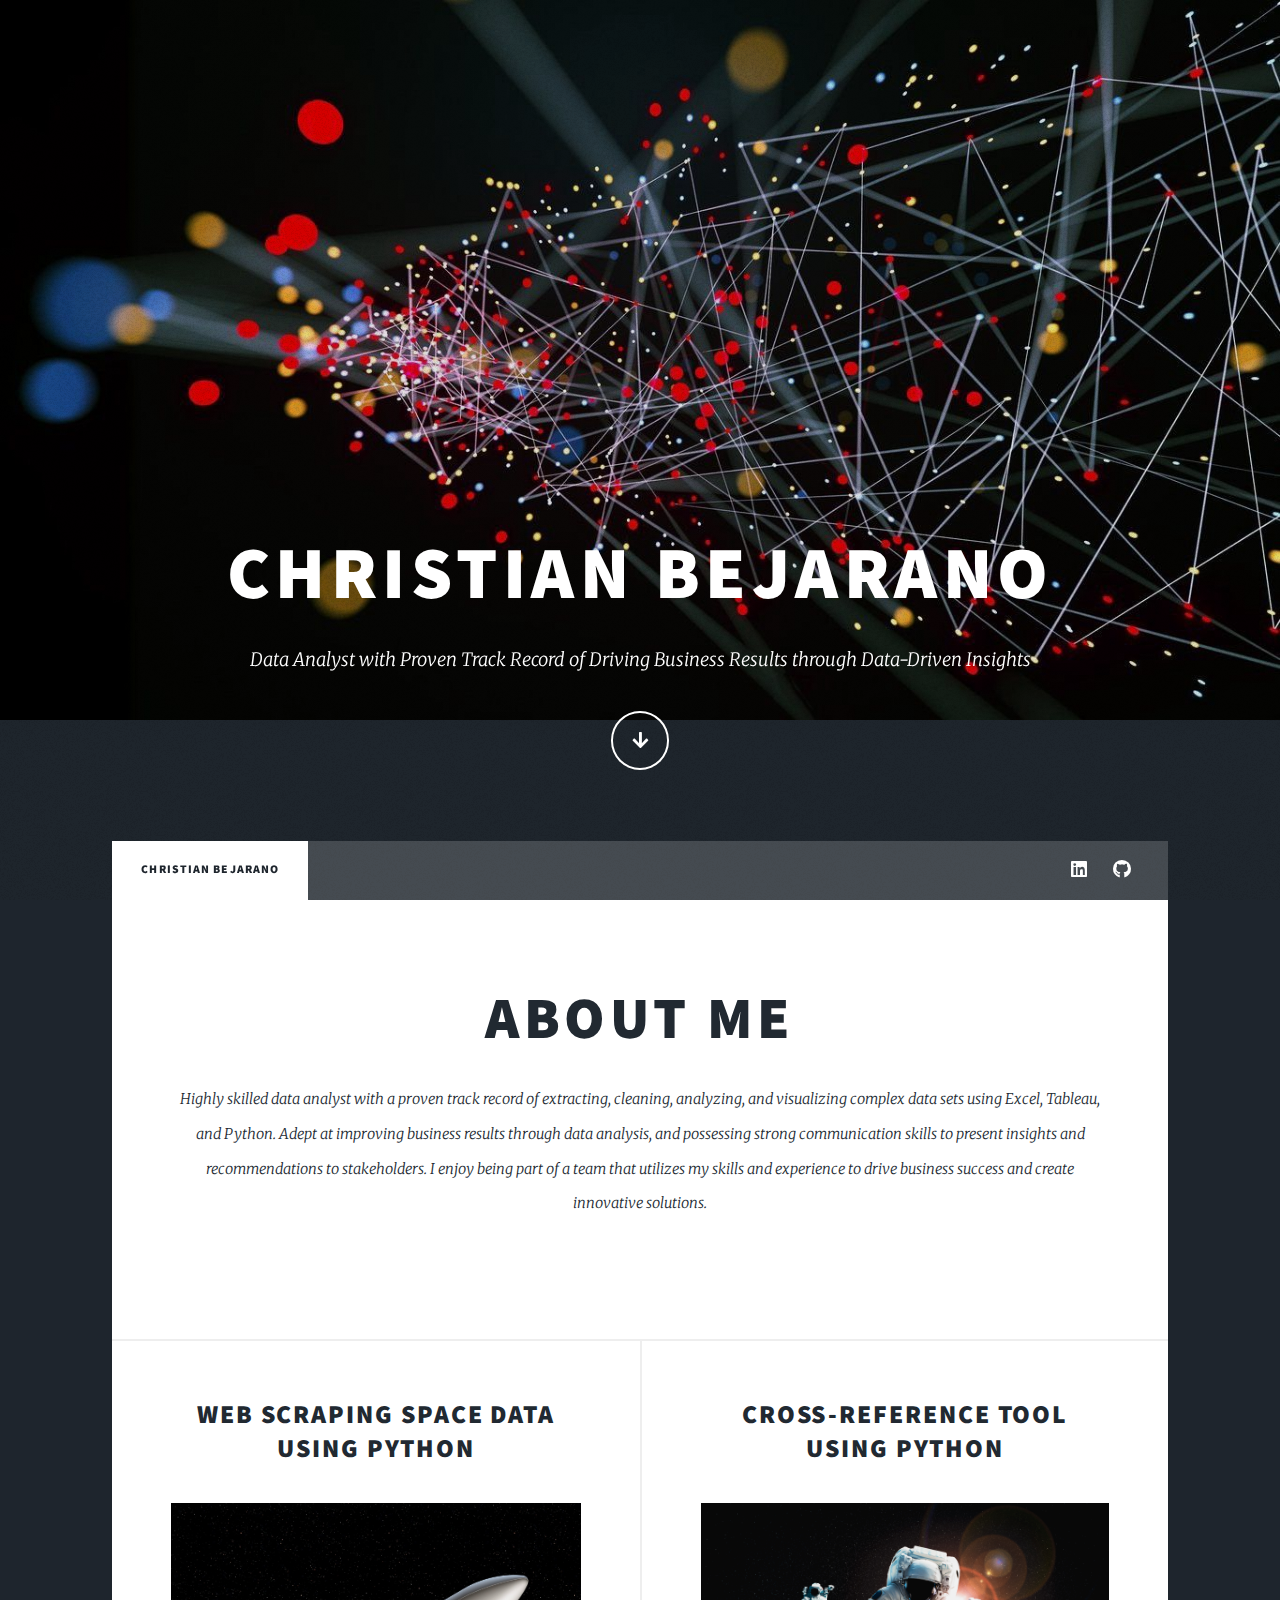
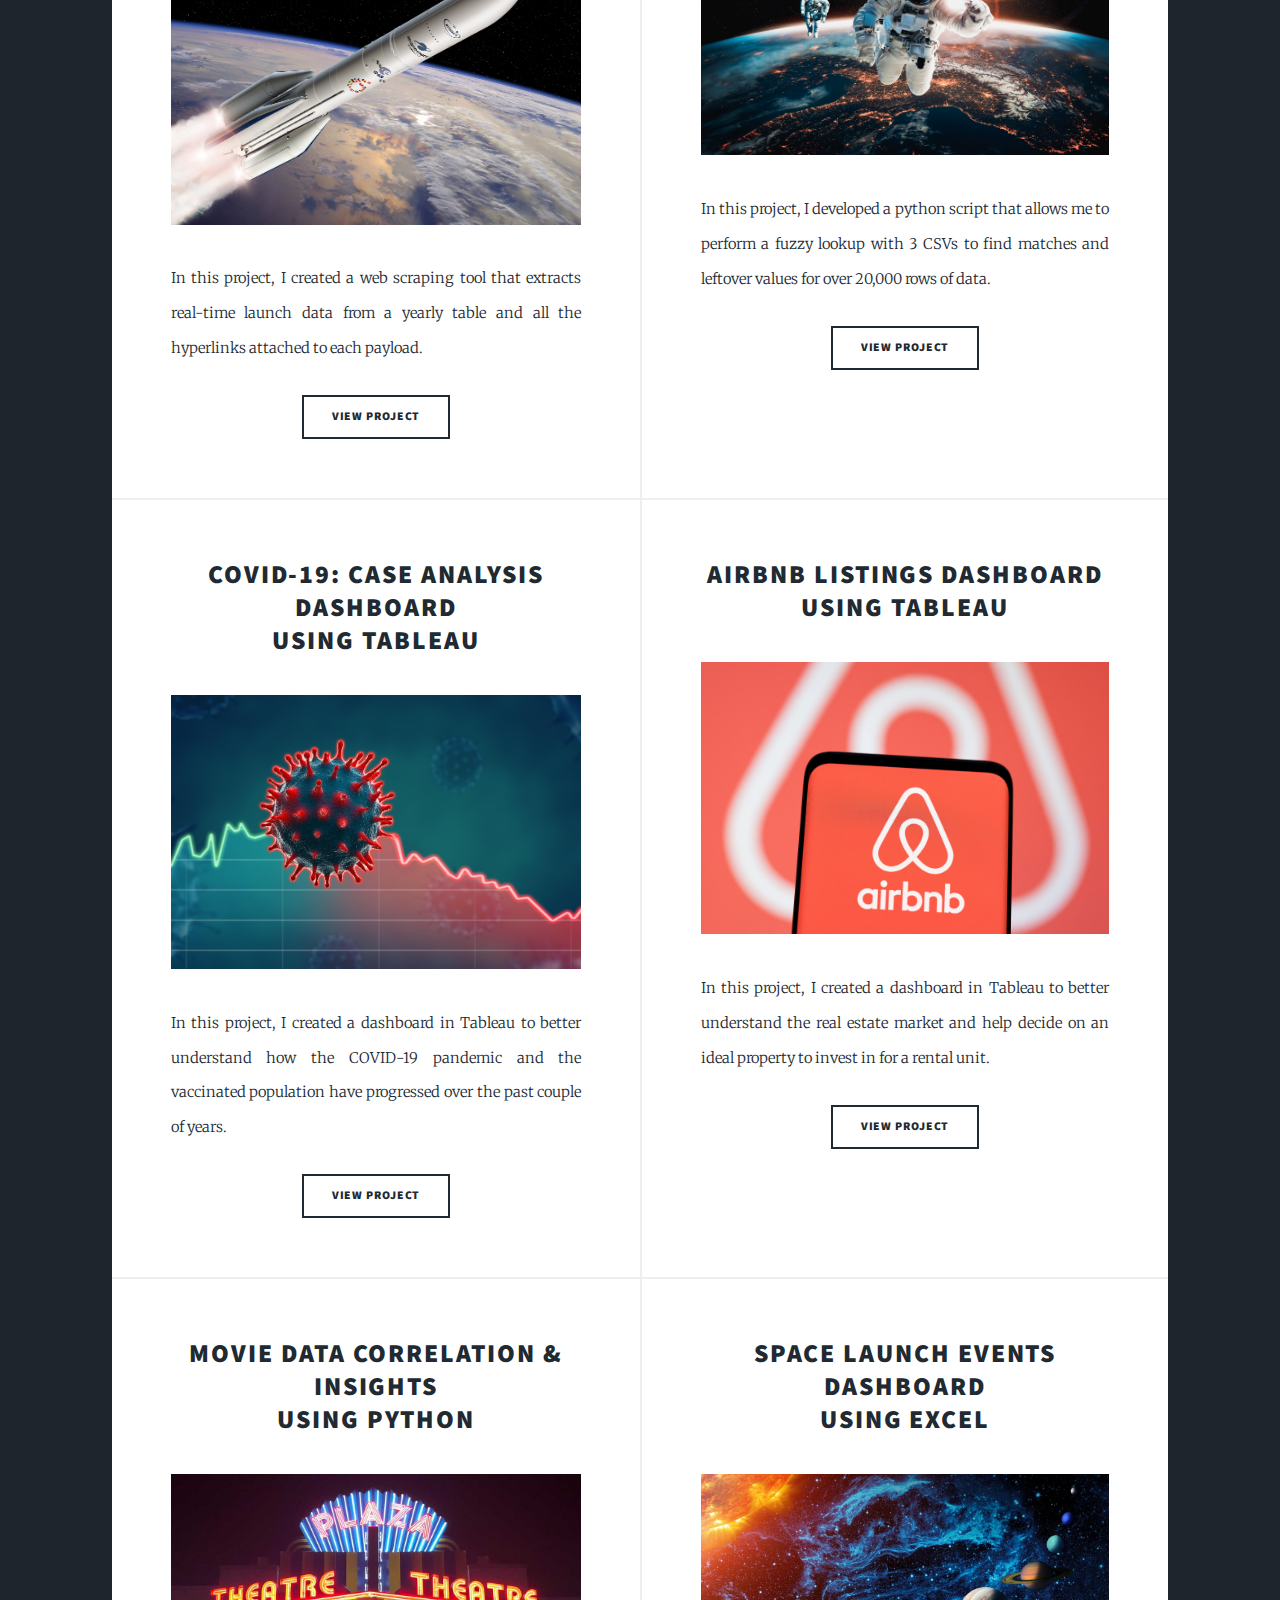
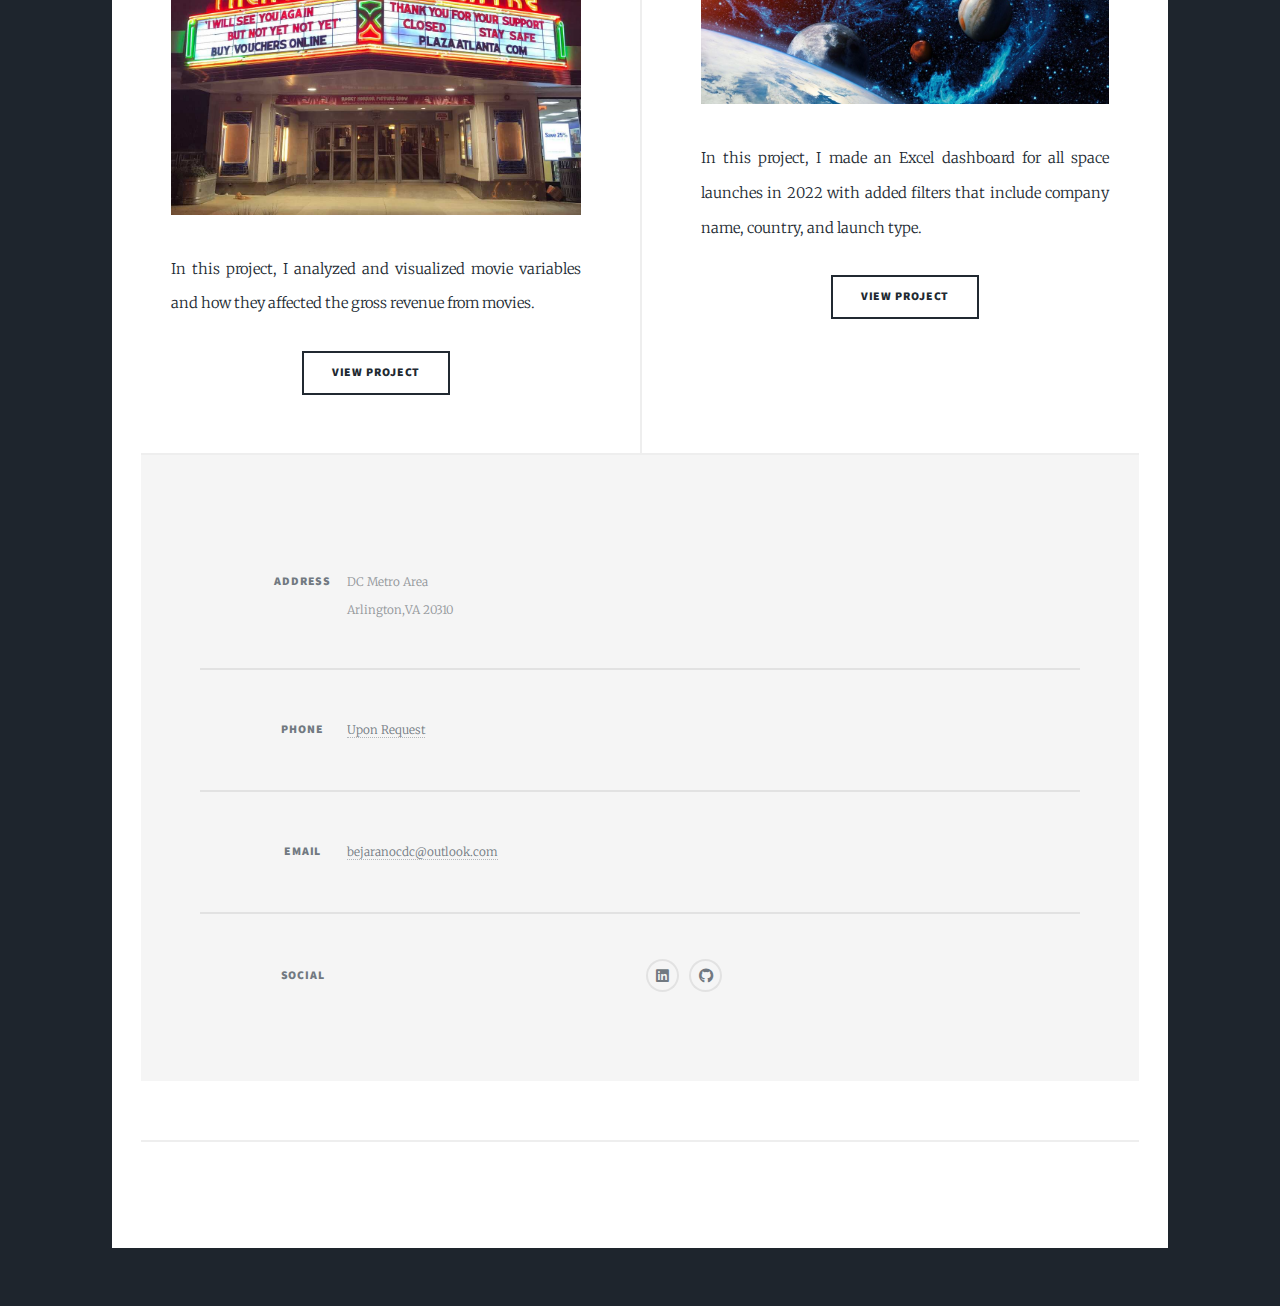
<file: index.html>
<!DOCTYPE HTML>
<!--
	Massively by HTML5 UP
	html5up.net | @ajlkn
	Free for personal and commercial use under the CCA 3.0 license (html5up.net/license)
-->
<html>
	<head>
		<title>Christian Bejarano Portfolio</title>
		<meta charset="utf-8" />
		<meta name="viewport" content="width=device-width, initial-scale=1, user-scalable=no" />
		<link rel="stylesheet" href="assets/css/main.css" />
		<noscript><link rel="stylesheet" href="assets/css/noscript.css" /></noscript>
	</head>
	<body class="is-preload">

		<!-- Wrapper -->
			<div id="wrapper" class="fade-in">

				<!-- Intro -->
					<div id="intro">
						<h1>Christian Bejarano</h1>
						<p>Data Analyst with Proven Track Record of Driving Business Results through Data-Driven Insights </p>
						<ul class="actions">
							<li><a href="#header" class="button icon solid solo fa-arrow-down scrolly">Continue</a></li>
						</ul>
					</div>

				<!-- Header -->
					<header id="header">
						<a href="index.html" class="logo">Portfolio</a>
					</header>

				<!-- Nav -->
					<nav id="nav">
						<ul class="links">
							<li class="active"><a href="index.html">Christian Bejarano</a></li>
						</ul>
						<ul class="icons">
							<li><a href="https://linkedin.com/in/bejaranoc" class="icon brands fa-linkedin"><span class="label">LinkedIn</span></a></li>
							<li><a href="https://github.com/cbejaranoc" class="icon brands fa-github"><span class="label">GitHub</span></a></li>
						</ul>
					</nav>

				<!-- Main -->
					<div id="main">

						<!-- Featured Post -->
							<article class="post featured">
								<header class="major">
									<h2><a>About Me </a></h2>
									<p>Highly skilled data analyst with a proven track record of extracting, cleaning, analyzing, and visualizing complex data sets using Excel, Tableau, and Python. Adept at improving business results through data analysis, and possessing strong communication skills to present insights and recommendations to stakeholders. I enjoy being part of a team that utilizes my skills and experience to drive business success and create innovative solutions.</p>
								</header>
							</article>

						<!-- Posts -->
							<section class="posts">
								<article>
									<header>
										<h2><a href="web_scraping_tool.html">Web Scraping Space Data<br />
										Using Python</a></h2>
									</header>
									<a href="web_scraping_tool.html" class="image fit"><img src="images/Space.jpg" alt="" /></a>
									<p>In this project, I created a web scraping tool that extracts real-time launch data from a yearly table and all the hyperlinks attached to each payload.</p>
									<ul class="actions special">
										<li><a href="web_scraping_tool.html" class="button">View Project</a></li>
									</ul>
								</article>
								<article>
									<header>
										<h2><a href="cross_reference_tool">Cross-Reference Tool<br />
										Using python</a></h2>
									</header>
									<a href="cross_reference_tool.html" class="image fit"><img src="images/Cross.jpg" alt="" /></a>
									<p> In this project, I developed a python script that allows me to perform a fuzzy lookup with 3 CSVs to find matches and leftover values for over 20,000 rows of data.</p>
									<ul class="actions special">
										<li><a href="cross_reference_tool.html" class="button">View Project</a></li>
									</ul>
								</article>
								<article>
									<header>
										<h2><a href="covid_analysis.html">Covid-19: Case Analysis Dashboard<br />
										Using Tableau</a></h2>
									</header>
									<a href="covid_analysis.html" class="image fit"><img src="images/Covid.jpg" alt="" /></a>
									<p>In this project, I created a dashboard in Tableau to better understand how the COVID-19 pandemic and the vaccinated population have progressed over the past couple of years.</p>
									<ul class="actions special">
										<li><a href="covid_analysis.html" class="button">View Project</a></li>
									</ul>
								</article>
								<article>
									<header>
										<h2><a href="airbnb_listings">AirBNB listings dashboard<br />
										Using Tableau</a></h2>
									</header>
									<a href="airbnb_listings.html" class="image fit"><img src="images/Air.jpg" alt="" /></a>
									<p> In this project, I created a dashboard in Tableau to better understand the real estate market and help decide on an ideal property to invest in for a rental unit.</p>
									<ul class="actions special">
										<li><a href="airbnb_listings.html" class="button">View Project</a></li>
									</ul>
								</article>
								<article>
									<header>
										<h2><a href="movie_correlation.html">Movie Data Correlation & Insights<br />
										Using Python</a></h2>
									</header>
									<a href="movie_correlation.html" class="image fit"><img src="images/Movie.jpeg" alt="" /></a>
									<p>In this project, I analyzed and visualized movie variables and how they affected the gross revenue from movies.</p>
									<ul class="actions special">
										<li><a href="movie_correlation.html" class="button">View Project</a></li>
									</ul>
								</article>
								<article>
									<header>
										<h2><a href="le_dashboard.html">Space Launch Events Dashboard<br />
										Using Excel</a></h2>
									</header>
									<a href="le_dashboard.html" class="image fit"><img src="images/XLS.jpg" alt="" /></a>
									<p>In this project, I made an Excel dashboard for all space launches in 2022 with added filters that include company name, country, and launch type.</p>
									<ul class="actions special">
										<li><a href="le_dashboard.html" class="button">View Project</a></li>
									</ul>
								</article>
							</section>

				<!-- Footer -->
					<footer id="footer">
						<section class="split contact">
							<section class="alt">
								<h3>Address</h3>
								<p>DC Metro Area<br />
								Arlington,VA 20310</p>
							</section>
							<section>
								<h3>Phone</h3>
								<p><a> Upon Request</a></p>
							</section>
							<section>
								<h3>Email</h3>
								<p><a> bejaranocdc@outlook.com</a></p>
							</section>
							<section>
								<h3>Social</h3>
								<ul class="icons alt">
									<li><a href="https://linkedin.com/in/bejaranoc" class="icon brands alt fa-linkedin"><span class="label">LinkedIn</span></a></li>
									<li><a href="https://github.com/cbejaranoc" class="icon brands alt fa-github"><span class="label">GitHub</span></a></li>
								</ul>
							</section>
						</section>
					</footer>

				<!-- Copyright -->
					<div id="copyright">
						<ul><li>Design: <a href="https://html5up.net">HTML5 UP</a></li></ul>
					</div>

			</div>

		<!-- Scripts -->
			<script src="assets/js/jquery.min.js"></script>
			<script src="assets/js/jquery.scrollex.min.js"></script>
			<script src="assets/js/jquery.scrolly.min.js"></script>
			<script src="assets/js/browser.min.js"></script>
			<script src="assets/js/breakpoints.min.js"></script>
			<script src="assets/js/util.js"></script>
			<script src="assets/js/main.js"></script>

	</body>
</html>
</file>
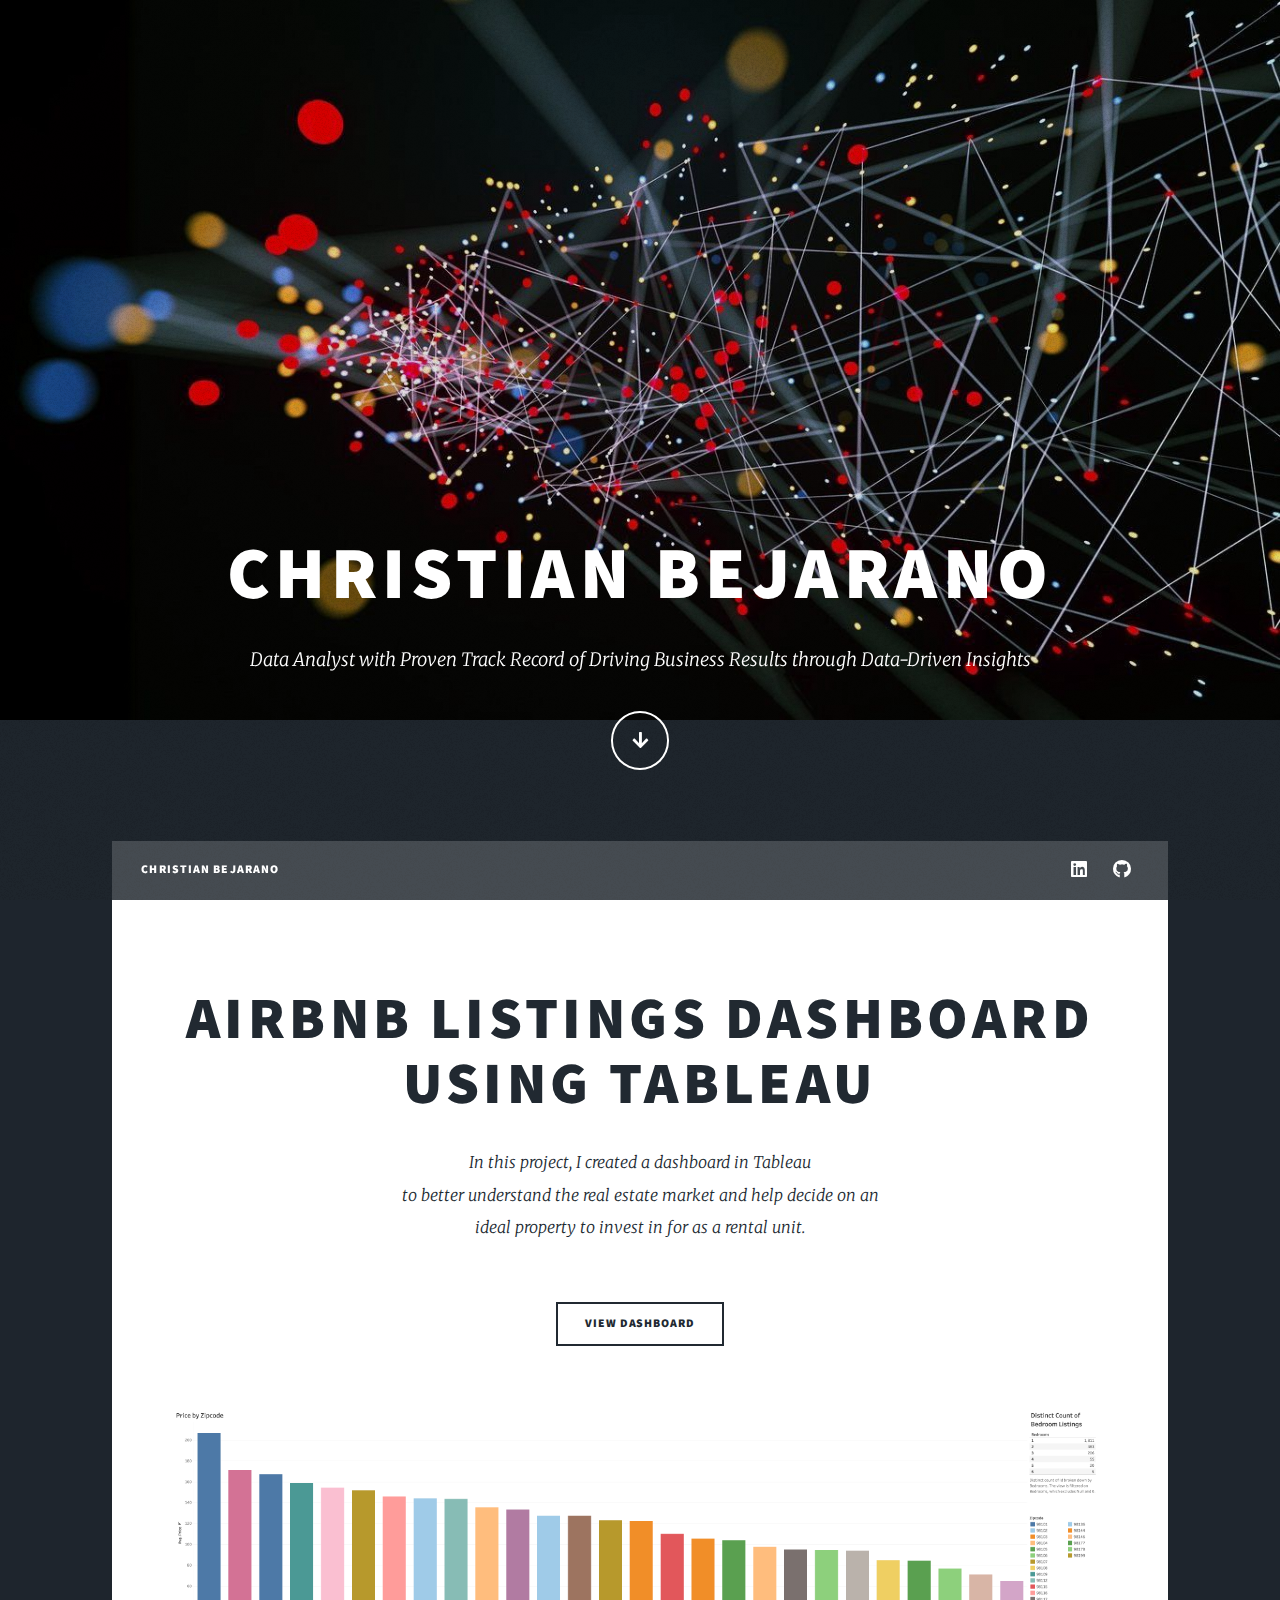
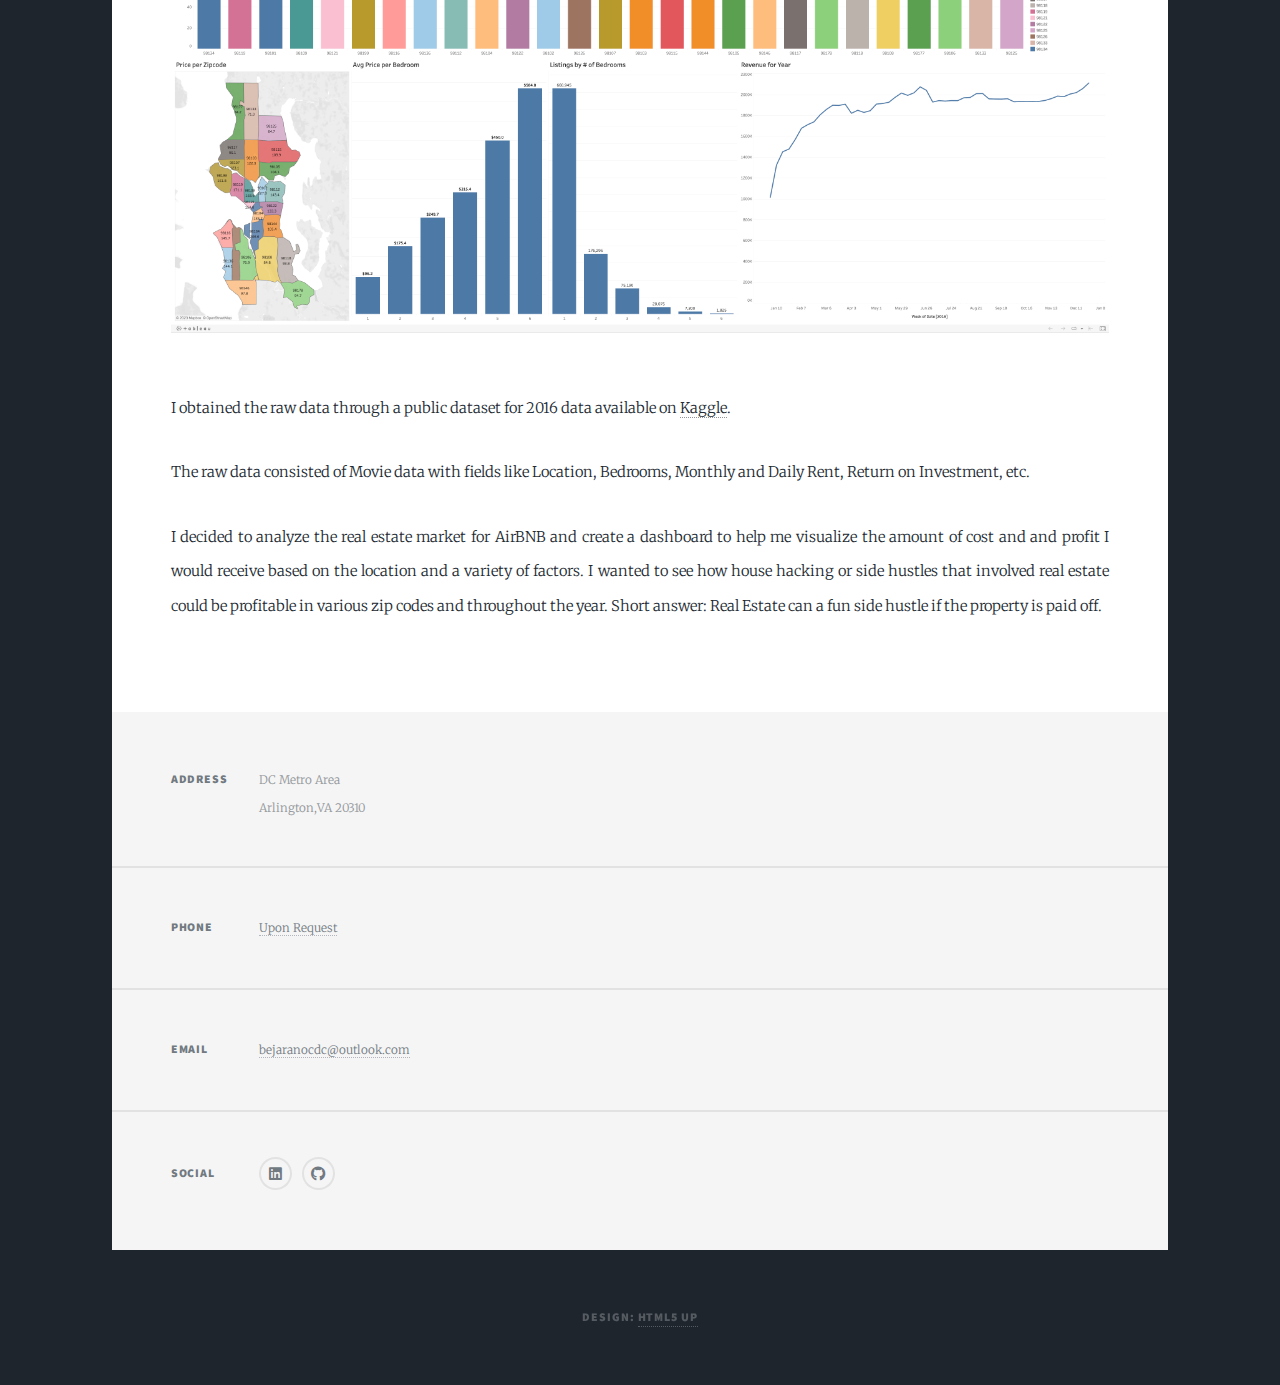
<file: airbnb_listings.html>
<!DOCTYPE HTML>
<!--
	Massively by HTML5 UP
	html5up.net | @ajlkn
	Free for personal and commercial use under the CCA 3.0 license (html5up.net/license)
-->
<html>
	<head>
		<title>AirBnB Listings Dashboard</title>
		<meta charset="utf-8" />
		<meta name="viewport" content="width=device-width, initial-scale=1, user-scalable=no" />
		<link rel="stylesheet" href="assets/css/main.css" />
		<noscript><link rel="stylesheet" href="assets/css/noscript.css" /></noscript>
	</head>
	<body class="is-preload">

		<!-- Wrapper -->
			<div id="wrapper" class="fade-in">

				<!-- Intro -->
				<div id="intro">
					<h1>Christian Bejarano</h1>
					<p>Data Analyst with Proven Track Record of Driving Business Results through Data-Driven Insights </p>
					<ul class="actions">
						<li><a href="#header" class="button icon solid solo fa-arrow-down scrolly">Continue</a></li>
					</ul>
				</div>

				<!-- Header -->
					<header id="header">
						<a href="index.html" class="logo">Portfolio</a>
					</header>

				<!-- Nav -->
					<nav id="nav">
						<ul class="links">
							<li><a href="index.html">Christian Bejarano</a></li>
						</ul>
						<ul class="icons">
							<li><a href="https://linkedin.com/in/bejaranoc" class="icon brands fa-linkedin"><span class="label">LinkedIn</span></a></li>
							<li><a href="https://github.com/cbejaranoc" class="icon brands fa-github"><span class="label">GitHub</span></a></li>
						</ul>
					</nav>

				<!-- Main -->
					<div id="main">

						<!-- Post -->
							<section class="post">
								<header class="major">
									<h1>AirBNB Listings Dashboard<br />
									Using Tableau</h1>
									<p>In this project, I created a dashboard in Tableau <br />
									to better understand the real estate market and help decide on an <br />
									ideal property to invest in for as a rental unit.</p>
								</header>
								<ul class="actions special">
									<li><a href="https://public.tableau.com/app/profile/christian.bejarano/viz/AirBnBDashboard_16775511960820/Dashboard1" class="button">View Dashboard</a></li>
								</ul>
								<div class="image main"><img src="images/BNBD.jpg" alt="" /></div>
								<p>
								I obtained the raw data through a public dataset for 2016 data available on <a href="https://www.kaggle.com/code/qusaybtoush1990/airbnb-analysis-dataset">Kaggle</a>. 
								</p>
								<p>
								The raw data consisted of Movie data with fields like Location, Bedrooms, Monthly and Daily Rent, Return on Investment, etc.
								</p>
								<p>
								I decided to analyze the real estate market for AirBNB and create a dashboard to help me visualize the amount of cost and and profit I would receive based on the location and a variety of factors.
								I wanted to see how house hacking or side hustles that involved real estate could be profitable in various zip codes and throughout the year. Short answer: Real Estate can a fun side hustle if the property is paid off.
								</p>
							</section>

					</div>

				<!-- Footer -->
					<footer id="footer">
						<section class="split contact">
							<section class="alt">
								<h3>Address</h3>
								<p>DC Metro Area<br />
									Arlington,VA 20310</p>
							</section>
							<section>
								<h3>Phone</h3>
								<p><a>Upon Request</a></p>
							</section>
							<section>
								<h3>Email</h3>
								<p><a>bejaranocdc@outlook.com</a></p>
							</section>
							<section>
								<h3>Social</h3>
								<ul class="icons alt">
									<li><a href="https://linkedin.com/in/bejaranoc" class="icon brands fa-linkedin"><span class="label">LinkedIn</span></a></li>
									<li><a href="https://github.com/cbejaranoc" class="icon brands fa-github"><span class="label">GitHub</span></a></li>
								</ul>
							</section>
						</section>
					</footer>

				<!-- Copyright -->
					<div id="copyright">
						<ul><li>Design: <a href="https://html5up.net">HTML5 UP</a></li></ul>
					</div>

			</div>

		<!-- Scripts -->
			<script src="assets/js/jquery.min.js"></script>
			<script src="assets/js/jquery.scrollex.min.js"></script>
			<script src="assets/js/jquery.scrolly.min.js"></script>
			<script src="assets/js/browser.min.js"></script>
			<script src="assets/js/breakpoints.min.js"></script>
			<script src="assets/js/util.js"></script>
			<script src="assets/js/main.js"></script>

	</body>
</html>
</file>
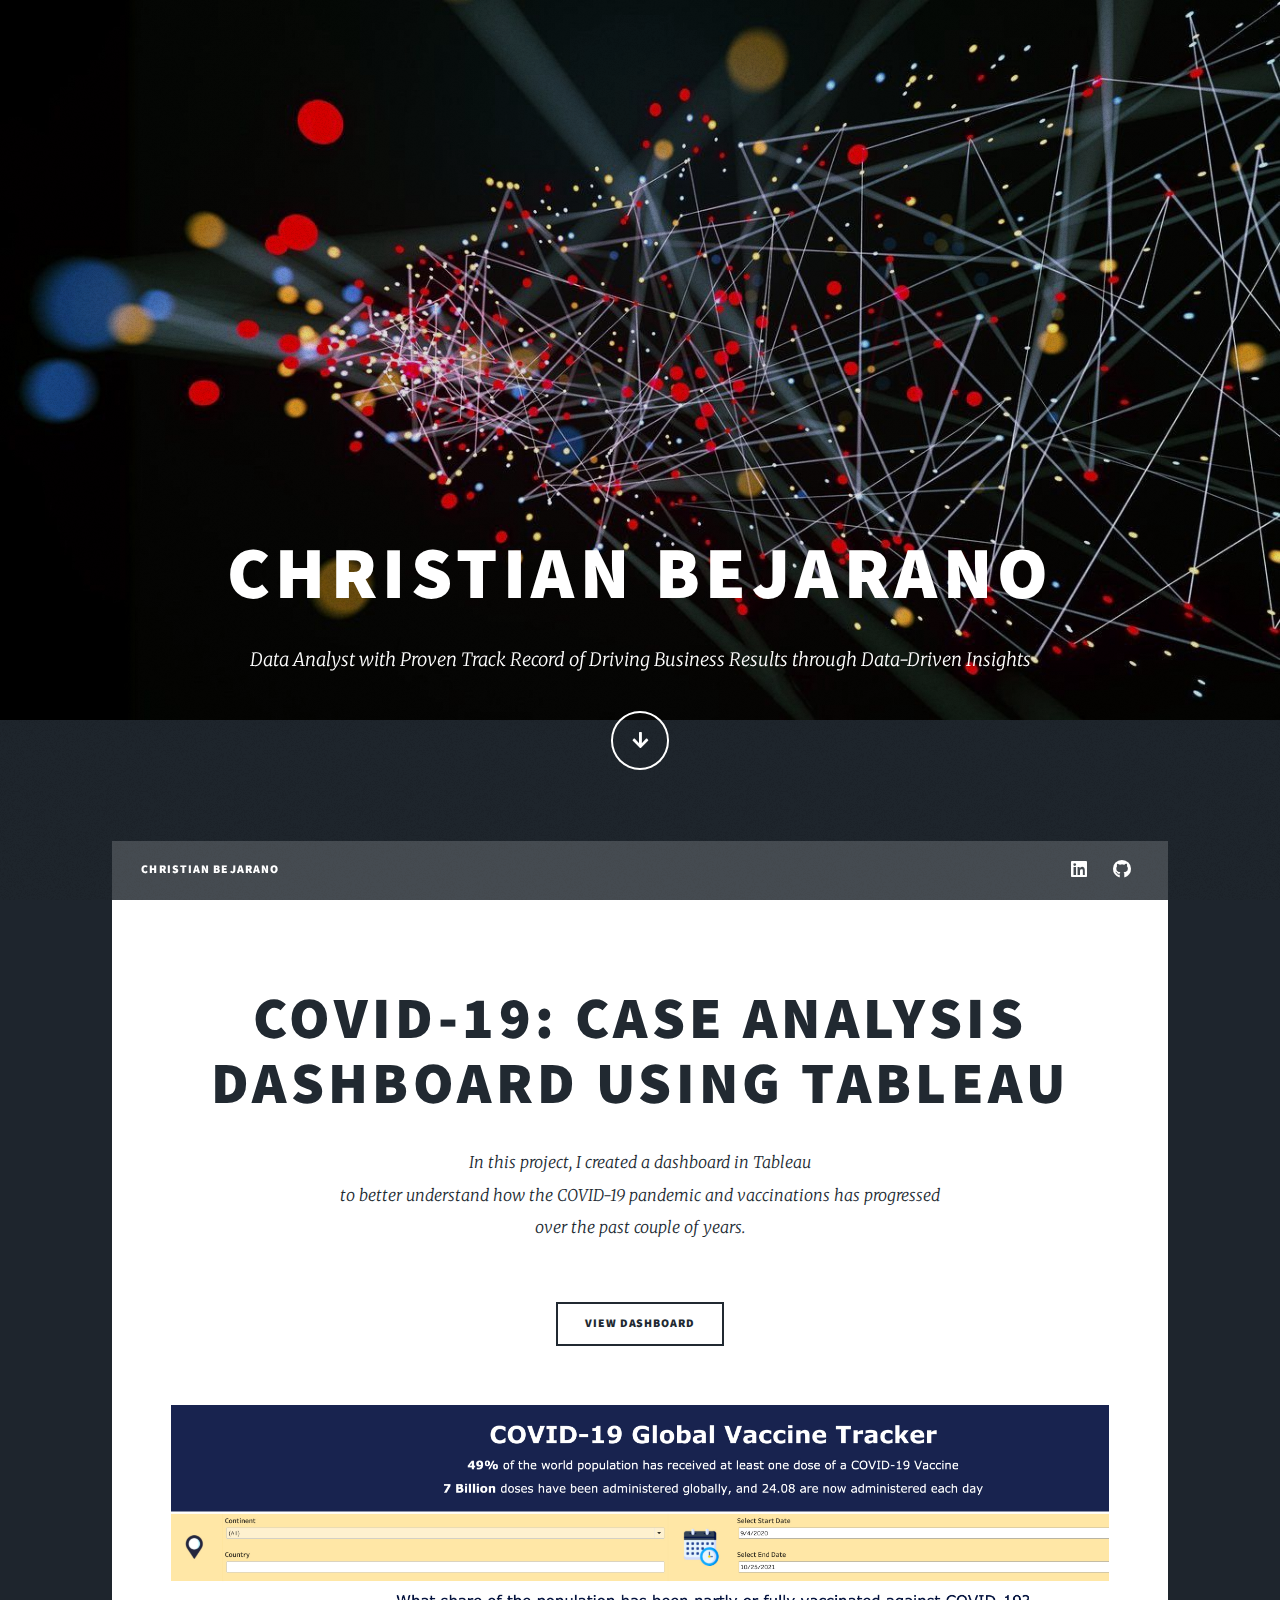
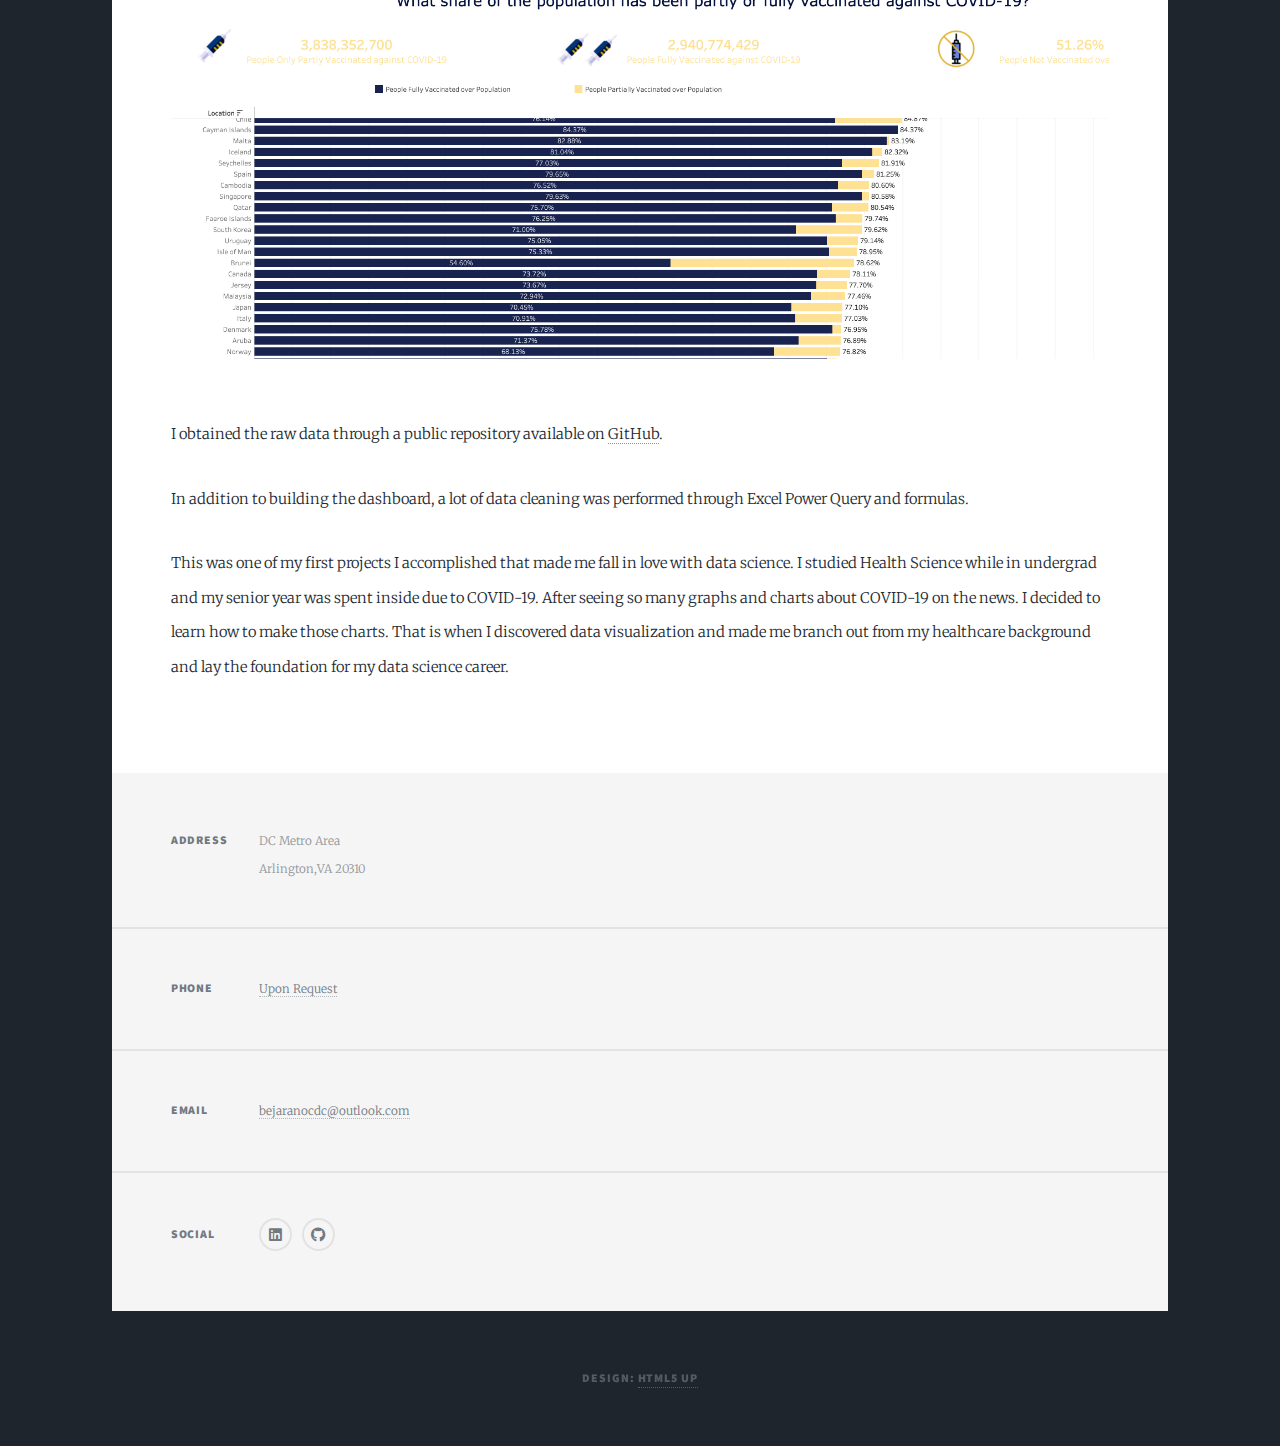
<file: covid_analysis.html>
<!DOCTYPE HTML>
<!--
	Massively by HTML5 UP
	html5up.net | @ajlkn
	Free for personal and commercial use under the CCA 3.0 license (html5up.net/license)
-->
<html>
	<head>
		<title>COVID-19 Case Analysis Dashboard</title>
		<meta charset="utf-8" />
		<meta name="viewport" content="width=device-width, initial-scale=1, user-scalable=no" />
		<link rel="stylesheet" href="assets/css/main.css" />
		<noscript><link rel="stylesheet" href="assets/css/noscript.css" /></noscript>
	</head>
	<body class="is-preload">

		<!-- Wrapper -->
			<div id="wrapper" class="fade-in">

				<!-- Intro -->
				<div id="intro">
					<h1>Christian Bejarano</h1>
					<p>Data Analyst with Proven Track Record of Driving Business Results through Data-Driven Insights </p>
					<ul class="actions">
						<li><a href="#header" class="button icon solid solo fa-arrow-down scrolly">Continue</a></li>
					</ul>
				</div>

				<!-- Header -->
					<header id="header">
						<a href="index.html" class="logo">Portfolio</a>
					</header>

				<!-- Nav -->
					<nav id="nav">
						<ul class="links">
							<li><a href="index.html">Christian Bejarano</a></li>
						</ul>
						<ul class="icons">
							<li><a href="https://linkedin.com/in/bejaranoc" class="icon brands fa-linkedin"><span class="label">LinkedIn</span></a></li>
							<li><a href="https://github.com/cbejaranoc" class="icon brands fa-github"><span class="label">GitHub</span></a></li>
						</ul>
					</nav>

				<!-- Main -->
					<div id="main">

						<!-- Post -->
							<section class="post">
								<header class="major">
									<h1>COVID-19: Case Analysis Dashboard
									Using Tableau</h1>
									<p>In this project, I created a dashboard in Tableau <br />
									to better understand how the COVID-19 pandemic and vaccinations has progressed <br />
									over the past couple of years.</p>
								</header>
								<ul class="actions special">
									<li><a href="https://public.tableau.com/app/profile/christian.bejarano/viz/COVID-19VaccineTracker_16755660671730/GlobalVaccineTracker" class="button">View Dashboard</a></li>
								</ul>
								<div class="image main"><img src="images/C19D.jpg" alt="" /></div>
								<p>
								I obtained the raw data through a public repository available on <a href="https://github.com/owid/covid-19-data/tree/master/public/data">GitHub</a>. 
								</p>
								<p>
								In addition to building the dashboard, a lot of data cleaning was performed through Excel Power Query and formulas.
								</p>
								This was one of my first projects I accomplished that made me fall in love with data science. I studied Health Science while in undergrad and my senior year was spent inside due to COVID-19. After seeing so many graphs and charts about COVID-19 on the news.
								I decided to learn how to make those charts. That is when I discovered data visualization and made me branch out from my healthcare background and lay the foundation for my data science career.
								<p>
								
								</p>
							</section>

					</div>

				<!-- Footer -->
					<footer id="footer">
						<section class="split contact">
							<section class="alt">
								<h3>Address</h3>
								<p>DC Metro Area<br />
									Arlington,VA 20310</p>
							</section>
							<section>
								<h3>Phone</h3>
								<p><a>Upon Request</a></p>
							</section>
							<section>
								<h3>Email</h3>
								<p><a>bejaranocdc@outlook.com</a></p>
							</section>
							<section>
								<h3>Social</h3>
								<ul class="icons alt">
									<li><a href="https://linkedin.com/in/bejaranoc" class="icon brands fa-linkedin"><span class="label">LinkedIn</span></a></li>
									<li><a href="https://github.com/cbejaranoc" class="icon brands fa-github"><span class="label">GitHub</span></a></li>
								</ul>
							</section>
						</section>
					</footer>

				<!-- Copyright -->
					<div id="copyright">
						<ul><li>Design: <a href="https://html5up.net">HTML5 UP</a></li></ul>
					</div>

			</div>

		<!-- Scripts -->
			<script src="assets/js/jquery.min.js"></script>
			<script src="assets/js/jquery.scrollex.min.js"></script>
			<script src="assets/js/jquery.scrolly.min.js"></script>
			<script src="assets/js/browser.min.js"></script>
			<script src="assets/js/breakpoints.min.js"></script>
			<script src="assets/js/util.js"></script>
			<script src="assets/js/main.js"></script>

	</body>
</html>
</file>
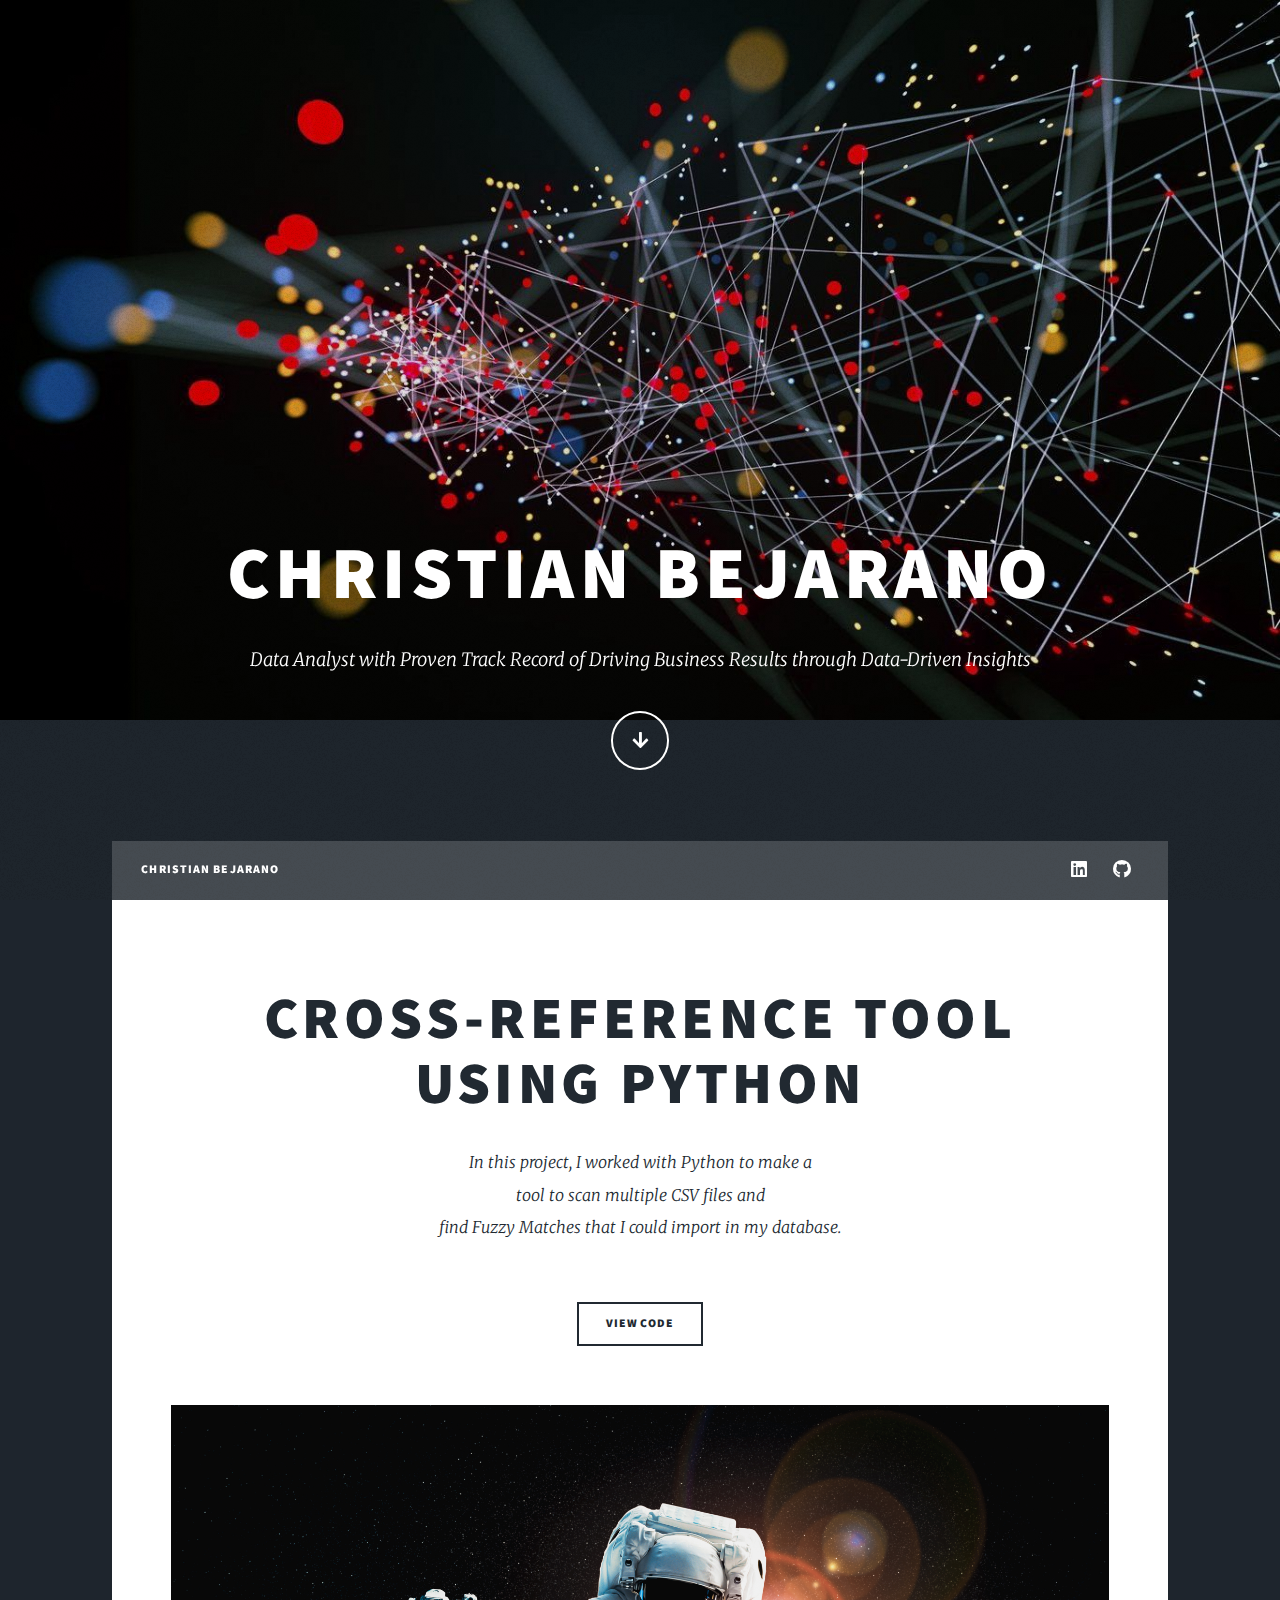
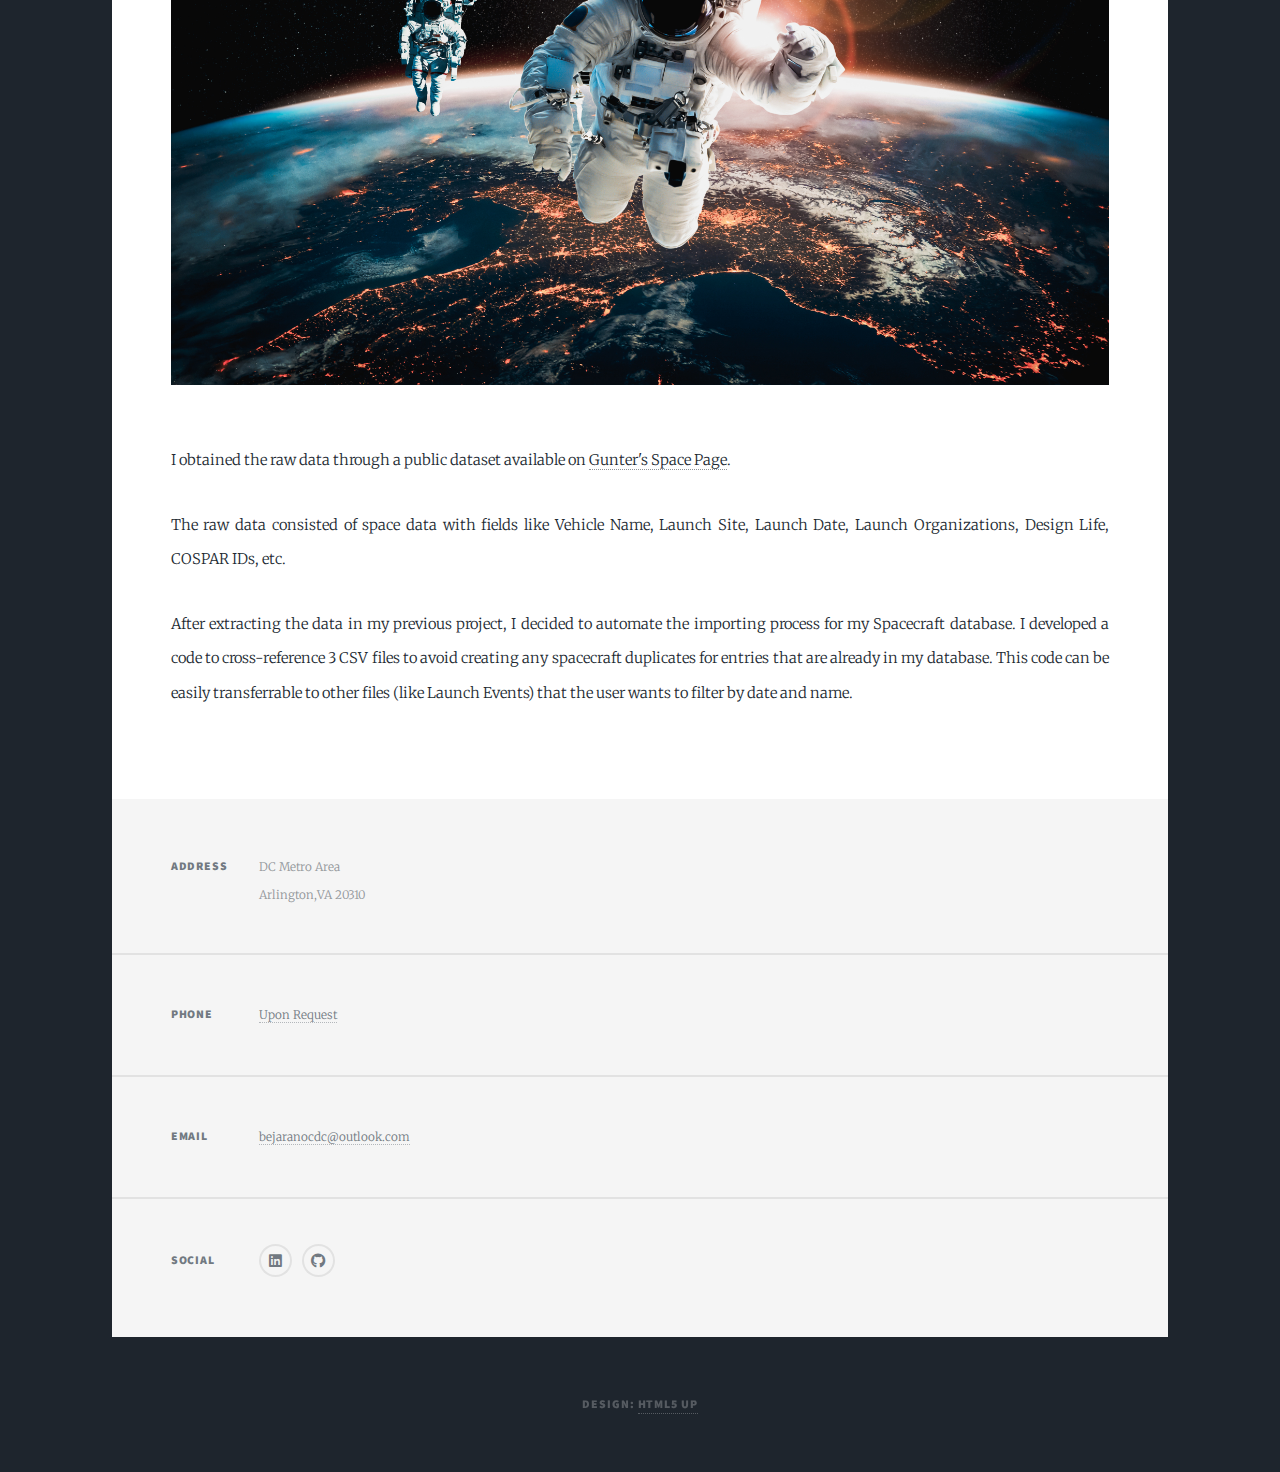
<file: cross_reference_tool.html>
<!DOCTYPE HTML>
<!--
	Massively by HTML5 UP
	html5up.net | @ajlkn
	Free for personal and commercial use under the CCA 3.0 license (html5up.net/license)
-->
<html>
	<head>
		<title>Cross Reference Tool</title>
		<meta charset="utf-8" />
		<meta name="viewport" content="width=device-width, initial-scale=1, user-scalable=no" />
		<link rel="stylesheet" href="assets/css/main.css" />
		<noscript><link rel="stylesheet" href="assets/css/noscript.css" /></noscript>
	</head>
	<body class="is-preload">

		<!-- Wrapper -->
			<div id="wrapper" class="fade-in">

				<!-- Intro -->
				<div id="intro">
					<h1>Christian Bejarano</h1>
					<p>Data Analyst with Proven Track Record of Driving Business Results through Data-Driven Insights </p>
					<ul class="actions">
						<li><a href="#header" class="button icon solid solo fa-arrow-down scrolly">Continue</a></li>
					</ul>
				</div>

				<!-- Header -->
					<header id="header">
						<a href="index.html" class="logo">Portfolio</a>
					</header>

				<!-- Nav -->
					<nav id="nav">
						<ul class="links">
							<li><a href="index.html">Christian Bejarano</a></li>
						</ul>
						<ul class="icons">
							<li><a href="https://linkedin.com/in/bejaranoc" class="icon brands fa-linkedin"><span class="label">LinkedIn</span></a></li>
							<li><a href="https://github.com/cbejaranoc" class="icon brands fa-github"><span class="label">GitHub</span></a></li>
						</ul>
					</nav>

				<!-- Main -->
					<div id="main">

						<!-- Post -->
							<section class="post">
								<header class="major">
									<h1>Cross-Reference Tool<br />
									Using Python</h1>
									<p>In this project, I worked with Python to make a <br />
									tool to scan multiple CSV files and <br />
									find Fuzzy Matches that I could import in my database.</p>
								</header>
								<ul class="actions special">
									<li><a href="https://github.com/cbejaranoc/Web-Scraper/tree/main/GMatches" class="button">View Code</a></li>
								</ul>
								<div class="image main"><img src="images/Cross.jpg" alt="" /></div>
								<p>
								I obtained the raw data through a public dataset available on <a href="https://space.skyrocket.de/doc_chr/lau2023.htm">Gunter's Space Page</a>. 
								</p>
								<p>
								The raw data consisted of space data with fields like Vehicle Name, Launch Site, Launch Date, Launch Organizations, Design Life, COSPAR IDs, etc.
								</p>
								<p>
								After extracting the data in my previous project, I decided to automate the importing process for my Spacecraft database. 
								I developed a code to cross-reference 3 CSV files to avoid creating any spacecraft duplicates for entries that are already in my database.
								This code can be easily transferrable to other files (like Launch Events) that the user wants to filter by date and name.
								</p>
							</section>

					</div>

				<!-- Footer -->
					<footer id="footer">
						<section class="split contact">
							<section class="alt">
								<h3>Address</h3>
								<p>DC Metro Area<br />
									Arlington,VA 20310</p>
							</section>
							<section>
								<h3>Phone</h3>
								<p><a>Upon Request</a></p>
							</section>
							<section>
								<h3>Email</h3>
								<p><a>bejaranocdc@outlook.com</a></p>
							</section>
							<section>
								<h3>Social</h3>
								<ul class="icons alt">
									<li><a href="https://linkedin.com/in/bejaranoc" class="icon brands fa-linkedin"><span class="label">LinkedIn</span></a></li>
									<li><a href="https://github.com/cbejaranoc" class="icon brands fa-github"><span class="label">GitHub</span></a></li>
								</ul>
							</section>
						</section>
					</footer>

				<!-- Copyright -->
					<div id="copyright">
						<ul><li>Design: <a href="https://html5up.net">HTML5 UP</a></li></ul>
					</div>

			</div>

		<!-- Scripts -->
			<script src="assets/js/jquery.min.js"></script>
			<script src="assets/js/jquery.scrollex.min.js"></script>
			<script src="assets/js/jquery.scrolly.min.js"></script>
			<script src="assets/js/browser.min.js"></script>
			<script src="assets/js/breakpoints.min.js"></script>
			<script src="assets/js/util.js"></script>
			<script src="assets/js/main.js"></script>

	</body>
</html>
</file>
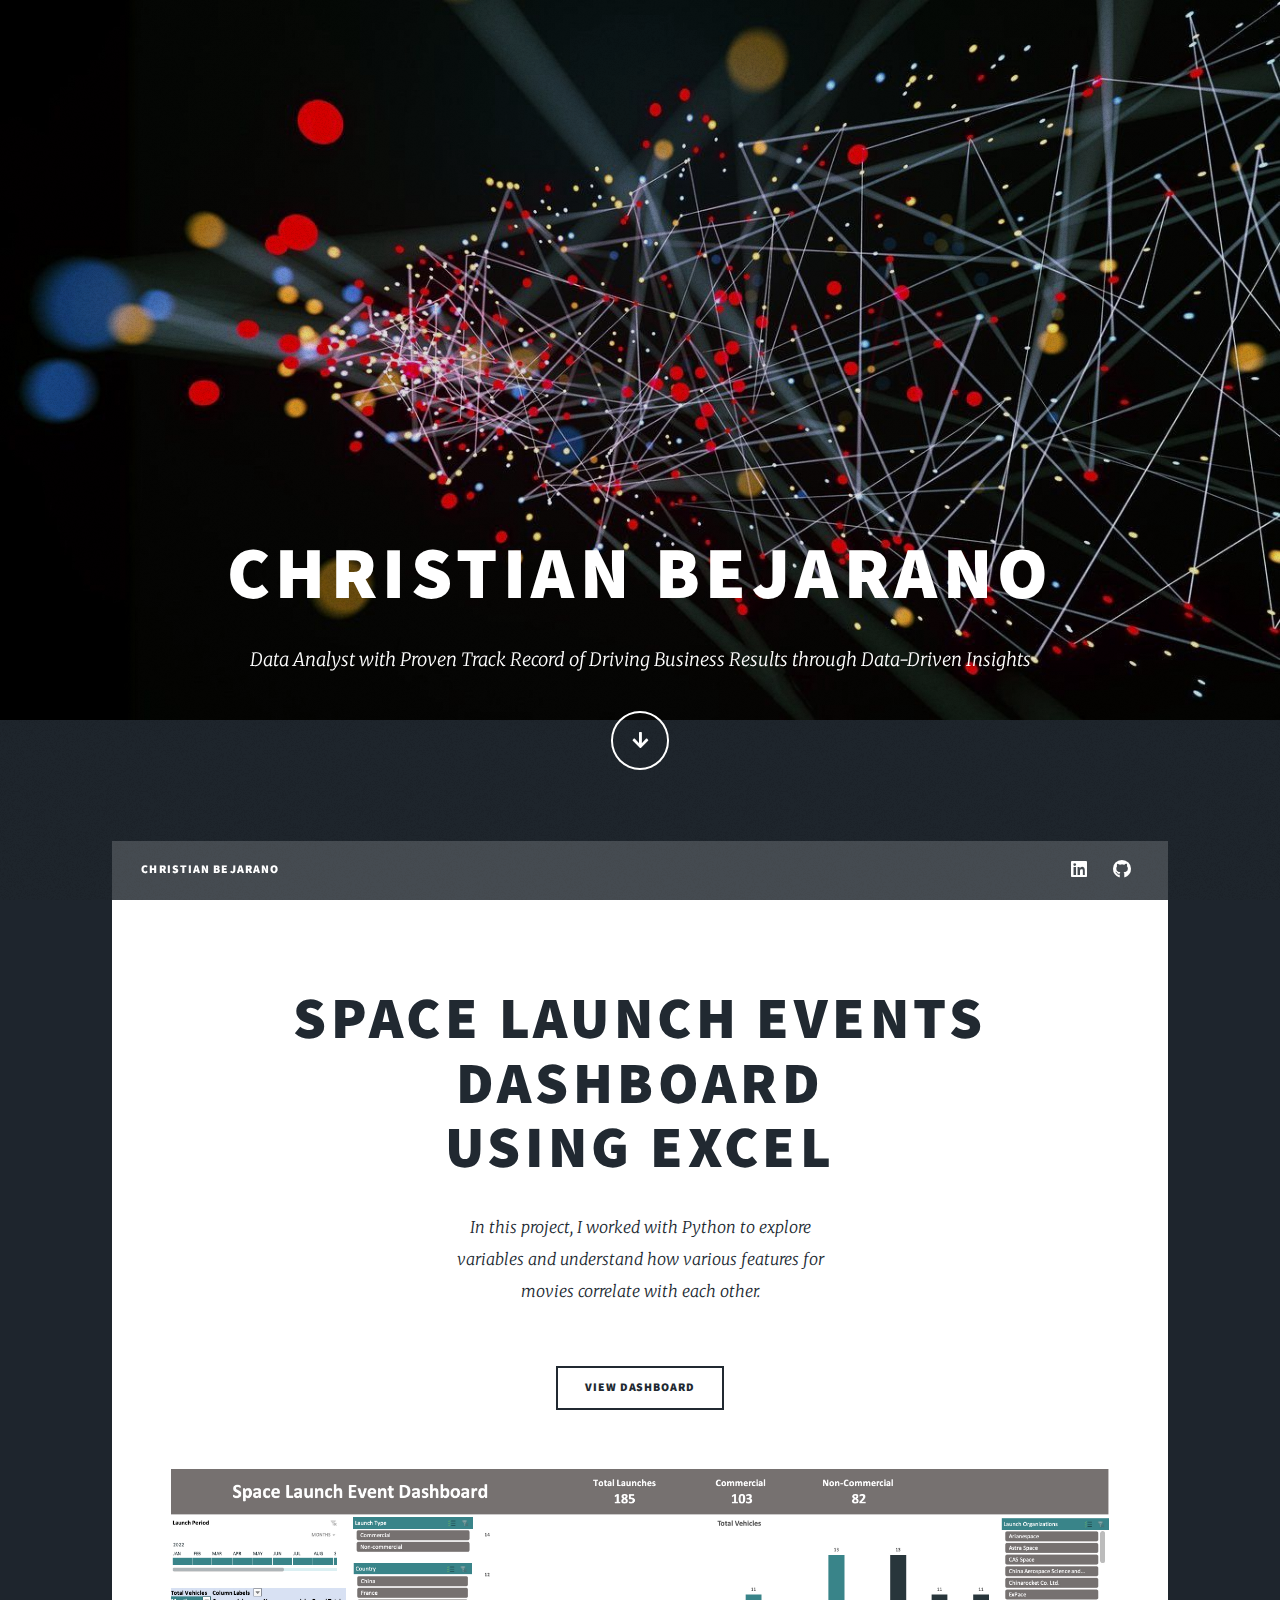
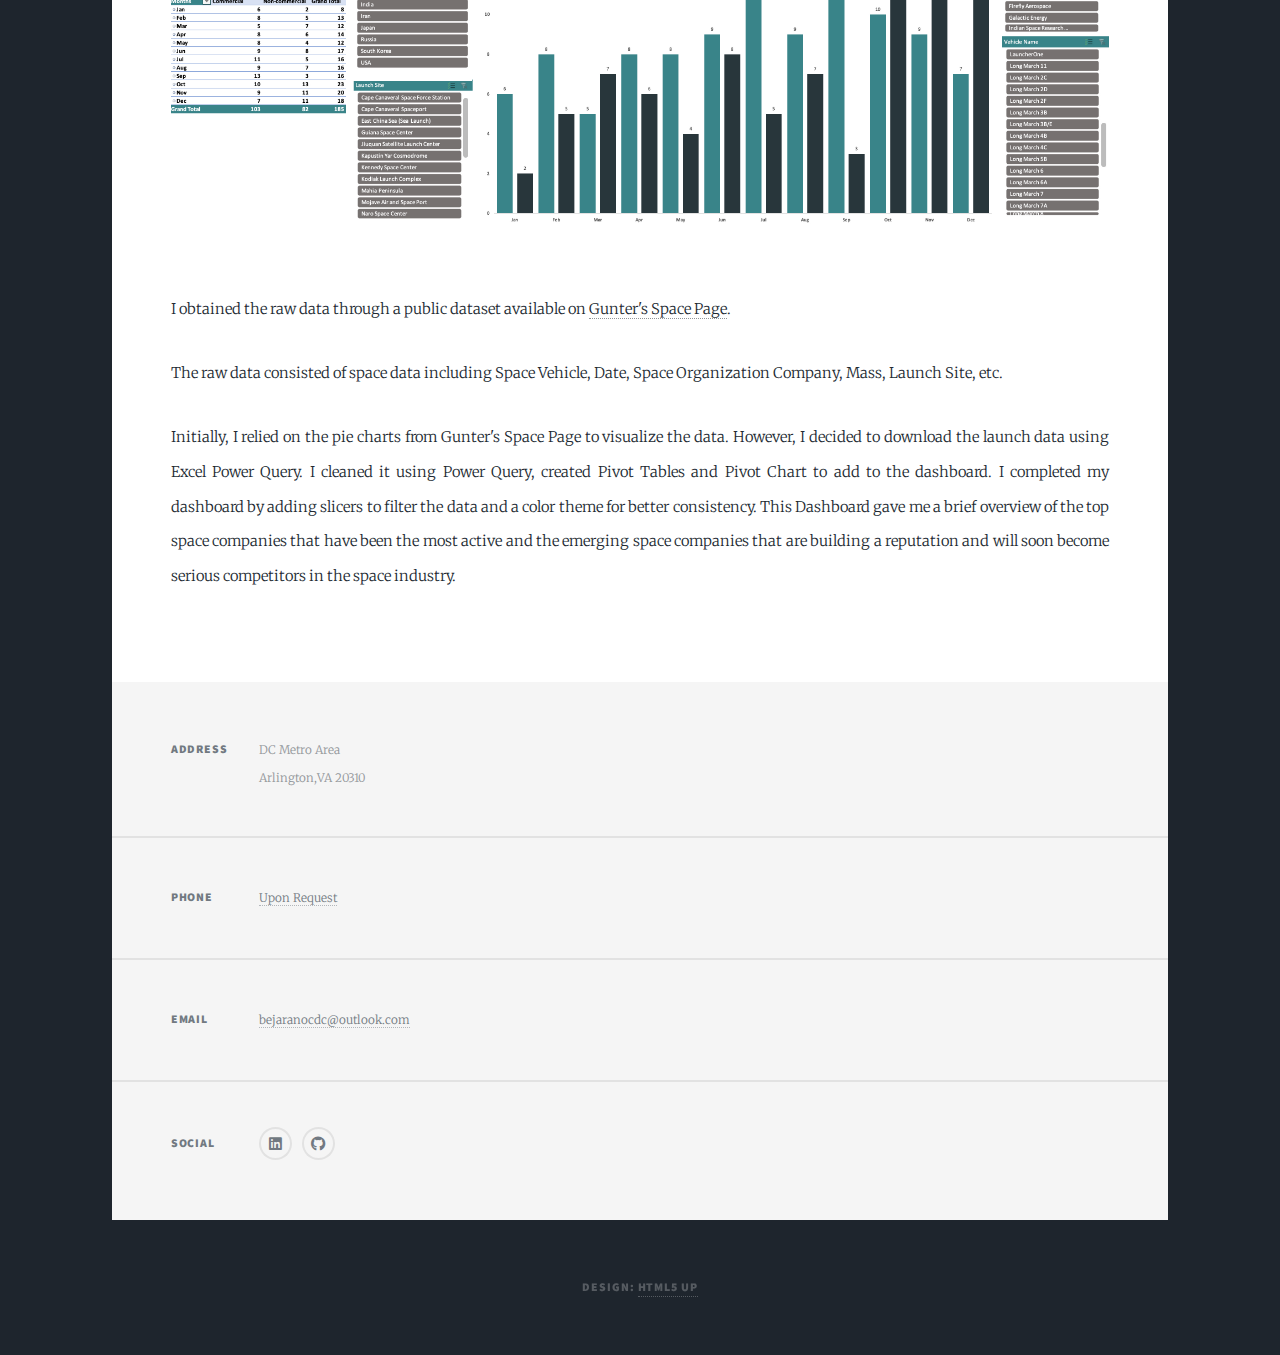
<file: le_dashboard.html>
<!DOCTYPE HTML>
<!--
	Massively by HTML5 UP
	html5up.net | @ajlkn
	Free for personal and commercial use under the CCA 3.0 license (html5up.net/license)
-->
<html>
	<head>
		<title>Space Launch Events Dashboard</title>
		<meta charset="utf-8" />
		<meta name="viewport" content="width=device-width, initial-scale=1, user-scalable=no" />
		<link rel="stylesheet" href="assets/css/main.css" />
		<noscript><link rel="stylesheet" href="assets/css/noscript.css" /></noscript>
	</head>
	<body class="is-preload">

		<!-- Wrapper -->
			<div id="wrapper" class="fade-in">

				<!-- Intro -->
				<div id="intro">
					<h1>Christian Bejarano</h1>
					<p>Data Analyst with Proven Track Record of Driving Business Results through Data-Driven Insights </p>
					<ul class="actions">
						<li><a href="#header" class="button icon solid solo fa-arrow-down scrolly">Continue</a></li>
					</ul>
				</div>

				<!-- Header -->
					<header id="header">
						<a href="index.html" class="logo">Portfolio</a>
					</header>

				<!-- Nav -->
					<nav id="nav">
						<ul class="links">
							<li><a href="index.html">Christian Bejarano</a></li>
						</ul>
						<ul class="icons">
							<li><a href="https://linkedin.com/in/bejaranoc" class="icon brands fa-linkedin"><span class="label">LinkedIn</span></a></li>
							<li><a href="https://github.com/cbejaranoc" class="icon brands fa-github"><span class="label">GitHub</span></a></li>
						</ul>
					</nav>

				<!-- Main -->
					<div id="main">

						<!-- Post -->
							<section class="post">
								<header class="major">
									<h1>Space Launch Events Dashboard<br />
									Using Excel</h1>
									<p>In this project, I worked with Python to explore <br />
									variables and understand how various features for <br />
									movies correlate with each other.</p>
								</header>
								<ul class="actions special">
									<li><a href="https://github.com/cbejaranoc/Excel" class="button">View Dashboard</a></li>
								</ul>
								<div class="image main"><img src="images/XLD.jpg" alt="" /></div>
								<p>
								I obtained the raw data through a public dataset available on <a href="https://space.skyrocket.de/doc_chr/lau2022.htm">Gunter's Space Page</a>. 
								</p>
								<p>
								The raw data consisted of space data including Space Vehicle, Date, Space Organization Company, Mass, Launch Site, etc.
								</p>
								<p>
								Initially, I relied on the pie charts from Gunter's Space Page to visualize the data. However, I decided to download the launch data using Excel Power Query.
								I cleaned it using Power Query, created Pivot Tables and Pivot Chart to add to the dashboard. I completed my dashboard by adding slicers to filter the data and a color theme for better consistency.
								This Dashboard gave me a brief overview of the top space companies that have been the most active and the emerging space companies that are building a reputation and will soon become serious competitors in the space industry.
								</p>
							</section>

					</div>

				<!-- Footer -->
					<footer id="footer">
						<section class="split contact">
							<section class="alt">
								<h3>Address</h3>
								<p>DC Metro Area<br />
									Arlington,VA 20310</p>
							</section>
							<section>
								<h3>Phone</h3>
								<p><a>Upon Request</a></p>
							</section>
							<section>
								<h3>Email</h3>
								<p><a>bejaranocdc@outlook.com</a></p>
							</section>
							<section>
								<h3>Social</h3>
								<ul class="icons alt">
									<li><a href="https://linkedin.com/in/bejaranoc" class="icon brands fa-linkedin"><span class="label">LinkedIn</span></a></li>
									<li><a href="https://github.com/cbejaranoc" class="icon brands fa-github"><span class="label">GitHub</span></a></li>
								</ul>
							</section>
						</section>
					</footer>

				<!-- Copyright -->
					<div id="copyright">
						<ul><li>Design: <a href="https://html5up.net">HTML5 UP</a></li></ul>
					</div>

			</div>

		<!-- Scripts -->
			<script src="assets/js/jquery.min.js"></script>
			<script src="assets/js/jquery.scrollex.min.js"></script>
			<script src="assets/js/jquery.scrolly.min.js"></script>
			<script src="assets/js/browser.min.js"></script>
			<script src="assets/js/breakpoints.min.js"></script>
			<script src="assets/js/util.js"></script>
			<script src="assets/js/main.js"></script>

	</body>
</html>
</file>
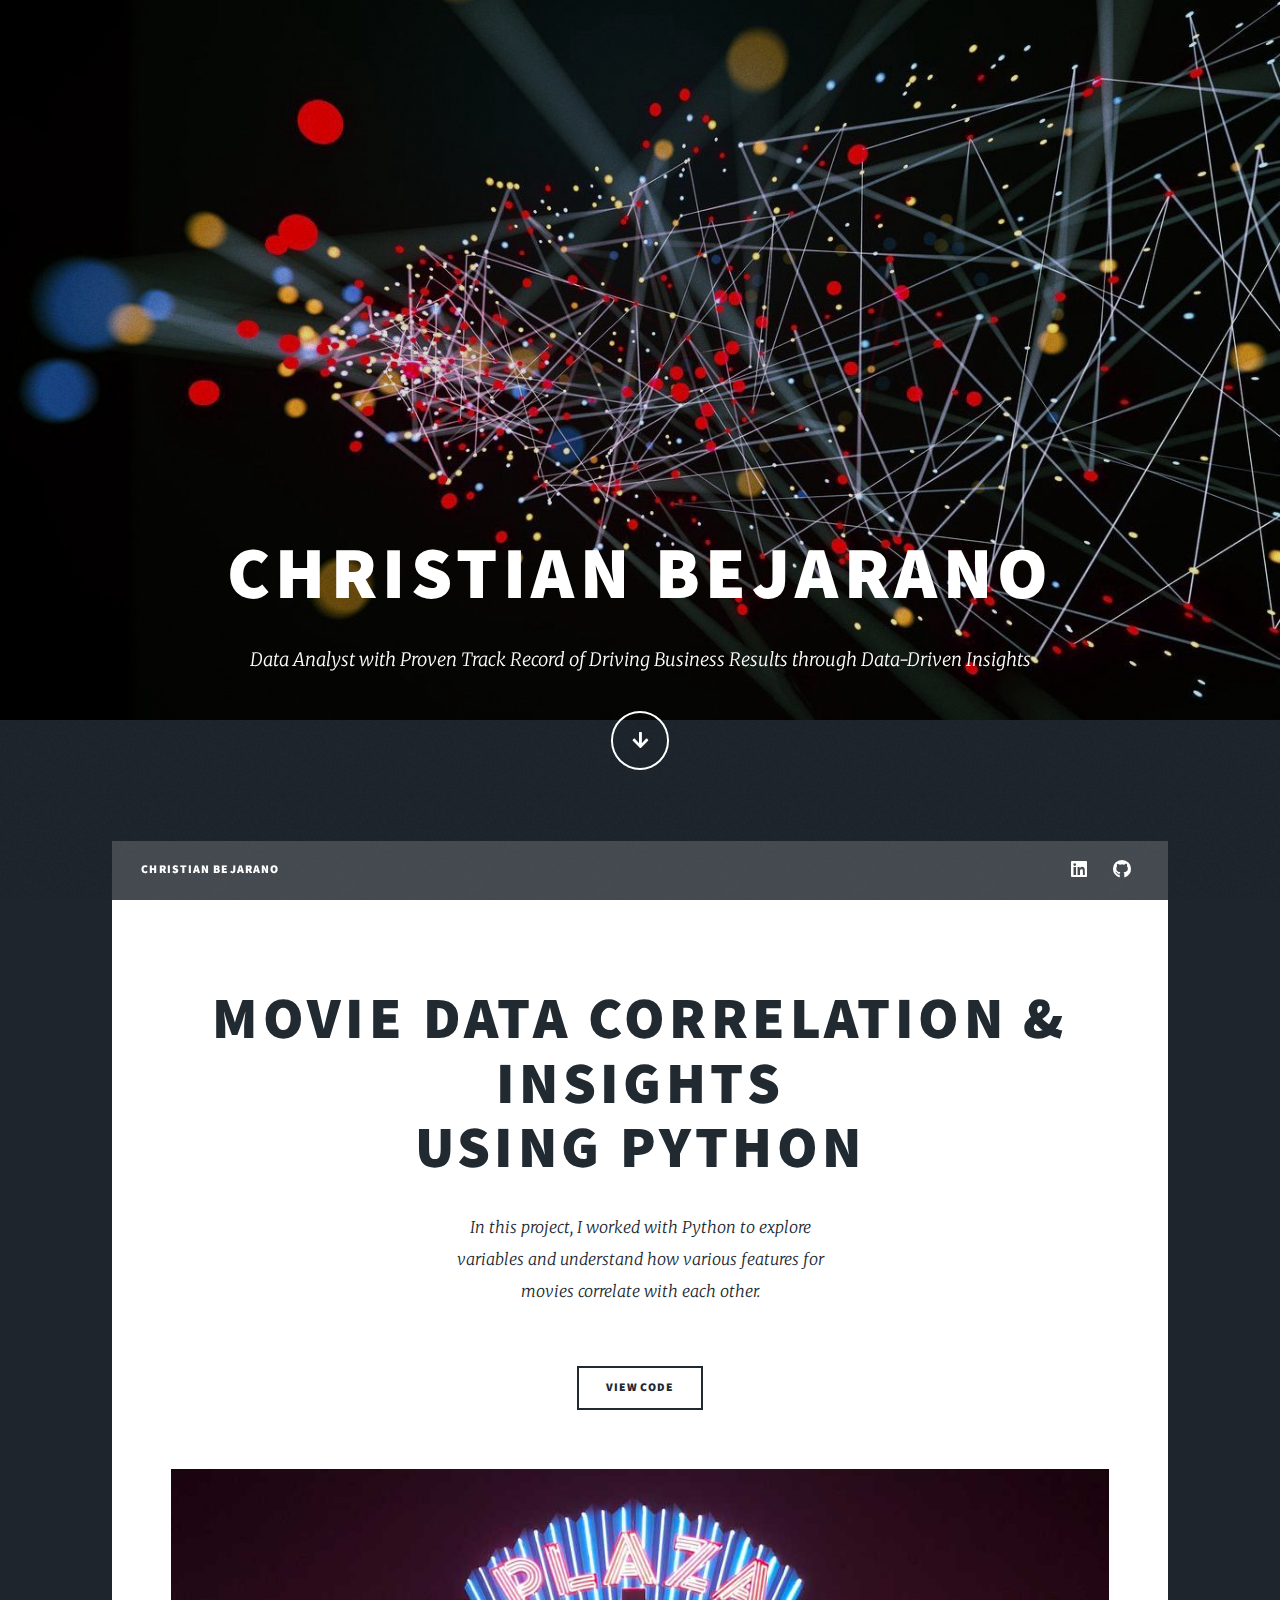
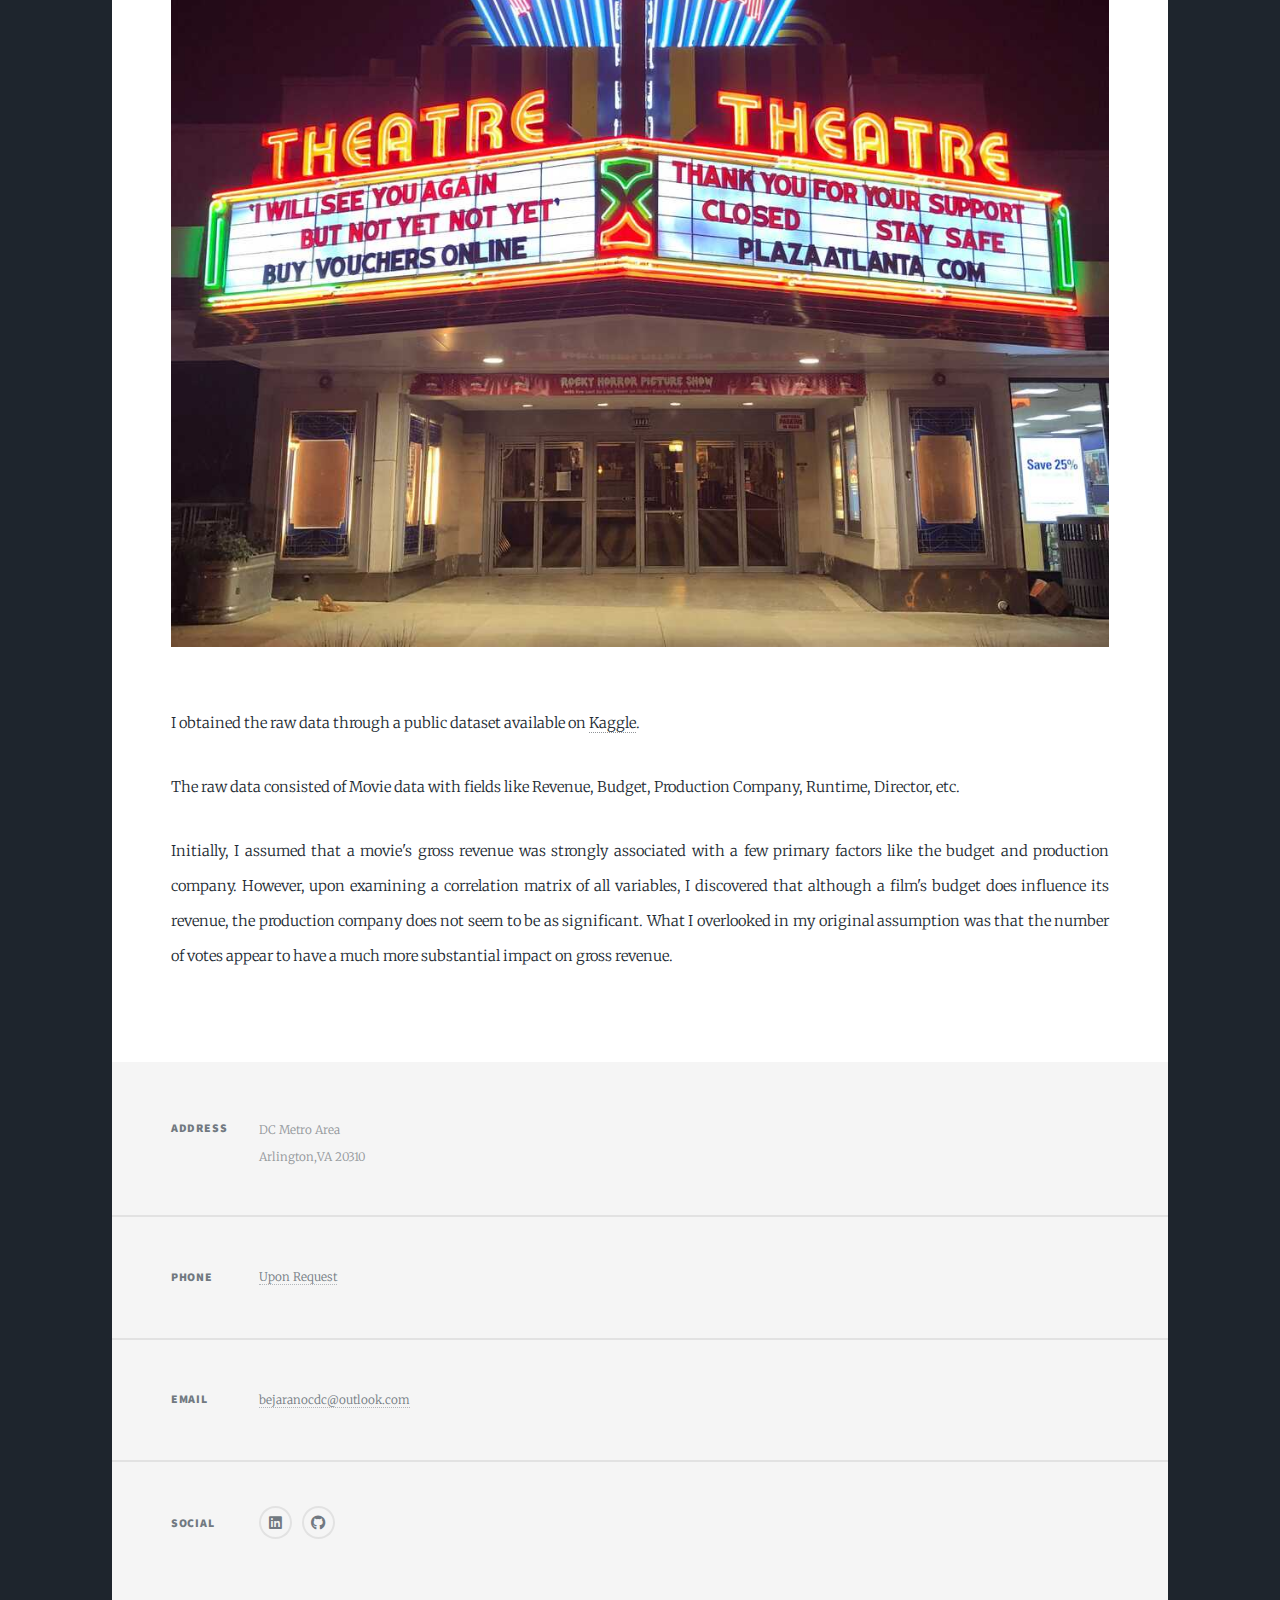
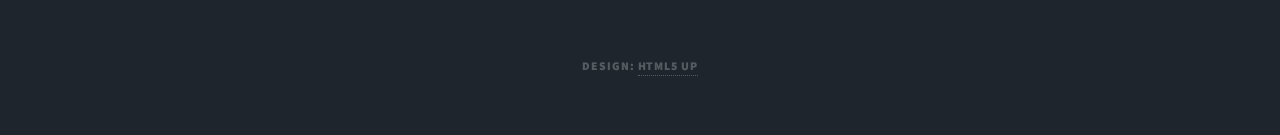
<file: movie_correlation.html>
<!DOCTYPE HTML>
<!--
	Massively by HTML5 UP
	html5up.net | @ajlkn
	Free for personal and commercial use under the CCA 3.0 license (html5up.net/license)
-->
<html>
	<head>
		<title>Movie Correlation & Insights</title>
		<meta charset="utf-8" />
		<meta name="viewport" content="width=device-width, initial-scale=1, user-scalable=no" />
		<link rel="stylesheet" href="assets/css/main.css" />
		<noscript><link rel="stylesheet" href="assets/css/noscript.css" /></noscript>
	</head>
	<body class="is-preload">

		<!-- Wrapper -->
			<div id="wrapper" class="fade-in">

				<!-- Intro -->
				<div id="intro">
					<h1>Christian Bejarano</h1>
					<p>Data Analyst with Proven Track Record of Driving Business Results through Data-Driven Insights </p>
					<ul class="actions">
						<li><a href="#header" class="button icon solid solo fa-arrow-down scrolly">Continue</a></li>
					</ul>
				</div>

				<!-- Header -->
					<header id="header">
						<a href="index.html" class="logo">Portfolio</a>
					</header>

				<!-- Nav -->
					<nav id="nav">
						<ul class="links">
							<li><a href="index.html">Christian Bejarano</a></li>
						</ul>
						<ul class="icons">
							<li><a href="https://linkedin.com/in/bejaranoc" class="icon brands fa-linkedin"><span class="label">LinkedIn</span></a></li>
							<li><a href="https://github.com/cbejaranoc" class="icon brands fa-github"><span class="label">GitHub</span></a></li>
						</ul>
					</nav>

				<!-- Main -->
					<div id="main">

						<!-- Post -->
							<section class="post">
								<header class="major">
									<h1>Movie Data Correlation & Insights<br />
									Using Python</h1>
									<p>In this project, I worked with Python to explore <br />
									variables and understand how various features for <br />
									movies correlate with each other.</p>
								</header>
								<ul class="actions special">
									<li><a href="https://github.com/cbejaranoc/Data-Analysis/tree/main/Movies" class="button">View Code</a></li>
								</ul>
								<div class="image main"><img src="images/Movie.jpeg" alt="" /></div>
								<p>
								I obtained the raw data through a public dataset available on <a href="https://www.kaggle.com/datasets/danielgrijalvas/movies">Kaggle</a>. 
								</p>
								<p>
								The raw data consisted of Movie data with fields like Revenue, Budget, Production Company, Runtime, Director, etc.
								</p>
								<p>
								Initially, I assumed that a movie's gross revenue was strongly associated with a few primary factors like the budget and production company.
								However, upon examining a correlation matrix of all variables, I discovered that although a film's budget does influence its revenue, the production company does not seem to be as significant.
								What I overlooked in my original assumption was that the number of votes appear to have a much more substantial impact on gross revenue.
								</p>
							</section>

					</div>

				<!-- Footer -->
					<footer id="footer">
						<section class="split contact">
							<section class="alt">
								<h3>Address</h3>
								<p>DC Metro Area<br />
									Arlington,VA 20310</p>
							</section>
							<section>
								<h3>Phone</h3>
								<p><a>Upon Request</a></p>
							</section>
							<section>
								<h3>Email</h3>
								<p><a>bejaranocdc@outlook.com</a></p>
							</section>
							<section>
								<h3>Social</h3>
								<ul class="icons alt">
									<li><a href="https://linkedin.com/in/bejaranoc" class="icon brands fa-linkedin"><span class="label">LinkedIn</span></a></li>
									<li><a href="https://github.com/cbejaranoc" class="icon brands fa-github"><span class="label">GitHub</span></a></li>
								</ul>
							</section>
						</section>
					</footer>

				<!-- Copyright -->
					<div id="copyright">
						<ul><li>Design: <a href="https://html5up.net">HTML5 UP</a></li></ul>
					</div>

			</div>

		<!-- Scripts -->
			<script src="assets/js/jquery.min.js"></script>
			<script src="assets/js/jquery.scrollex.min.js"></script>
			<script src="assets/js/jquery.scrolly.min.js"></script>
			<script src="assets/js/browser.min.js"></script>
			<script src="assets/js/breakpoints.min.js"></script>
			<script src="assets/js/util.js"></script>
			<script src="assets/js/main.js"></script>

	</body>
</html>
</file>
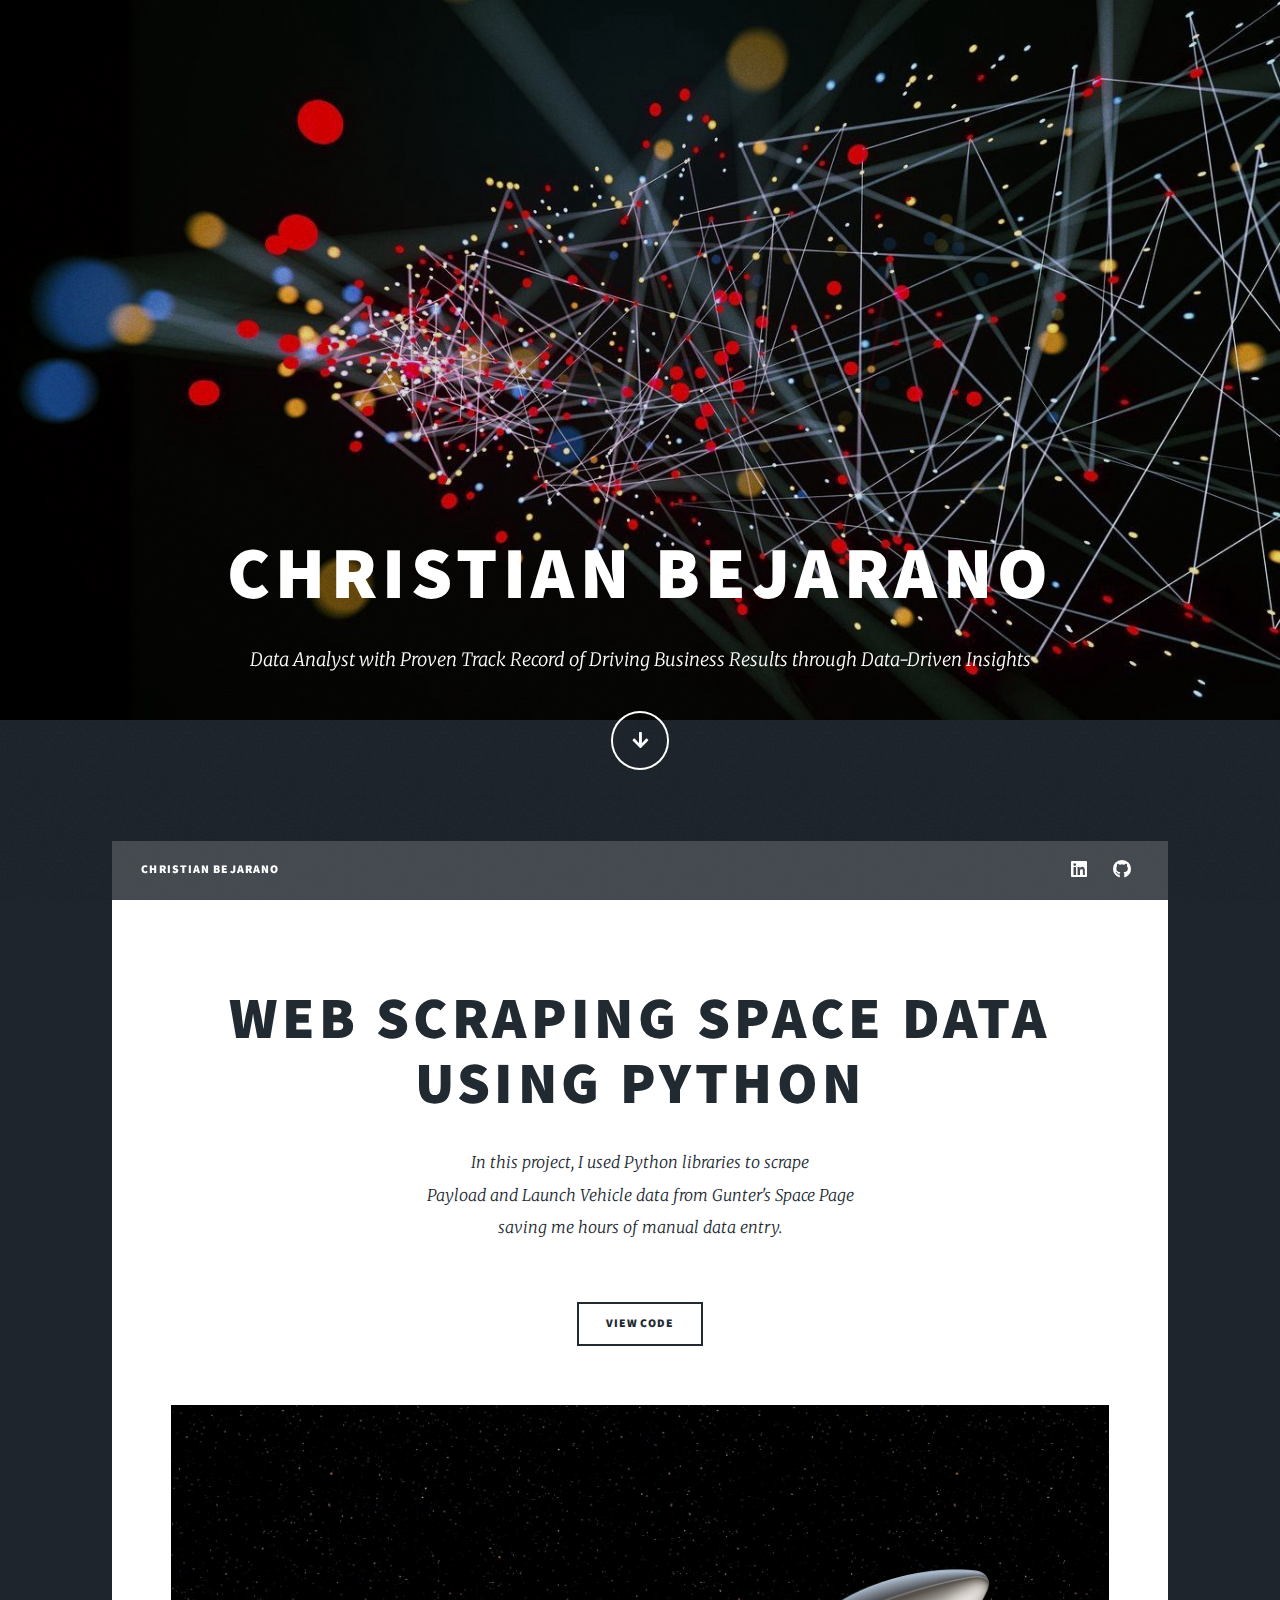
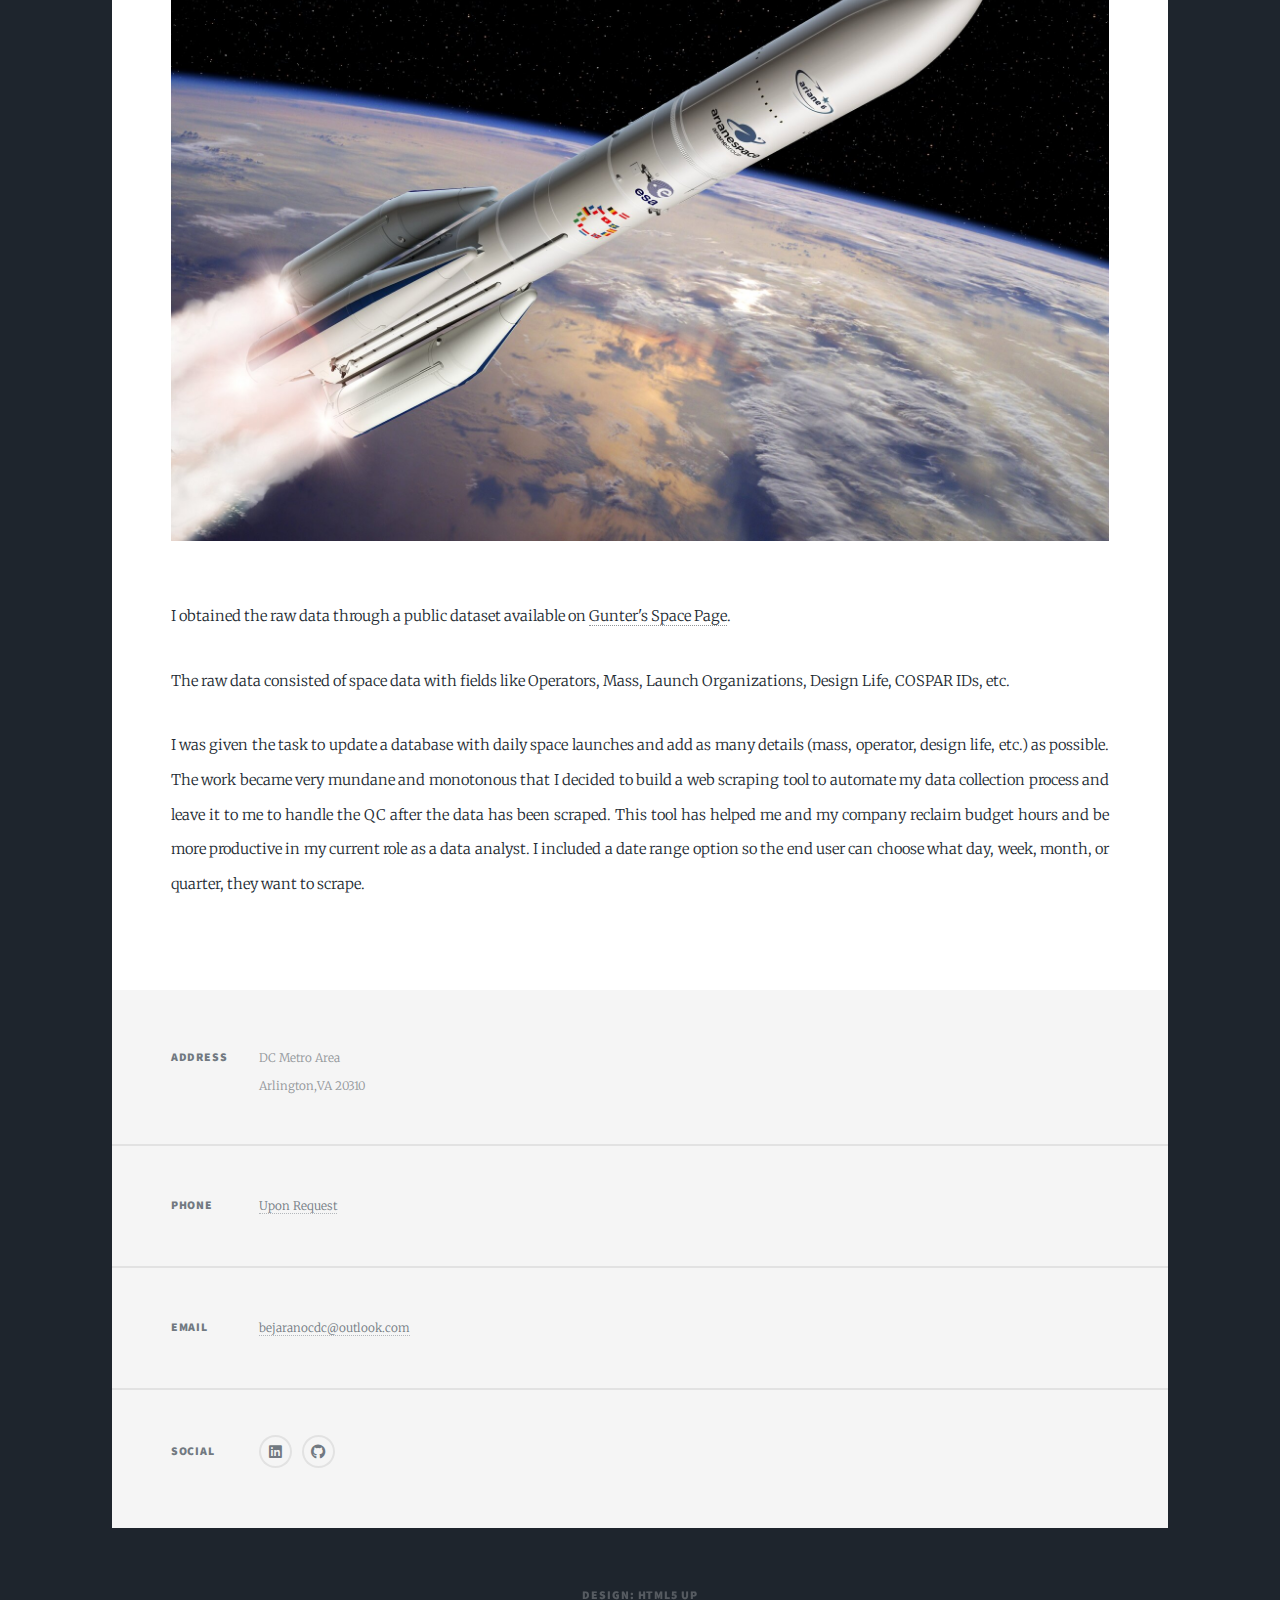
<file: web_scraping_tool.html>
<!DOCTYPE HTML>
<!--
	Massively by HTML5 UP
	html5up.net | @ajlkn
	Free for personal and commercial use under the CCA 3.0 license (html5up.net/license)
-->
<html>
	<head>
		<title>Web Scraping Tool</title>
		<meta charset="utf-8" />
		<meta name="viewport" content="width=device-width, initial-scale=1, user-scalable=no" />
		<link rel="stylesheet" href="assets/css/main.css" />
		<noscript><link rel="stylesheet" href="assets/css/noscript.css" /></noscript>
	</head>
	<body class="is-preload">

		<!-- Wrapper -->
			<div id="wrapper" class="fade-in">

				<!-- Intro -->
				<div id="intro">
					<h1>Christian Bejarano</h1>
					<p>Data Analyst with Proven Track Record of Driving Business Results through Data-Driven Insights </p>
					<ul class="actions">
						<li><a href="#header" class="button icon solid solo fa-arrow-down scrolly">Continue</a></li>
					</ul>
				</div>

				<!-- Header -->
					<header id="header">
						<a href="index.html" class="logo">Portfolio</a>
					</header>

				<!-- Nav -->
					<nav id="nav">
						<ul class="links">
							<li><a href="index.html">Christian Bejarano</a></li>
						</ul>
						<ul class="icons">
							<li><a href="https://linkedin.com/in/bejaranoc" class="icon brands fa-linkedin"><span class="label">LinkedIn</span></a></li>
							<li><a href="https://github.com/cbejaranoc" class="icon brands fa-github"><span class="label">GitHub</span></a></li>
						</ul>
					</nav>

				<!-- Main -->
					<div id="main">

						<!-- Post -->
							<section class="post">
								<header class="major">
									<h1>Web Scraping Space Data<br />
									Using Python</h1>
									<p>In this project, I used Python libraries to scrape <br />
									Payload and Launch Vehicle data from Gunter's Space Page <br />
									saving me hours of manual data entry.</p>
								</header>
								<ul class="actions special">
									<li><a href="https://github.com/cbejaranoc/Web-Scraper/tree/main/GScraper" class="button">View Code</a></li>
								</ul>
								<div class="image main"><img src="images/Space.jpg" alt="" /></div>
								<p>
								I obtained the raw data through a public dataset available on <a href="https://space.skyrocket.de/doc_chr/lau2023.htm">Gunter's Space Page</a>. 
								</p>
								<p>
								The raw data consisted of space data with fields like Operators, Mass, Launch Organizations, Design Life, COSPAR IDs, etc.
								</p>
								<p>
								I was given the task to update a database with daily space launches and add as many details (mass, operator, design life, etc.) as possible.
								The work became very mundane and monotonous that I decided to build a web scraping tool to automate my data collection process and leave it to me to handle the QC after the data has been scraped.
								This tool has helped me and my company reclaim budget hours and be more productive in my current role as a data analyst. I included a date range option so the end user can choose what day, week, month, or quarter, they want to scrape.
								</p>
							</section>

					</div>

				<!-- Footer -->
					<footer id="footer">
						<section class="split contact">
							<section class="alt">
								<h3>Address</h3>
								<p>DC Metro Area<br />
									Arlington,VA 20310</p>
							</section>
							<section>
								<h3>Phone</h3>
								<p><a>Upon Request</a></p>
							</section>
							<section>
								<h3>Email</h3>
								<p><a>bejaranocdc@outlook.com</a></p>
							</section>
							<section>
								<h3>Social</h3>
								<ul class="icons alt">
									<li><a href="https://linkedin.com/in/bejaranoc" class="icon brands fa-linkedin"><span class="label">LinkedIn</span></a></li>
									<li><a href="https://github.com/cbejaranoc" class="icon brands fa-github"><span class="label">GitHub</span></a></li>
								</ul>
							</section>
						</section>
					</footer>

				<!-- Copyright -->
					<div id="copyright">
						<ul><li>Design: <a href="https://html5up.net">HTML5 UP</a></li></ul>
					</div>

			</div>

		<!-- Scripts -->
			<script src="assets/js/jquery.min.js"></script>
			<script src="assets/js/jquery.scrollex.min.js"></script>
			<script src="assets/js/jquery.scrolly.min.js"></script>
			<script src="assets/js/browser.min.js"></script>
			<script src="assets/js/breakpoints.min.js"></script>
			<script src="assets/js/util.js"></script>
			<script src="assets/js/main.js"></script>

	</body>
</html>
</file>
<file: assets/css/main.css>
@import url(fontawesome-all.min.css);
@import url("https://fonts.googleapis.com/css?family=Merriweather:300,700,300italic,700italic|Source+Sans+Pro:900");

/*
	Massively by HTML5 UP
	html5up.net | @ajlkn
	Free for personal and commercial use under the CCA 3.0 license (html5up.net/license)
*/

html, body, div, span, applet, object,
iframe, h1, h2, h3, h4, h5, h6, p, blockquote,
pre, a, abbr, acronym, address, big, cite,
code, del, dfn, em, img, ins, kbd, q, s, samp,
small, strike, strong, sub, sup, tt, var, b,
u, i, center, dl, dt, dd, ol, ul, li, fieldset,
form, label, legend, table, caption, tbody,
tfoot, thead, tr, th, td, article, aside,
canvas, details, embed, figure, figcaption,
footer, header, hgroup, menu, nav, output, ruby,
section, summary, time, mark, audio, video {
	margin: 0;
	padding: 0;
	border: 0;
	font-size: 100%;
	font: inherit;
	vertical-align: baseline;}

article, aside, details, figcaption, figure,
footer, header, hgroup, menu, nav, section {
	display: block;}

body {
	line-height: 1;
}

ol, ul {
	list-style: none;
}

blockquote, q {
	quotes: none;
}

	blockquote:before, blockquote:after, q:before, q:after {
		content: '';
		content: none;
	}

table {
	border-collapse: collapse;
	border-spacing: 0;
}

body {
	-webkit-text-size-adjust: none;
}

mark {
	background-color: transparent;
	color: inherit;
}

input::-moz-focus-inner {
	border: 0;
	padding: 0;
}

input, select, textarea {
	-moz-appearance: none;
	-webkit-appearance: none;
	-ms-appearance: none;
	appearance: none;
}

/* Basic */

	@-ms-viewport {
		width: device-width;
	}

	body {
		-ms-overflow-style: scrollbar;
	}

	@media screen and (max-width: 480px) {

		html, body {
			min-width: 320px;
		}

	}

	html {
		box-sizing: border-box;
	}

	*, *:before, *:after {
		box-sizing: inherit;
	}

	body {
		background-color: #1e252d;
	}

		body.is-preload *, body.is-preload *:before, body.is-preload *:after {
			-moz-animation: none !important;
			-webkit-animation: none !important;
			-ms-animation: none !important;
			animation: none !important;
			-moz-transition: none !important;
			-webkit-transition: none !important;
			-ms-transition: none !important;
			transition: none !important;
		}

/* Type */

	html {
		font-size: 16pt;
	}

		@media screen and (max-width: 1680px) {

			html {
				font-size: 12pt;
			}

		}

		@media screen and (max-width: 1280px) {

			html {
				font-size: 11pt;
			}

		}

		@media screen and (max-width: 360px) {

			html {
				font-size: 10pt;
			}

		}

	body {
		color: #212931;
	}

	body, input, select, textarea {
		font-family: "Merriweather", Georgia, serif;
		font-weight: 300;
		font-size: 1rem;
		line-height: 2.375;
	}

	a {
		-moz-transition: color 0.2s ease-in-out, background-color 0.2s ease-in-out, border-color 0.2s ease-in-out, box-shadow 0.2s ease-in-out;
		-webkit-transition: color 0.2s ease-in-out, background-color 0.2s ease-in-out, border-color 0.2s ease-in-out, box-shadow 0.2s ease-in-out;
		-ms-transition: color 0.2s ease-in-out, background-color 0.2s ease-in-out, border-color 0.2s ease-in-out, box-shadow 0.2s ease-in-out;
		transition: color 0.2s ease-in-out, background-color 0.2s ease-in-out, border-color 0.2s ease-in-out, box-shadow 0.2s ease-in-out;
		border-bottom: dotted 1px;
		text-decoration: none;
	}

		a:hover {
			border-bottom-color: transparent;
		}

	strong, b {
		font-weight: 600;
	}

	em, i {
		font-style: italic;
	}

	p {
		text-align: justify;
		margin: 0 0 2rem 0;
	}

	h1, h2, h3, h4, h5, h6 {
		font-family: "Source Sans Pro", Helvetica, sans-serif;
		font-weight: 900;
		line-height: 1.5;
		letter-spacing: 0.075em;
		text-transform: uppercase;
		margin: 0 0 1rem 0;
	}

		h1 a, h2 a, h3 a, h4 a, h5 a, h6 a {
			border-bottom: 0;
			color: inherit;
			text-decoration: none;
		}

	h1 {
		font-size: 4rem;
		line-height: 1.1;
		margin: 0 0 2rem 0;
	}

	h2 {
		font-size: 1.75rem;
		line-height: 1.3;
		margin: 0 0 1.5rem 0;
	}

	h3 {
		font-size: 1.25rem;
		margin: 0 0 1.5rem 0;
	}

	h4 {
		font-size: 1rem;
	}

	h5 {
		font-size: 0.9rem;
	}

	h6 {
		font-size: 0.8rem;
	}

	sub {
		font-size: 0.8rem;
		position: relative;
		top: 0.5rem;
	}

	sup {
		font-size: 0.8rem;
		position: relative;
		top: -0.5rem;
	}

	blockquote {
		border-left: solid 4px;
		font-style: italic;
		margin: 0 0 2rem 0;
		padding: 0.5rem 0 0.5rem 2rem;
	}

	code {
		border: solid 2px;
		font-family: "Courier New", monospace;
		font-size: 0.9rem;
		margin: 0 0.25rem;
		padding: 0.25rem 0.65rem;
	}

	pre {
		-webkit-overflow-scrolling: touch;
		font-family: "Courier New", monospace;
		font-size: 0.9rem;
		margin: 0 0 2rem 0;
	}

		pre code {
			display: block;
			line-height: 1.75;
			padding: 1rem 1.5rem;
			overflow-x: auto;
		}

	hr {
		border: 0;
		border-bottom: solid 2px;
		margin: 3rem 0;
	}

		hr.major {
			margin: 5rem 0;
		}

	.align-left {
		text-align: left;
	}

	.align-center {
		text-align: center;
	}

	.align-right {
		text-align: right;
	}

	input, select, textarea {
		color: #212931;
	}

	a {
		color: #212931;
		border-bottom-color: rgba(33, 41, 49, 0.5);
	}

		a:hover {
			border-bottom-color: transparent;
			color: #18bfef !important;
		}

	strong, b {
		color: #212931;
	}

	h1, h2, h3, h4, h5, h6 {
		color: #212931;
	}

	blockquote {
		border-left-color: #eeeeee;
	}

	code {
		background: rgba(220, 220, 220, 0.25);
		border-color: #eeeeee;
	}

	hr {
		border-bottom-color: #eeeeee;
	}

/* Row */

	.row {
		display: flex;
		flex-wrap: wrap;
		box-sizing: border-box;
		align-items: stretch;
	}

		.row > * {
			box-sizing: border-box;
		}

		.row.gtr-uniform > * > :last-child {
			margin-bottom: 0;
		}

		.row.aln-left {
			justify-content: flex-start;
		}

		.row.aln-center {
			justify-content: center;
		}

		.row.aln-right {
			justify-content: flex-end;
		}

		.row.aln-top {
			align-items: flex-start;
		}

		.row.aln-middle {
			align-items: center;
		}

		.row.aln-bottom {
			align-items: flex-end;
		}

		.row > .imp {
			order: -1;
		}

		.row > .col-1 {
			width: 8.33333%;
		}

		.row > .off-1 {
			margin-left: 8.33333%;
		}

		.row > .col-2 {
			width: 16.66667%;
		}

		.row > .off-2 {
			margin-left: 16.66667%;
		}

		.row > .col-3 {
			width: 25%;
		}

		.row > .off-3 {
			margin-left: 25%;
		}

		.row > .col-4 {
			width: 33.33333%;
		}

		.row > .off-4 {
			margin-left: 33.33333%;
		}

		.row > .col-5 {
			width: 41.66667%;
		}

		.row > .off-5 {
			margin-left: 41.66667%;
		}

		.row > .col-6 {
			width: 50%;
		}

		.row > .off-6 {
			margin-left: 50%;
		}

		.row > .col-7 {
			width: 58.33333%;
		}

		.row > .off-7 {
			margin-left: 58.33333%;
		}

		.row > .col-8 {
			width: 66.66667%;
		}

		.row > .off-8 {
			margin-left: 66.66667%;
		}

		.row > .col-9 {
			width: 75%;
		}

		.row > .off-9 {
			margin-left: 75%;
		}

		.row > .col-10 {
			width: 83.33333%;
		}

		.row > .off-10 {
			margin-left: 83.33333%;
		}

		.row > .col-11 {
			width: 91.66667%;
		}

		.row > .off-11 {
			margin-left: 91.66667%;
		}

		.row > .col-12 {
			width: 100%;
		}

		.row > .off-12 {
			margin-left: 100%;
		}

		.row.gtr-0 {
			margin-top: 0;
			margin-left: 0rem;
		}

			.row.gtr-0 > * {
				padding: 0 0 0 0rem;
			}

			.row.gtr-0.gtr-uniform {
				margin-top: 0rem;
			}

				.row.gtr-0.gtr-uniform > * {
					padding-top: 0rem;
				}

		.row.gtr-25 {
			margin-top: 0;
			margin-left: -0.375rem;
		}

			.row.gtr-25 > * {
				padding: 0 0 0 0.375rem;
			}

			.row.gtr-25.gtr-uniform {
				margin-top: -0.375rem;
			}

				.row.gtr-25.gtr-uniform > * {
					padding-top: 0.375rem;
				}

		.row.gtr-50 {
			margin-top: 0;
			margin-left: -0.75rem;
		}

			.row.gtr-50 > * {
				padding: 0 0 0 0.75rem;
			}

			.row.gtr-50.gtr-uniform {
				margin-top: -0.75rem;
			}

				.row.gtr-50.gtr-uniform > * {
					padding-top: 0.75rem;
				}

		.row {
			margin-top: 0;
			margin-left: -1.5rem;
		}

			.row > * {
				padding: 0 0 0 1.5rem;
			}

			.row.gtr-uniform {
				margin-top: -1.5rem;
			}

				.row.gtr-uniform > * {
					padding-top: 1.5rem;
				}

		.row.gtr-150 {
			margin-top: 0;
			margin-left: -2.25rem;
		}

			.row.gtr-150 > * {
				padding: 0 0 0 2.25rem;
			}

			.row.gtr-150.gtr-uniform {
				margin-top: -2.25rem;
			}

				.row.gtr-150.gtr-uniform > * {
					padding-top: 2.25rem;
				}

		.row.gtr-200 {
			margin-top: 0;
			margin-left: -3rem;
		}

			.row.gtr-200 > * {
				padding: 0 0 0 3rem;
			}

			.row.gtr-200.gtr-uniform {
				margin-top: -3rem;
			}

				.row.gtr-200.gtr-uniform > * {
					padding-top: 3rem;
				}

		@media screen and (max-width: 1680px) {

			.row {
				display: flex;
				flex-wrap: wrap;
				box-sizing: border-box;
				align-items: stretch;
			}

				.row > * {
					box-sizing: border-box;
				}

				.row.gtr-uniform > * > :last-child {
					margin-bottom: 0;
				}

				.row.aln-left {
					justify-content: flex-start;
				}

				.row.aln-center {
					justify-content: center;
				}

				.row.aln-right {
					justify-content: flex-end;
				}

				.row.aln-top {
					align-items: flex-start;
				}

				.row.aln-middle {
					align-items: center;
				}

				.row.aln-bottom {
					align-items: flex-end;
				}

				.row > .imp-xlarge {
					order: -1;
				}

				.row > .col-1-xlarge {
					width: 8.33333%;
				}

				.row > .off-1-xlarge {
					margin-left: 8.33333%;
				}

				.row > .col-2-xlarge {
					width: 16.66667%;
				}

				.row > .off-2-xlarge {
					margin-left: 16.66667%;
				}

				.row > .col-3-xlarge {
					width: 25%;
				}

				.row > .off-3-xlarge {
					margin-left: 25%;
				}

				.row > .col-4-xlarge {
					width: 33.33333%;
				}

				.row > .off-4-xlarge {
					margin-left: 33.33333%;
				}

				.row > .col-5-xlarge {
					width: 41.66667%;
				}

				.row > .off-5-xlarge {
					margin-left: 41.66667%;
				}

				.row > .col-6-xlarge {
					width: 50%;
				}

				.row > .off-6-xlarge {
					margin-left: 50%;
				}

				.row > .col-7-xlarge {
					width: 58.33333%;
				}

				.row > .off-7-xlarge {
					margin-left: 58.33333%;
				}

				.row > .col-8-xlarge {
					width: 66.66667%;
				}

				.row > .off-8-xlarge {
					margin-left: 66.66667%;
				}

				.row > .col-9-xlarge {
					width: 75%;
				}

				.row > .off-9-xlarge {
					margin-left: 75%;
				}

				.row > .col-10-xlarge {
					width: 83.33333%;
				}

				.row > .off-10-xlarge {
					margin-left: 83.33333%;
				}

				.row > .col-11-xlarge {
					width: 91.66667%;
				}

				.row > .off-11-xlarge {
					margin-left: 91.66667%;
				}

				.row > .col-12-xlarge {
					width: 100%;
				}

				.row > .off-12-xlarge {
					margin-left: 100%;
				}

				.row.gtr-0 {
					margin-top: 0;
					margin-left: 0rem;
				}

					.row.gtr-0 > * {
						padding: 0 0 0 0rem;
					}

					.row.gtr-0.gtr-uniform {
						margin-top: 0rem;
					}

						.row.gtr-0.gtr-uniform > * {
							padding-top: 0rem;
						}

				.row.gtr-25 {
					margin-top: 0;
					margin-left: -0.375rem;
				}

					.row.gtr-25 > * {
						padding: 0 0 0 0.375rem;
					}

					.row.gtr-25.gtr-uniform {
						margin-top: -0.375rem;
					}

						.row.gtr-25.gtr-uniform > * {
							padding-top: 0.375rem;
						}

				.row.gtr-50 {
					margin-top: 0;
					margin-left: -0.75rem;
				}

					.row.gtr-50 > * {
						padding: 0 0 0 0.75rem;
					}

					.row.gtr-50.gtr-uniform {
						margin-top: -0.75rem;
					}

						.row.gtr-50.gtr-uniform > * {
							padding-top: 0.75rem;
						}

				.row {
					margin-top: 0;
					margin-left: -1.5rem;
				}

					.row > * {
						padding: 0 0 0 1.5rem;
					}

					.row.gtr-uniform {
						margin-top: -1.5rem;
					}

						.row.gtr-uniform > * {
							padding-top: 1.5rem;
						}

				.row.gtr-150 {
					margin-top: 0;
					margin-left: -2.25rem;
				}

					.row.gtr-150 > * {
						padding: 0 0 0 2.25rem;
					}

					.row.gtr-150.gtr-uniform {
						margin-top: -2.25rem;
					}

						.row.gtr-150.gtr-uniform > * {
							padding-top: 2.25rem;
						}

				.row.gtr-200 {
					margin-top: 0;
					margin-left: -3rem;
				}

					.row.gtr-200 > * {
						padding: 0 0 0 3rem;
					}

					.row.gtr-200.gtr-uniform {
						margin-top: -3rem;
					}

						.row.gtr-200.gtr-uniform > * {
							padding-top: 3rem;
						}

		}

		@media screen and (max-width: 1280px) {

			.row {
				display: flex;
				flex-wrap: wrap;
				box-sizing: border-box;
				align-items: stretch;
			}

				.row > * {
					box-sizing: border-box;
				}

				.row.gtr-uniform > * > :last-child {
					margin-bottom: 0;
				}

				.row.aln-left {
					justify-content: flex-start;
				}

				.row.aln-center {
					justify-content: center;
				}

				.row.aln-right {
					justify-content: flex-end;
				}

				.row.aln-top {
					align-items: flex-start;
				}

				.row.aln-middle {
					align-items: center;
				}

				.row.aln-bottom {
					align-items: flex-end;
				}

				.row > .imp-large {
					order: -1;
				}

				.row > .col-1-large {
					width: 8.33333%;
				}

				.row > .off-1-large {
					margin-left: 8.33333%;
				}

				.row > .col-2-large {
					width: 16.66667%;
				}

				.row > .off-2-large {
					margin-left: 16.66667%;
				}

				.row > .col-3-large {
					width: 25%;
				}

				.row > .off-3-large {
					margin-left: 25%;
				}

				.row > .col-4-large {
					width: 33.33333%;
				}

				.row > .off-4-large {
					margin-left: 33.33333%;
				}

				.row > .col-5-large {
					width: 41.66667%;
				}

				.row > .off-5-large {
					margin-left: 41.66667%;
				}

				.row > .col-6-large {
					width: 50%;
				}

				.row > .off-6-large {
					margin-left: 50%;
				}

				.row > .col-7-large {
					width: 58.33333%;
				}

				.row > .off-7-large {
					margin-left: 58.33333%;
				}

				.row > .col-8-large {
					width: 66.66667%;
				}

				.row > .off-8-large {
					margin-left: 66.66667%;
				}

				.row > .col-9-large {
					width: 75%;
				}

				.row > .off-9-large {
					margin-left: 75%;
				}

				.row > .col-10-large {
					width: 83.33333%;
				}

				.row > .off-10-large {
					margin-left: 83.33333%;
				}

				.row > .col-11-large {
					width: 91.66667%;
				}

				.row > .off-11-large {
					margin-left: 91.66667%;
				}

				.row > .col-12-large {
					width: 100%;
				}

				.row > .off-12-large {
					margin-left: 100%;
				}

				.row.gtr-0 {
					margin-top: 0;
					margin-left: 0rem;
				}

					.row.gtr-0 > * {
						padding: 0 0 0 0rem;
					}

					.row.gtr-0.gtr-uniform {
						margin-top: 0rem;
					}

						.row.gtr-0.gtr-uniform > * {
							padding-top: 0rem;
						}

				.row.gtr-25 {
					margin-top: 0;
					margin-left: -0.375rem;
				}

					.row.gtr-25 > * {
						padding: 0 0 0 0.375rem;
					}

					.row.gtr-25.gtr-uniform {
						margin-top: -0.375rem;
					}

						.row.gtr-25.gtr-uniform > * {
							padding-top: 0.375rem;
						}

				.row.gtr-50 {
					margin-top: 0;
					margin-left: -0.75rem;
				}

					.row.gtr-50 > * {
						padding: 0 0 0 0.75rem;
					}

					.row.gtr-50.gtr-uniform {
						margin-top: -0.75rem;
					}

						.row.gtr-50.gtr-uniform > * {
							padding-top: 0.75rem;
						}

				.row {
					margin-top: 0;
					margin-left: -1.5rem;
				}

					.row > * {
						padding: 0 0 0 1.5rem;
					}

					.row.gtr-uniform {
						margin-top: -1.5rem;
					}

						.row.gtr-uniform > * {
							padding-top: 1.5rem;
						}

				.row.gtr-150 {
					margin-top: 0;
					margin-left: -2.25rem;
				}

					.row.gtr-150 > * {
						padding: 0 0 0 2.25rem;
					}

					.row.gtr-150.gtr-uniform {
						margin-top: -2.25rem;
					}

						.row.gtr-150.gtr-uniform > * {
							padding-top: 2.25rem;
						}

				.row.gtr-200 {
					margin-top: 0;
					margin-left: -3rem;
				}

					.row.gtr-200 > * {
						padding: 0 0 0 3rem;
					}

					.row.gtr-200.gtr-uniform {
						margin-top: -3rem;
					}

						.row.gtr-200.gtr-uniform > * {
							padding-top: 3rem;
						}

		}

		@media screen and (max-width: 980px) {

			.row {
				display: flex;
				flex-wrap: wrap;
				box-sizing: border-box;
				align-items: stretch;
			}

				.row > * {
					box-sizing: border-box;
				}

				.row.gtr-uniform > * > :last-child {
					margin-bottom: 0;
				}

				.row.aln-left {
					justify-content: flex-start;
				}

				.row.aln-center {
					justify-content: center;
				}

				.row.aln-right {
					justify-content: flex-end;
				}

				.row.aln-top {
					align-items: flex-start;
				}

				.row.aln-middle {
					align-items: center;
				}

				.row.aln-bottom {
					align-items: flex-end;
				}

				.row > .imp-medium {
					order: -1;
				}

				.row > .col-1-medium {
					width: 8.33333%;
				}

				.row > .off-1-medium {
					margin-left: 8.33333%;
				}

				.row > .col-2-medium {
					width: 16.66667%;
				}

				.row > .off-2-medium {
					margin-left: 16.66667%;
				}

				.row > .col-3-medium {
					width: 25%;
				}

				.row > .off-3-medium {
					margin-left: 25%;
				}

				.row > .col-4-medium {
					width: 33.33333%;
				}

				.row > .off-4-medium {
					margin-left: 33.33333%;
				}

				.row > .col-5-medium {
					width: 41.66667%;
				}

				.row > .off-5-medium {
					margin-left: 41.66667%;
				}

				.row > .col-6-medium {
					width: 50%;
				}

				.row > .off-6-medium {
					margin-left: 50%;
				}

				.row > .col-7-medium {
					width: 58.33333%;
				}

				.row > .off-7-medium {
					margin-left: 58.33333%;
				}

				.row > .col-8-medium {
					width: 66.66667%;
				}

				.row > .off-8-medium {
					margin-left: 66.66667%;
				}

				.row > .col-9-medium {
					width: 75%;
				}

				.row > .off-9-medium {
					margin-left: 75%;
				}

				.row > .col-10-medium {
					width: 83.33333%;
				}

				.row > .off-10-medium {
					margin-left: 83.33333%;
				}

				.row > .col-11-medium {
					width: 91.66667%;
				}

				.row > .off-11-medium {
					margin-left: 91.66667%;
				}

				.row > .col-12-medium {
					width: 100%;
				}

				.row > .off-12-medium {
					margin-left: 100%;
				}

				.row.gtr-0 {
					margin-top: 0;
					margin-left: 0rem;
				}

					.row.gtr-0 > * {
						padding: 0 0 0 0rem;
					}

					.row.gtr-0.gtr-uniform {
						margin-top: 0rem;
					}

						.row.gtr-0.gtr-uniform > * {
							padding-top: 0rem;
						}

				.row.gtr-25 {
					margin-top: 0;
					margin-left: -0.375rem;
				}

					.row.gtr-25 > * {
						padding: 0 0 0 0.375rem;
					}

					.row.gtr-25.gtr-uniform {
						margin-top: -0.375rem;
					}

						.row.gtr-25.gtr-uniform > * {
							padding-top: 0.375rem;
						}

				.row.gtr-50 {
					margin-top: 0;
					margin-left: -0.75rem;
				}

					.row.gtr-50 > * {
						padding: 0 0 0 0.75rem;
					}

					.row.gtr-50.gtr-uniform {
						margin-top: -0.75rem;
					}

						.row.gtr-50.gtr-uniform > * {
							padding-top: 0.75rem;
						}

				.row {
					margin-top: 0;
					margin-left: -1.5rem;
				}

					.row > * {
						padding: 0 0 0 1.5rem;
					}

					.row.gtr-uniform {
						margin-top: -1.5rem;
					}

						.row.gtr-uniform > * {
							padding-top: 1.5rem;
						}

				.row.gtr-150 {
					margin-top: 0;
					margin-left: -2.25rem;
				}

					.row.gtr-150 > * {
						padding: 0 0 0 2.25rem;
					}

					.row.gtr-150.gtr-uniform {
						margin-top: -2.25rem;
					}

						.row.gtr-150.gtr-uniform > * {
							padding-top: 2.25rem;
						}

				.row.gtr-200 {
					margin-top: 0;
					margin-left: -3rem;
				}

					.row.gtr-200 > * {
						padding: 0 0 0 3rem;
					}

					.row.gtr-200.gtr-uniform {
						margin-top: -3rem;
					}

						.row.gtr-200.gtr-uniform > * {
							padding-top: 3rem;
						}

		}

		@media screen and (max-width: 736px) {

			.row {
				display: flex;
				flex-wrap: wrap;
				box-sizing: border-box;
				align-items: stretch;
			}

				.row > * {
					box-sizing: border-box;
				}

				.row.gtr-uniform > * > :last-child {
					margin-bottom: 0;
				}

				.row.aln-left {
					justify-content: flex-start;
				}

				.row.aln-center {
					justify-content: center;
				}

				.row.aln-right {
					justify-content: flex-end;
				}

				.row.aln-top {
					align-items: flex-start;
				}

				.row.aln-middle {
					align-items: center;
				}

				.row.aln-bottom {
					align-items: flex-end;
				}

				.row > .imp-small {
					order: -1;
				}

				.row > .col-1-small {
					width: 8.33333%;
				}

				.row > .off-1-small {
					margin-left: 8.33333%;
				}

				.row > .col-2-small {
					width: 16.66667%;
				}

				.row > .off-2-small {
					margin-left: 16.66667%;
				}

				.row > .col-3-small {
					width: 25%;
				}

				.row > .off-3-small {
					margin-left: 25%;
				}

				.row > .col-4-small {
					width: 33.33333%;
				}

				.row > .off-4-small {
					margin-left: 33.33333%;
				}

				.row > .col-5-small {
					width: 41.66667%;
				}

				.row > .off-5-small {
					margin-left: 41.66667%;
				}

				.row > .col-6-small {
					width: 50%;
				}

				.row > .off-6-small {
					margin-left: 50%;
				}

				.row > .col-7-small {
					width: 58.33333%;
				}

				.row > .off-7-small {
					margin-left: 58.33333%;
				}

				.row > .col-8-small {
					width: 66.66667%;
				}

				.row > .off-8-small {
					margin-left: 66.66667%;
				}

				.row > .col-9-small {
					width: 75%;
				}

				.row > .off-9-small {
					margin-left: 75%;
				}

				.row > .col-10-small {
					width: 83.33333%;
				}

				.row > .off-10-small {
					margin-left: 83.33333%;
				}

				.row > .col-11-small {
					width: 91.66667%;
				}

				.row > .off-11-small {
					margin-left: 91.66667%;
				}

				.row > .col-12-small {
					width: 100%;
				}

				.row > .off-12-small {
					margin-left: 100%;
				}

				.row.gtr-0 {
					margin-top: 0;
					margin-left: 0rem;
				}

					.row.gtr-0 > * {
						padding: 0 0 0 0rem;
					}

					.row.gtr-0.gtr-uniform {
						margin-top: 0rem;
					}

						.row.gtr-0.gtr-uniform > * {
							padding-top: 0rem;
						}

				.row.gtr-25 {
					margin-top: 0;
					margin-left: -0.375rem;
				}

					.row.gtr-25 > * {
						padding: 0 0 0 0.375rem;
					}

					.row.gtr-25.gtr-uniform {
						margin-top: -0.375rem;
					}

						.row.gtr-25.gtr-uniform > * {
							padding-top: 0.375rem;
						}

				.row.gtr-50 {
					margin-top: 0;
					margin-left: -0.75rem;
				}

					.row.gtr-50 > * {
						padding: 0 0 0 0.75rem;
					}

					.row.gtr-50.gtr-uniform {
						margin-top: -0.75rem;
					}

						.row.gtr-50.gtr-uniform > * {
							padding-top: 0.75rem;
						}

				.row {
					margin-top: 0;
					margin-left: -1.5rem;
				}

					.row > * {
						padding: 0 0 0 1.5rem;
					}

					.row.gtr-uniform {
						margin-top: -1.5rem;
					}

						.row.gtr-uniform > * {
							padding-top: 1.5rem;
						}

				.row.gtr-150 {
					margin-top: 0;
					margin-left: -2.25rem;
				}

					.row.gtr-150 > * {
						padding: 0 0 0 2.25rem;
					}

					.row.gtr-150.gtr-uniform {
						margin-top: -2.25rem;
					}

						.row.gtr-150.gtr-uniform > * {
							padding-top: 2.25rem;
						}

				.row.gtr-200 {
					margin-top: 0;
					margin-left: -3rem;
				}

					.row.gtr-200 > * {
						padding: 0 0 0 3rem;
					}

					.row.gtr-200.gtr-uniform {
						margin-top: -3rem;
					}

						.row.gtr-200.gtr-uniform > * {
							padding-top: 3rem;
						}

		}

		@media screen and (max-width: 480px) {

			.row {
				display: flex;
				flex-wrap: wrap;
				box-sizing: border-box;
				align-items: stretch;
			}

				.row > * {
					box-sizing: border-box;
				}

				.row.gtr-uniform > * > :last-child {
					margin-bottom: 0;
				}

				.row.aln-left {
					justify-content: flex-start;
				}

				.row.aln-center {
					justify-content: center;
				}

				.row.aln-right {
					justify-content: flex-end;
				}

				.row.aln-top {
					align-items: flex-start;
				}

				.row.aln-middle {
					align-items: center;
				}

				.row.aln-bottom {
					align-items: flex-end;
				}

				.row > .imp-xsmall {
					order: -1;
				}

				.row > .col-1-xsmall {
					width: 8.33333%;
				}

				.row > .off-1-xsmall {
					margin-left: 8.33333%;
				}

				.row > .col-2-xsmall {
					width: 16.66667%;
				}

				.row > .off-2-xsmall {
					margin-left: 16.66667%;
				}

				.row > .col-3-xsmall {
					width: 25%;
				}

				.row > .off-3-xsmall {
					margin-left: 25%;
				}

				.row > .col-4-xsmall {
					width: 33.33333%;
				}

				.row > .off-4-xsmall {
					margin-left: 33.33333%;
				}

				.row > .col-5-xsmall {
					width: 41.66667%;
				}

				.row > .off-5-xsmall {
					margin-left: 41.66667%;
				}

				.row > .col-6-xsmall {
					width: 50%;
				}

				.row > .off-6-xsmall {
					margin-left: 50%;
				}

				.row > .col-7-xsmall {
					width: 58.33333%;
				}

				.row > .off-7-xsmall {
					margin-left: 58.33333%;
				}

				.row > .col-8-xsmall {
					width: 66.66667%;
				}

				.row > .off-8-xsmall {
					margin-left: 66.66667%;
				}

				.row > .col-9-xsmall {
					width: 75%;
				}

				.row > .off-9-xsmall {
					margin-left: 75%;
				}

				.row > .col-10-xsmall {
					width: 83.33333%;
				}

				.row > .off-10-xsmall {
					margin-left: 83.33333%;
				}

				.row > .col-11-xsmall {
					width: 91.66667%;
				}

				.row > .off-11-xsmall {
					margin-left: 91.66667%;
				}

				.row > .col-12-xsmall {
					width: 100%;
				}

				.row > .off-12-xsmall {
					margin-left: 100%;
				}

				.row.gtr-0 {
					margin-top: 0;
					margin-left: 0rem;
				}

					.row.gtr-0 > * {
						padding: 0 0 0 0rem;
					}

					.row.gtr-0.gtr-uniform {
						margin-top: 0rem;
					}

						.row.gtr-0.gtr-uniform > * {
							padding-top: 0rem;
						}

				.row.gtr-25 {
					margin-top: 0;
					margin-left: -0.375rem;
				}

					.row.gtr-25 > * {
						padding: 0 0 0 0.375rem;
					}

					.row.gtr-25.gtr-uniform {
						margin-top: -0.375rem;
					}

						.row.gtr-25.gtr-uniform > * {
							padding-top: 0.375rem;
						}

				.row.gtr-50 {
					margin-top: 0;
					margin-left: -0.75rem;
				}

					.row.gtr-50 > * {
						padding: 0 0 0 0.75rem;
					}

					.row.gtr-50.gtr-uniform {
						margin-top: -0.75rem;
					}

						.row.gtr-50.gtr-uniform > * {
							padding-top: 0.75rem;
						}

				.row {
					margin-top: 0;
					margin-left: -1.5rem;
				}

					.row > * {
						padding: 0 0 0 1.5rem;
					}

					.row.gtr-uniform {
						margin-top: -1.5rem;
					}

						.row.gtr-uniform > * {
							padding-top: 1.5rem;
						}

				.row.gtr-150 {
					margin-top: 0;
					margin-left: -2.25rem;
				}

					.row.gtr-150 > * {
						padding: 0 0 0 2.25rem;
					}

					.row.gtr-150.gtr-uniform {
						margin-top: -2.25rem;
					}

						.row.gtr-150.gtr-uniform > * {
							padding-top: 2.25rem;
						}

				.row.gtr-200 {
					margin-top: 0;
					margin-left: -3rem;
				}

					.row.gtr-200 > * {
						padding: 0 0 0 3rem;
					}

					.row.gtr-200.gtr-uniform {
						margin-top: -3rem;
					}

						.row.gtr-200.gtr-uniform > * {
							padding-top: 3rem;
						}

		}

		@media screen and (max-width: 360px) {

			.row {
				display: flex;
				flex-wrap: wrap;
				box-sizing: border-box;
				align-items: stretch;
			}

				.row > * {
					box-sizing: border-box;
				}

				.row.gtr-uniform > * > :last-child {
					margin-bottom: 0;
				}

				.row.aln-left {
					justify-content: flex-start;
				}

				.row.aln-center {
					justify-content: center;
				}

				.row.aln-right {
					justify-content: flex-end;
				}

				.row.aln-top {
					align-items: flex-start;
				}

				.row.aln-middle {
					align-items: center;
				}

				.row.aln-bottom {
					align-items: flex-end;
				}

				.row > .imp-xxsmall {
					order: -1;
				}

				.row > .col-1-xxsmall {
					width: 8.33333%;
				}

				.row > .off-1-xxsmall {
					margin-left: 8.33333%;
				}

				.row > .col-2-xxsmall {
					width: 16.66667%;
				}

				.row > .off-2-xxsmall {
					margin-left: 16.66667%;
				}

				.row > .col-3-xxsmall {
					width: 25%;
				}

				.row > .off-3-xxsmall {
					margin-left: 25%;
				}

				.row > .col-4-xxsmall {
					width: 33.33333%;
				}

				.row > .off-4-xxsmall {
					margin-left: 33.33333%;
				}

				.row > .col-5-xxsmall {
					width: 41.66667%;
				}

				.row > .off-5-xxsmall {
					margin-left: 41.66667%;
				}

				.row > .col-6-xxsmall {
					width: 50%;
				}

				.row > .off-6-xxsmall {
					margin-left: 50%;
				}

				.row > .col-7-xxsmall {
					width: 58.33333%;
				}

				.row > .off-7-xxsmall {
					margin-left: 58.33333%;
				}

				.row > .col-8-xxsmall {
					width: 66.66667%;
				}

				.row > .off-8-xxsmall {
					margin-left: 66.66667%;
				}

				.row > .col-9-xxsmall {
					width: 75%;
				}

				.row > .off-9-xxsmall {
					margin-left: 75%;
				}

				.row > .col-10-xxsmall {
					width: 83.33333%;
				}

				.row > .off-10-xxsmall {
					margin-left: 83.33333%;
				}

				.row > .col-11-xxsmall {
					width: 91.66667%;
				}

				.row > .off-11-xxsmall {
					margin-left: 91.66667%;
				}

				.row > .col-12-xxsmall {
					width: 100%;
				}

				.row > .off-12-xxsmall {
					margin-left: 100%;
				}

				.row.gtr-0 {
					margin-top: 0;
					margin-left: 0rem;
				}

					.row.gtr-0 > * {
						padding: 0 0 0 0rem;
					}

					.row.gtr-0.gtr-uniform {
						margin-top: 0rem;
					}

						.row.gtr-0.gtr-uniform > * {
							padding-top: 0rem;
						}

				.row.gtr-25 {
					margin-top: 0;
					margin-left: -0.375rem;
				}

					.row.gtr-25 > * {
						padding: 0 0 0 0.375rem;
					}

					.row.gtr-25.gtr-uniform {
						margin-top: -0.375rem;
					}

						.row.gtr-25.gtr-uniform > * {
							padding-top: 0.375rem;
						}

				.row.gtr-50 {
					margin-top: 0;
					margin-left: -0.75rem;
				}

					.row.gtr-50 > * {
						padding: 0 0 0 0.75rem;
					}

					.row.gtr-50.gtr-uniform {
						margin-top: -0.75rem;
					}

						.row.gtr-50.gtr-uniform > * {
							padding-top: 0.75rem;
						}

				.row {
					margin-top: 0;
					margin-left: -1.5rem;
				}

					.row > * {
						padding: 0 0 0 1.5rem;
					}

					.row.gtr-uniform {
						margin-top: -1.5rem;
					}

						.row.gtr-uniform > * {
							padding-top: 1.5rem;
						}

				.row.gtr-150 {
					margin-top: 0;
					margin-left: -2.25rem;
				}

					.row.gtr-150 > * {
						padding: 0 0 0 2.25rem;
					}

					.row.gtr-150.gtr-uniform {
						margin-top: -2.25rem;
					}

						.row.gtr-150.gtr-uniform > * {
							padding-top: 2.25rem;
						}

				.row.gtr-200 {
					margin-top: 0;
					margin-left: -3rem;
				}

					.row.gtr-200 > * {
						padding: 0 0 0 3rem;
					}

					.row.gtr-200.gtr-uniform {
						margin-top: -3rem;
					}

						.row.gtr-200.gtr-uniform > * {
							padding-top: 3rem;
						}

		}

/* Box */

	.box {
		border: solid 2px;
		margin-bottom: 2rem;
		padding: 1.5rem;
	}

		.box > :last-child,
		.box > :last-child > :last-child,
		.box > :last-child > :last-child > :last-child {
			margin-bottom: 0;
		}

		.box.alt {
			border: 0;
			border-radius: 0;
			padding: 0;
		}

	.box {
		border-color: #eeeeee;
	}

/* Button */

	input[type="submit"],
	input[type="reset"],
	input[type="button"],
	button,
	.button {
		-moz-appearance: none;
		-webkit-appearance: none;
		-ms-appearance: none;
		appearance: none;
		-moz-transition: background-color 0.2s ease-in-out, box-shadow 0.2s ease-in-out, color 0.2s ease-in-out;
		-webkit-transition: background-color 0.2s ease-in-out, box-shadow 0.2s ease-in-out, color 0.2s ease-in-out;
		-ms-transition: background-color 0.2s ease-in-out, box-shadow 0.2s ease-in-out, color 0.2s ease-in-out;
		transition: background-color 0.2s ease-in-out, box-shadow 0.2s ease-in-out, color 0.2s ease-in-out;
		border: 0;
		border-radius: 0;
		cursor: pointer;
		display: inline-block;
		font-family: "Source Sans Pro", Helvetica, sans-serif;
		font-size: 0.8rem;
		font-weight: 900;
		letter-spacing: 0.075em;
		height: 3rem;
		line-height: 3rem;
		padding: 0 2rem;
		text-align: center;
		text-decoration: none;
		text-transform: uppercase;
		white-space: nowrap;
	}

		input[type="submit"].icon:before,
		input[type="reset"].icon:before,
		input[type="button"].icon:before,
		button.icon:before,
		.button.icon:before {
			margin-right: 0.5rem;
		}

		input[type="submit"].icon.solo,
		input[type="reset"].icon.solo,
		input[type="button"].icon.solo,
		button.icon.solo,
		.button.icon.solo {
			position: relative;
			width: 4rem;
			height: 4rem;
			line-height: 4rem;
			border-radius: 4rem;
			text-indent: 4rem;
			overflow: hidden;
			padding: 0;
			white-space: nowrap;
		}

			input[type="submit"].icon.solo:before,
			input[type="reset"].icon.solo:before,
			input[type="button"].icon.solo:before,
			button.icon.solo:before,
			.button.icon.solo:before {
				position: absolute;
				display: block;
				top: 0;
				left: 0;
				width: inherit;
				height: inherit;
				line-height: inherit;
				font-size: 1.25rem;
				margin-right: 0;
				text-align: center;
				text-indent: 0;
			}

		input[type="submit"].fit,
		input[type="reset"].fit,
		input[type="button"].fit,
		button.fit,
		.button.fit {
			width: 100%;
		}

		input[type="submit"].small,
		input[type="reset"].small,
		input[type="button"].small,
		button.small,
		.button.small {
			font-size: 0.7rem;
			height: 2.5rem;
			line-height: 2.5rem;
			padding: 0 1.5rem;
		}

		input[type="submit"].large,
		input[type="reset"].large,
		input[type="button"].large,
		button.large,
		.button.large {
			font-size: 0.9rem;
			height: 3.5rem;
			line-height: 3.5rem;
			padding: 0 2.75rem;
		}

		@media screen and (max-width: 980px) {

			input[type="submit"],
			input[type="reset"],
			input[type="button"],
			button,
			.button {
				font-size: 0.9rem;
				height: 3.25rem;
				line-height: 3.25rem;
			}

				input[type="submit"].large,
				input[type="reset"].large,
				input[type="button"].large,
				button.large,
				.button.large {
					font-size: 1rem;
					height: 3.75rem;
					line-height: 3.75rem;
				}

		}

		input[type="submit"].disabled, input[type="submit"]:disabled,
		input[type="reset"].disabled,
		input[type="reset"]:disabled,
		input[type="button"].disabled,
		input[type="button"]:disabled,
		button.disabled,
		button:disabled,
		.button.disabled,
		.button:disabled {
			pointer-events: none;
			opacity: 0.25;
		}

	input[type="submit"],
	input[type="reset"],
	input[type="button"],
	button,
	.button {
		background-color: transparent;
		box-shadow: inset 0 0 0 2px #212931;
		color: #212931 !important;
	}

		input[type="submit"]:hover,
		input[type="reset"]:hover,
		input[type="button"]:hover,
		button:hover,
		.button:hover {
			box-shadow: inset 0 0 0 2px #18bfef;
			color: #18bfef !important;
		}

		input[type="submit"].primary,
		input[type="reset"].primary,
		input[type="button"].primary,
		button.primary,
		.button.primary {
			background-color: #212931;
			box-shadow: none;
			color: #ffffff !important;
		}

			input[type="submit"].primary:hover,
			input[type="reset"].primary:hover,
			input[type="button"].primary:hover,
			button.primary:hover,
			.button.primary:hover {
				background-color: #18bfef;
			}

/* Form */

	form {
		margin: 0 0 2rem 0;
	}

		form > :last-child {
			margin-bottom: 0;
		}

		form > .fields {
			display: -moz-flex;
			display: -webkit-flex;
			display: -ms-flex;
			display: flex;
			-moz-flex-wrap: wrap;
			-webkit-flex-wrap: wrap;
			-ms-flex-wrap: wrap;
			flex-wrap: wrap;
			width: calc(100% + 3rem);
			margin: -1.5rem 0 2rem -1.5rem;
		}

			form > .fields > .field {
				-moz-flex-grow: 0;
				-webkit-flex-grow: 0;
				-ms-flex-grow: 0;
				flex-grow: 0;
				-moz-flex-shrink: 0;
				-webkit-flex-shrink: 0;
				-ms-flex-shrink: 0;
				flex-shrink: 0;
				padding: 1.5rem 0 0 1.5rem;
				width: calc(100% - 1.5rem);
			}

				form > .fields > .field.half {
					width: calc(50% - 0.75rem);
				}

				form > .fields > .field.third {
					width: calc(100%/3 - 0.5rem);
				}

				form > .fields > .field.quarter {
					width: calc(25% - 0.375rem);
				}

		@media screen and (max-width: 480px) {

			form > .fields {
				width: calc(100% + 3rem);
				margin: -1.5rem 0 2rem -1.5rem;
			}

				form > .fields > .field {
					padding: 1.5rem 0 0 1.5rem;
					width: calc(100% - 1.5rem);
				}

					form > .fields > .field.half {
						width: calc(100% - 1.5rem);
					}

					form > .fields > .field.third {
						width: calc(100% - 1.5rem);
					}

					form > .fields > .field.quarter {
						width: calc(100% - 1.5rem);
					}

		}

	label {
		display: block;
		font-family: "Source Sans Pro", Helvetica, sans-serif;
		font-weight: 900;
		line-height: 1.5;
		letter-spacing: 0.075em;
		font-size: 0.8rem;
		text-transform: uppercase;
		margin: 0 0 0.75rem 0;
	}

		@media screen and (max-width: 980px) {

			label {
				font-size: 0.9rem;
			}

		}

	input[type="text"],
	input[type="password"],
	input[type="email"],
	select,
	textarea {
		-moz-appearance: none;
		-webkit-appearance: none;
		-ms-appearance: none;
		appearance: none;
		background: transparent;
		border-radius: 0;
		border: solid 2px;
		color: inherit;
		display: block;
		outline: 0;
		padding: 0 1rem;
		text-decoration: none;
		width: 100%;
	}

		input[type="text"]:invalid,
		input[type="password"]:invalid,
		input[type="email"]:invalid,
		select:invalid,
		textarea:invalid {
			box-shadow: none;
		}

	select {
		background-size: 1.25rem;
		background-repeat: no-repeat;
		background-position: calc(100% - 1rem) center;
		height: 3rem;
		padding-right: 3rem;
		text-overflow: ellipsis;
	}

		select:focus::-ms-value {
			background-color: transparent;
		}

		select::-ms-expand {
			display: none;
		}

	input[type="text"],
	input[type="password"],
	input[type="email"],
	select {
		height: 3rem;
	}

	textarea {
		padding: 0.75rem 1rem;
	}

	input[type="checkbox"],
	input[type="radio"] {
		-moz-appearance: none;
		-webkit-appearance: none;
		-ms-appearance: none;
		appearance: none;
		display: block;
		float: left;
		margin-right: -2rem;
		opacity: 0;
		width: 1rem;
		z-index: -1;
	}

		input[type="checkbox"] + label,
		input[type="radio"] + label {
			text-decoration: none;
			cursor: pointer;
			display: inline-block;
			font-size: 1rem;
			letter-spacing: 0;
			font-family: "Merriweather", Georgia, serif;
			text-transform: none;
			font-weight: 300;
			padding-left: 2.8rem;
			padding-right: 1rem;
			position: relative;
		}

			input[type="checkbox"] + label:before,
			input[type="radio"] + label:before {
				-moz-osx-font-smoothing: grayscale;
				-webkit-font-smoothing: antialiased;
				display: inline-block;
				font-style: normal;
				font-variant: normal;
				text-rendering: auto;
				line-height: 1;
				text-transform: none !important;
				font-family: 'Font Awesome 5 Free';
				font-weight: 900;
			}

			input[type="checkbox"] + label:before,
			input[type="radio"] + label:before {
				border-radius: 0;
				border: solid 2px;
				content: '';
				display: inline-block;
				font-size: 0.8rem;
				height: 1.8rem;
				left: 0;
				line-height: 1.65rem;
				position: absolute;
				text-align: center;
				top: -0.125rem;
				width: 1.8rem;
			}

		input[type="checkbox"]:checked + label:before,
		input[type="radio"]:checked + label:before {
			content: '\f00c';
		}

	input[type="checkbox"] + label:before {
		border-radius: 0;
	}

	input[type="radio"] + label:before {
		border-radius: 100%;
	}

	::-webkit-input-placeholder {
		opacity: 1.0;
	}

	:-moz-placeholder {
		opacity: 1.0;
	}

	::-moz-placeholder {
		opacity: 1.0;
	}

	:-ms-input-placeholder {
		opacity: 1.0;
	}

	label {
		color: #212931;
	}

	input[type="text"],
	input[type="password"],
	input[type="email"],
	select,
	textarea {
		border-color: #eeeeee;
	}

		input[type="text"]:focus,
		input[type="password"]:focus,
		input[type="email"]:focus,
		select:focus,
		textarea:focus {
			border-color: #18bfef;
		}

	select {
		background-image: url("data:image/svg+xml;charset=utf8,%3Csvg xmlns='http://www.w3.org/2000/svg' width='40' height='40' preserveAspectRatio='none' viewBox='0 0 40 40'%3E%3Cpath d='M9.4,12.3l10.4,10.4l10.4-10.4c0.2-0.2,0.5-0.4,0.9-0.4c0.3,0,0.6,0.1,0.9,0.4l3.3,3.3c0.2,0.2,0.4,0.5,0.4,0.9 c0,0.4-0.1,0.6-0.4,0.9L20.7,31.9c-0.2,0.2-0.5,0.4-0.9,0.4c-0.3,0-0.6-0.1-0.9-0.4L4.3,17.3c-0.2-0.2-0.4-0.5-0.4-0.9 c0-0.4,0.1-0.6,0.4-0.9l3.3-3.3c0.2-0.2,0.5-0.4,0.9-0.4S9.1,12.1,9.4,12.3z' fill='%23eeeeee' /%3E%3C/svg%3E");
	}

		select option {
			background-color: #ffffff;
			color: #212931;
		}

	.select-wrapper:before {
		color: #eeeeee;
	}

	input[type="checkbox"] + label,
	input[type="radio"] + label {
		color: #212931;
	}

		input[type="checkbox"] + label:before,
		input[type="radio"] + label:before {
			border-color: #eeeeee;
		}

	input[type="checkbox"]:checked + label:before,
	input[type="radio"]:checked + label:before {
		background-color: #212931;
		border-color: #212931;
		color: #ffffff;
	}

	input[type="checkbox"]:focus + label:before,
	input[type="radio"]:focus + label:before {
		border-color: #18bfef;
	}

	::-webkit-input-placeholder {
		color: #909498 !important;
	}

	:-moz-placeholder {
		color: #909498 !important;
	}

	::-moz-placeholder {
		color: #909498 !important;
	}

	:-ms-input-placeholder {
		color: #909498 !important;
	}

	.formerize-placeholder {
		color: #909498 !important;
	}

/* Icon */

	.icon {
		text-decoration: none;
		border-bottom: none;
		position: relative;
	}

		.icon:before {
			-moz-osx-font-smoothing: grayscale;
			-webkit-font-smoothing: antialiased;
			display: inline-block;
			font-style: normal;
			font-variant: normal;
			text-rendering: auto;
			line-height: 1;
			text-transform: none !important;
			font-family: 'Font Awesome 5 Free';
			font-weight: 400;
		}

		.icon > .label {
			display: none;
		}

		.icon:before {
			line-height: inherit;
		}

		.icon.solid:before {
			font-weight: 900;
		}

		.icon.brands:before {
			font-family: 'Font Awesome 5 Brands';
		}

/* Image */

	.image {
		border: 0;
		display: inline-block;
		position: relative;
	}

		.image img {
			display: block;
		}

		.image.left, .image.right {
			max-width: 40%;
		}

			.image.left img, .image.right img {
				width: 100%;
			}

		.image.left {
			float: left;
			margin: 0 2rem 2rem 0;
			top: 0.75rem;
		}

		.image.right {
			float: right;
			margin: 0 0 2rem 2rem;
			top: 0.75rem;
		}

		.image.fit {
			display: block;
			margin: 2.5rem 0;
			width: 100%;
		}

			.image.fit:first-child {
				margin-top: 0;
			}

			.image.fit img {
				width: 100%;
			}

		.image.main {
			display: block;
			margin: 4rem 0;
			width: 100%;
		}

			.image.main:first-child {
				margin-top: 0;
			}

			.image.main img {
				width: 100%;
			}

		@media screen and (max-width: 736px) {

			.image.fit {
				margin: 2rem 0;
			}

			.image.main {
				margin: 2rem 0;
			}

		}

	a.image {
		overflow: hidden;
	}

		a.image img {
			-moz-transition: -moz-transform 0.2s ease-out;
			-webkit-transition: -webkit-transform 0.2s ease-out;
			-ms-transition: -ms-transform 0.2s ease-out;
			transition: transform 0.2s ease-out;
		}

		a.image:hover img {
			-moz-transform: scale(1.05);
			-webkit-transform: scale(1.05);
			-ms-transform: scale(1.05);
			transform: scale(1.05);
		}

/* Actions */

	ul.actions {
		display: -moz-flex;
		display: -webkit-flex;
		display: -ms-flex;
		display: flex;
		cursor: default;
		list-style: none;
		margin-left: -1rem;
		padding-left: 0;
	}

		ul.actions li {
			padding: 0 0 0 1rem;
			vertical-align: middle;
		}

		ul.actions.special {
			-moz-justify-content: center;
			-webkit-justify-content: center;
			-ms-justify-content: center;
			justify-content: center;
			width: 100%;
			margin-left: 0;
		}

			ul.actions.special li:first-child {
				padding-left: 0;
			}

		ul.actions.stacked {
			-moz-flex-direction: column;
			-webkit-flex-direction: column;
			-ms-flex-direction: column;
			flex-direction: column;
			margin-left: 0;
		}

			ul.actions.stacked li {
				padding: 1.3rem 0 0 0;
			}

				ul.actions.stacked li:first-child {
					padding-top: 0;
				}

		ul.actions.fit {
			width: calc(100% + 1rem);
		}

			ul.actions.fit li {
				-moz-flex-grow: 1;
				-webkit-flex-grow: 1;
				-ms-flex-grow: 1;
				flex-grow: 1;
				-moz-flex-shrink: 1;
				-webkit-flex-shrink: 1;
				-ms-flex-shrink: 1;
				flex-shrink: 1;
				width: 100%;
			}

				ul.actions.fit li > * {
					width: 100%;
				}

			ul.actions.fit.stacked {
				width: 100%;
			}

		@media screen and (max-width: 480px) {

			ul.actions:not(.fixed) {
				-moz-flex-direction: column;
				-webkit-flex-direction: column;
				-ms-flex-direction: column;
				flex-direction: column;
				margin-left: 0;
				width: 100% !important;
			}

				ul.actions:not(.fixed) li {
					-moz-flex-grow: 1;
					-webkit-flex-grow: 1;
					-ms-flex-grow: 1;
					flex-grow: 1;
					-moz-flex-shrink: 1;
					-webkit-flex-shrink: 1;
					-ms-flex-shrink: 1;
					flex-shrink: 1;
					padding: 1rem 0 0 0;
					text-align: center;
					width: 100%;
				}

					ul.actions:not(.fixed) li > * {
						width: 100%;
					}

					ul.actions:not(.fixed) li:first-child {
						padding-top: 0;
					}

					ul.actions:not(.fixed) li input[type="submit"],
					ul.actions:not(.fixed) li input[type="reset"],
					ul.actions:not(.fixed) li input[type="button"],
					ul.actions:not(.fixed) li button,
					ul.actions:not(.fixed) li .button {
						width: 100%;
					}

						ul.actions:not(.fixed) li input[type="submit"].icon:before,
						ul.actions:not(.fixed) li input[type="reset"].icon:before,
						ul.actions:not(.fixed) li input[type="button"].icon:before,
						ul.actions:not(.fixed) li button.icon:before,
						ul.actions:not(.fixed) li .button.icon:before {
							margin-left: -0.5rem;
						}

		}

/* Icons */

	ul.icons {
		cursor: default;
		list-style: none;
		padding-left: 0;
	}

		ul.icons li {
			display: inline-block;
			padding: 0 0.5rem 0 0;
			vertical-align: middle;
		}

			ul.icons li:last-child {
				padding-right: 0;
			}

			ul.icons li .icon:before {
				width: 2.25rem;
				height: 2.25rem;
				line-height: 2.25rem;
				display: inline-block;
				text-align: center;
				border-radius: 100%;
				font-size: 1.25rem;
			}

		ul.icons.alt li .icon:before {
			-moz-transition: color 0.2s ease-in-out, background-color 0.2s ease-in-out, border-color 0.2s ease-in-out, box-shadow 0.2s ease-in-out;
			-webkit-transition: color 0.2s ease-in-out, background-color 0.2s ease-in-out, border-color 0.2s ease-in-out, box-shadow 0.2s ease-in-out;
			-ms-transition: color 0.2s ease-in-out, background-color 0.2s ease-in-out, border-color 0.2s ease-in-out, box-shadow 0.2s ease-in-out;
			transition: color 0.2s ease-in-out, background-color 0.2s ease-in-out, border-color 0.2s ease-in-out, box-shadow 0.2s ease-in-out;
			font-size: 1rem;
		}

/* List */

	ol {
		list-style: decimal;
		margin: 0 0 2rem 0;
		padding-left: 1.25rem;
	}

		ol li {
			padding-left: 0.25rem;
		}

	ul {
		list-style: disc;
		margin: 0 0 2rem 0;
		padding-left: 1rem;
	}

		ul li {
			padding-left: 0.5rem;
		}

		ul.divided {
			list-style: none;
			padding-left: 0;
		}

			ul.divided li {
				border-top: solid 1px;
				padding: 0.5rem 0;
			}

				ul.divided li:first-child {
					border-top: 0;
					padding-top: 0;
				}

	dl {
		margin: 0 0 2rem 0;
	}

		dl dt {
			display: block;
			font-weight: 600;
			margin: 0 0 1rem 0;
		}

		dl dd {
			margin-left: 2rem;
		}

	ul.divided li {
		border-top-color: #eeeeee;
	}

	ul.icons li a.icon:hover:before {
		color: #18bfef;
	}

	ul.icons.alt li .icon:before {
		box-shadow: inset 0 0 0 2px #eeeeee;
	}

	ul.icons.alt li a.icon:hover:before {
		box-shadow: inset 0 0 0 2px #18bfef;
	}

/* Section/Article */

	section.special, article.special {
		text-align: center;
	}

	header {
		cursor: default;
	}

		header > .date {
			display: block;
			font-size: 0.8rem;
			height: 1;
			margin: 0 0 1rem 0;
			position: relative;
		}

		header > p {
			font-style: italic;
		}

		header > h1 + p {
			font-size: 1.1rem;
			margin-top: -0.5rem;
			line-height: 2;
		}

		header > h2 + p {
			font-size: 1rem;
			margin-top: -0.75rem;
		}

		header > h3 + p {
			font-size: 0.9rem;
			margin-top: -0.75rem;
		}

		header > h4 + p {
			font-size: 0.8rem;
			margin-top: -0.75rem;
		}

		header.major {
			margin: 0 0 4rem 0;
			text-align: center;
		}

			header.major > :last-child {
				margin-bottom: 0;
			}

			header.major > p {
				margin-top: 0;
				text-align: center;
			}

			header.major > .date {
				font-size: 1rem;
				margin: 0 0 4rem 0;
			}

				header.major > .date:before, header.major > .date:after {
					content: '';
					display: block;
					position: absolute;
					top: 50%;
					width: calc(50% - 6rem);
					border-top: solid 2px;
				}

				header.major > .date:before {
					left: 0;
				}

				header.major > .date:after {
					right: 0;
				}

		@media screen and (max-width: 980px) {

			header br {
				display: none;
			}

		}

		@media screen and (max-width: 736px) {

			header.major {
				margin: 0 0 2rem 0;
			}

		}

	header.major .date:before, header.major .date:after {
		border-top-color: #eeeeee;
	}

/* Table */

	.table-wrapper {
		-webkit-overflow-scrolling: touch;
		overflow-x: auto;
	}

	table {
		margin: 0 0 2rem 0;
		width: 100%;
	}

		table tbody tr {
			border: solid 1px;
			border-left: 0;
			border-right: 0;
		}

		table td {
			padding: 0.75rem 0.75rem;
		}

		table th {
			font-family: "Source Sans Pro", Helvetica, sans-serif;
			font-size: 0.8rem;
			font-weight: 900;
			letter-spacing: 0.075em;
			line-height: 1.5;
			padding: 0 0.75rem 0.75rem 0.75rem;
			text-align: left;
			text-transform: uppercase;
		}

			@media screen and (max-width: 980px) {

				table th {
					font-size: 0.9rem;
				}

			}

		table thead {
			border-bottom: solid 2px;
		}

		table tfoot {
			border-top: solid 2px;
		}

		table.alt {
			border-collapse: separate;
		}

			table.alt tbody tr td {
				border: solid 1px;
				border-left-width: 0;
				border-top-width: 0;
			}

				table.alt tbody tr td:first-child {
					border-left-width: 1px;
				}

			table.alt tbody tr:first-child td {
				border-top-width: 1px;
			}

			table.alt thead {
				border-bottom: 0;
			}

			table.alt tfoot {
				border-top: 0;
			}

	table tbody tr {
		border-color: #eeeeee;
	}

		table tbody tr:nth-child(2n + 1) {
			background-color: rgba(220, 220, 220, 0.25);
		}

	table th {
		color: #212931;
	}

	table thead {
		border-bottom-color: #eeeeee;
	}

	table tfoot {
		border-top-color: #eeeeee;
	}

	table.alt tbody tr td {
		border-color: #eeeeee;
	}

/* Pagination */

	.pagination {
		display: -moz-inline-flex;
		display: -webkit-inline-flex;
		display: -ms-inline-flex;
		display: inline-flex;
		-moz-user-select: none;
		-webkit-user-select: none;
		-ms-user-select: none;
		user-select: none;
		cursor: default;
		list-style: none;
		margin: 0 0 2rem 2px;
		padding: 0;
	}

		.pagination a, .pagination span {
			-moz-transition: background-color 0.2s ease-in-out, border-color 0.2s ease-in-out, box-shadow 0.2s ease-in-out, color 0.2s ease-in-out;
			-webkit-transition: background-color 0.2s ease-in-out, border-color 0.2s ease-in-out, box-shadow 0.2s ease-in-out, color 0.2s ease-in-out;
			-ms-transition: background-color 0.2s ease-in-out, border-color 0.2s ease-in-out, box-shadow 0.2s ease-in-out, color 0.2s ease-in-out;
			transition: background-color 0.2s ease-in-out, border-color 0.2s ease-in-out, box-shadow 0.2s ease-in-out, color 0.2s ease-in-out;
			border: solid 2px;
			display: inline-block;
			font-family: "Source Sans Pro", Helvetica, sans-serif;
			font-size: 0.8rem;
			font-weight: 900;
			height: 3rem;
			letter-spacing: 0.075em;
			line-height: calc(3rem - 4px);
			margin-left: -2px;
			min-width: 3rem;
			position: relative;
			text-align: center;
			text-decoration: none;
			text-transform: uppercase;
		}

		.pagination .next, .pagination .previous {
			text-decoration: none;
			padding: 0 1.75rem;
		}

			.pagination .next:before, .pagination .previous:before {
				-moz-osx-font-smoothing: grayscale;
				-webkit-font-smoothing: antialiased;
				display: inline-block;
				font-style: normal;
				font-variant: normal;
				text-rendering: auto;
				line-height: 1;
				text-transform: none !important;
				font-family: 'Font Awesome 5 Free';
				font-weight: 900;
			}

			.pagination .next:before, .pagination .previous:before {
				display: inline-block;
				color: inherit !important;
				line-height: inherit;
			}

		.pagination .previous:before {
			content: '\f104';
			margin-right: 0.9375em;
		}

		.pagination .next:before {
			content: '\f105';
			float: right;
			margin-left: 0.9375em;
		}

		@media screen and (max-width: 980px) {

			.pagination a, .pagination span {
				font-size: 0.9rem;
			}

		}

		@media screen and (max-width: 480px) {

			.pagination .page, .pagination .extra {
				display: none;
			}

		}

	.pagination a, .pagination span {
		border-color: #eeeeee;
	}

	.pagination a {
		color: #212931 !important;
	}

		.pagination a:hover {
			color: #18bfef !important;
			border-color: #18bfef;
			z-index: 1;
		}

			.pagination a:hover + a,
			.pagination a:hover + span {
				border-left-color: #18bfef;
			}

		.pagination a.active {
			background-color: #eeeeee;
		}

	.pagination span {
		color: #eeeeee;
	}

/* Wrapper */

	#wrapper {
		-moz-transition: opacity 0.5s ease;
		-webkit-transition: opacity 0.5s ease;
		-ms-transition: opacity 0.5s ease;
		transition: opacity 0.5s ease;
		position: relative;
		z-index: 1;
		overflow: hidden;
	}

		#wrapper > .bg {
			position: absolute;
			top: 0;
			left: 0;
			width: 100%;
			height: 100%;
			background-color: #212931;
			background-image: url("../../images/overlay.png"), linear-gradient(0deg, rgba(0, 0, 0, 0.1), rgba(0, 0, 0, 0.1)), url("../../images/DS.jpg");
			background-size: auto,								auto,														100% auto;
			background-position: center,								center,														top center;
			background-repeat: repeat,								no-repeat,													no-repeat;
			background-attachment: scroll,								scroll,														scroll;
			z-index: -1;
		}

			#wrapper > .bg.fixed {
				position: fixed;
				width: 100vw;
				height: 100vh;
			}

		#wrapper.fade-in:before {
			pointer-events: none;
			-moz-transition: opacity 1s ease-in-out;
			-webkit-transition: opacity 1s ease-in-out;
			-ms-transition: opacity 1s ease-in-out;
			transition: opacity 1s ease-in-out;
			-moz-transition-delay: 0.75s;
			-webkit-transition-delay: 0.75s;
			-ms-transition-delay: 0.75s;
			transition-delay: 0.75s;
			background: #1e252d;
			content: '';
			display: block;
			height: 100%;
			left: 0;
			opacity: 0;
			position: fixed;
			top: 0;
			width: 100%;
		}

		body.is-preload #wrapper.fade-in:before {
			opacity: 1;
		}

		@media screen and (orientation: portrait) {

			#wrapper > .bg {
				background-size: auto,								auto,														auto 175%;
			}

		}

/* Intro */

	#intro {
		color: #ffffff;
		padding: 8rem 4rem 6rem 4rem ;
		-moz-align-items: center;
		-webkit-align-items: center;
		-ms-align-items: center;
		align-items: center;
		display: -moz-flex;
		display: -webkit-flex;
		display: -ms-flex;
		display: flex;
		-moz-flex-direction: column;
		-webkit-flex-direction: column;
		-ms-flex-direction: column;
		flex-direction: column;
		-moz-justify-content: -moz-flex-end;
		-webkit-justify-content: -webkit-flex-end;
		-ms-justify-content: -ms-flex-end;
		justify-content: flex-end;
		-moz-transition: opacity 1s ease, -moz-transform 1s ease;
		-webkit-transition: opacity 1s ease, -webkit-transform 1s ease;
		-ms-transition: opacity 1s ease, -ms-transform 1s ease;
		transition: opacity 1s ease, transform 1s ease;
		position: relative;
		cursor: default;
		text-align: center;
		z-index: 1;
		min-height: 100vh;
	}

		#intro input, #intro select, #intro textarea {
			color: #ffffff;
		}

		#intro a {
			color: #ffffff;
			border-bottom-color: rgba(255, 255, 255, 0.5);
		}

			#intro a:hover {
				border-bottom-color: transparent;
				color: #18bfef !important;
			}

		#intro strong, #intro b {
			color: #ffffff;
		}

		#intro h1, #intro h2, #intro h3, #intro h4, #intro h5, #intro h6 {
			color: #ffffff;
		}

		#intro blockquote {
			border-left-color: #ffffff;
		}

		#intro code {
			background: rgba(255, 255, 255, 0.075);
			border-color: #ffffff;
		}

		#intro hr {
			border-bottom-color: #ffffff;
		}

		#intro input[type="submit"],
		#intro input[type="reset"],
		#intro input[type="button"],
		#intro button,
		#intro .button {
			background-color: transparent;
			box-shadow: inset 0 0 0 2px #ffffff;
			color: #ffffff !important;
		}

			#intro input[type="submit"]:hover,
			#intro input[type="reset"]:hover,
			#intro input[type="button"]:hover,
			#intro button:hover,
			#intro .button:hover {
				box-shadow: inset 0 0 0 2px #18bfef;
				color: #18bfef !important;
			}

			#intro input[type="submit"].primary,
			#intro input[type="reset"].primary,
			#intro input[type="button"].primary,
			#intro button.primary,
			#intro .button.primary {
				background-color: #ffffff;
				box-shadow: none;
				color: #1e252d !important;
			}

				#intro input[type="submit"].primary:hover,
				#intro input[type="reset"].primary:hover,
				#intro input[type="button"].primary:hover,
				#intro button.primary:hover,
				#intro .button.primary:hover {
					background-color: #18bfef;
				}

		#intro h1 {
			font-size: 5rem;
			line-height: 1;
		}

		#intro p {
			font-size: 1.25rem;
			font-style: italic;
			margin-top: -0.25rem;
			text-align: center;
		}

		#intro + #header {
			margin-top: -20rem;
		}

			#intro + #header .logo {
				-moz-transform: translateY(2rem);
				-webkit-transform: translateY(2rem);
				-ms-transform: translateY(2rem);
				transform: translateY(2rem);
				opacity: 0;
				visibility: hidden;
			}

		#intro.hidden {
			pointer-events: none;
			-moz-transform: translateY(2rem);
			-webkit-transform: translateY(2rem);
			-ms-transform: translateY(2rem);
			transform: translateY(2rem);
			-moz-transition: opacity 0.5s ease, -moz-transform 0.5s ease, visibility 0.5s;
			-webkit-transition: opacity 0.5s ease, -webkit-transform 0.5s ease, visibility 0.5s;
			-ms-transition: opacity 0.5s ease, -ms-transform 0.5s ease, visibility 0.5s;
			transition: opacity 0.5s ease, transform 0.5s ease, visibility 0.5s;
			opacity: 0;
			visibility: hidden;
		}

			#intro.hidden + #header .logo {
				-moz-transform: translateY(0);
				-webkit-transform: translateY(0);
				-ms-transform: translateY(0);
				transform: translateY(0);
				opacity: 1;
				visibility: visible;
			}

		body.is-preload #intro {
			-moz-transform: translateY(2rem);
			-webkit-transform: translateY(2rem);
			-ms-transform: translateY(2rem);
			transform: translateY(2rem);
			opacity: 0;
		}

			body.is-preload #intro:not(.hidden) + #header + #nav {
				-moz-transform: translateY(4rem);
				-webkit-transform: translateY(4rem);
				-ms-transform: translateY(4rem);
				transform: translateY(4rem);
				opacity: 0;
			}

		@media screen and (max-width: 980px) {

			#intro {
				padding: 4rem 4rem 2rem 4rem ;
				min-height: 90vh;
			}

				#intro p br {
					display: none;
				}

				#intro + #header {
					margin-top: -14rem;
				}

		}

		@media screen and (max-width: 736px) {

			#intro {
				padding: 3rem 2rem 1rem 2rem ;
				min-height: 80vh;
			}

				#intro h1 {
					font-size: 3.25rem;
					line-height: 1.1;
					margin-bottom: 1rem;
				}

				#intro p {
					font-size: 1rem;
					margin-top: 0rem;
				}

				#intro .actions {
					display: none;
				}

		}

/* Header */

	#header {
		color: #ffffff;
		-moz-align-items: center;
		-webkit-align-items: center;
		-ms-align-items: center;
		align-items: center;
		display: -moz-flex;
		display: -webkit-flex;
		display: -ms-flex;
		display: flex;
		-moz-flex-direction: column;
		-webkit-flex-direction: column;
		-ms-flex-direction: column;
		flex-direction: column;
		-moz-justify-content: -moz-flex-end;
		-webkit-justify-content: -webkit-flex-end;
		-ms-justify-content: -ms-flex-end;
		justify-content: flex-end;
		pointer-events: none;
		-moz-user-select: none;
		-webkit-user-select: none;
		-ms-user-select: none;
		user-select: none;
		height: 20rem;
		padding-bottom: 8rem;
		position: relative;
		text-align: center;
		z-index: 2;
	}

		#header input, #header select, #header textarea {
			color: #ffffff;
		}

		#header a {
			color: #ffffff;
			border-bottom-color: rgba(255, 255, 255, 0.5);
		}

			#header a:hover {
				border-bottom-color: transparent;
				color: #18bfef !important;
			}

		#header strong, #header b {
			color: #ffffff;
		}

		#header h1, #header h2, #header h3, #header h4, #header h5, #header h6 {
			color: #ffffff;
		}

		#header blockquote {
			border-left-color: #ffffff;
		}

		#header code {
			background: rgba(255, 255, 255, 0.075);
			border-color: #ffffff;
		}

		#header hr {
			border-bottom-color: #ffffff;
		}

		#header .logo {
			-moz-transition: border-color 0.2s ease-in-out, color 0.2s ease-in-out, opacity 0.5s ease, -moz-transform 0.5s ease, visibility 0.5s;
			-webkit-transition: border-color 0.2s ease-in-out, color 0.2s ease-in-out, opacity 0.5s ease, -webkit-transform 0.5s ease, visibility 0.5s;
			-ms-transition: border-color 0.2s ease-in-out, color 0.2s ease-in-out, opacity 0.5s ease, -ms-transform 0.5s ease, visibility 0.5s;
			transition: border-color 0.2s ease-in-out, color 0.2s ease-in-out, opacity 0.5s ease, transform 0.5s ease, visibility 0.5s;
			pointer-events: auto;
			border-style: solid;
			border-color: #ffffff;
			border-width: 5px !important;
			font-family: "Source Sans Pro", Helvetica, sans-serif;
			font-size: 2.25rem;
			font-weight: 900;
			letter-spacing: 0.075em;
			line-height: 1;
			padding: 1rem 1.75rem;
			text-transform: uppercase;
			visibility: visible;
		}

			#header .logo:hover {
				border-color: #18bfef !important;
				color: #18bfef !important;
			}

		@media screen and (max-width: 980px) {

			#header {
				height: 14rem;
				padding-bottom: 4rem;
			}

		}

		@media screen and (max-width: 736px) {

			#header {
				padding-bottom: 3rem;
			}

				#header .logo {
					font-size: 1.75rem;
					border-width: 3px !important;
				}

		}

/* Nav */

	#nav {
		color: #ffffff;
		display: -moz-flex;
		display: -webkit-flex;
		display: -ms-flex;
		display: flex;
		-moz-transition: -moz-transform 1s ease, opacity 1s ease;
		-webkit-transition: -webkit-transform 1s ease, opacity 1s ease;
		-ms-transition: -ms-transform 1s ease, opacity 1s ease;
		transition: transform 1s ease, opacity 1s ease;
		background: rgba(255, 255, 255, 0.175);
		height: 4rem;
		line-height: 4rem;
		margin: -4rem auto 0 auto;
		overflow: hidden;
		padding: 0 2rem 0 0;
		position: relative;
		width: calc(100% - 4rem);
		max-width: 72rem;
		z-index: 2;
	}

		#nav ul.divided li {
			border-top-color: #ffffff;
		}

		#nav ul.icons li a.icon:hover:before {
			color: #18bfef;
		}

		#nav ul.icons.alt li .icon:before {
			box-shadow: inset 0 0 0 2px #ffffff;
		}

		#nav ul.icons.alt li a.icon:hover:before {
			box-shadow: inset 0 0 0 2px #18bfef;
		}

		#nav input, #nav select, #nav textarea {
			color: #ffffff;
		}

		#nav a {
			color: #ffffff;
			border-bottom-color: rgba(255, 255, 255, 0.5);
		}

			#nav a:hover {
				border-bottom-color: transparent;
				color: #18bfef !important;
			}

		#nav strong, #nav b {
			color: #ffffff;
		}

		#nav h1, #nav h2, #nav h3, #nav h4, #nav h5, #nav h6 {
			color: #ffffff;
		}

		#nav blockquote {
			border-left-color: #ffffff;
		}

		#nav code {
			background: rgba(255, 255, 255, 0.075);
			border-color: #ffffff;
		}

		#nav hr {
			border-bottom-color: #ffffff;
		}

		#nav ul.links {
			display: -moz-flex;
			display: -webkit-flex;
			display: -ms-flex;
			display: flex;
			-moz-flex-grow: 1;
			-webkit-flex-grow: 1;
			-ms-flex-grow: 1;
			flex-grow: 1;
			-moz-flex-shrink: 1;
			-webkit-flex-shrink: 1;
			-ms-flex-shrink: 1;
			flex-shrink: 1;
			font-family: "Source Sans Pro", Helvetica, sans-serif;
			font-weight: 900;
			letter-spacing: 0.075em;
			list-style: none;
			margin-bottom: 0;
			padding-left: 0;
			text-transform: uppercase;
		}

			#nav ul.links li {
				display: block;
				padding-left: 0;
			}

				#nav ul.links li a {
					-moz-transition: background-color 0.2s ease-in-out, color 0.2s ease-in-out;
					-webkit-transition: background-color 0.2s ease-in-out, color 0.2s ease-in-out;
					-ms-transition: background-color 0.2s ease-in-out, color 0.2s ease-in-out;
					transition: background-color 0.2s ease-in-out, color 0.2s ease-in-out;
					display: block;
					font-size: 0.8rem;
					outline: none;
					padding: 0 2rem;
				}

					#nav ul.links li a:hover {
						color: inherit !important;
						background-color: rgba(255, 255, 255, 0.1);
					}

				#nav ul.links li.active {
					background-color: #ffffff;
				}

					#nav ul.links li.active a {
						color: #1e252d;
					}

						#nav ul.links li.active a:hover {
							color: #18bfef !important;
						}

		#nav ul.icons {
			-moz-flex-grow: 0;
			-webkit-flex-grow: 0;
			-ms-flex-grow: 0;
			flex-grow: 0;
			-moz-flex-shrink: 0;
			-webkit-flex-shrink: 0;
			-ms-flex-shrink: 0;
			flex-shrink: 0;
			margin-bottom: 0;
		}

		@media screen and (max-width: 980px) {

			#nav {
				display: none;
			}

		}

/* Main */

	#main {
		background-color: #ffffff;
		position: relative;
		margin: 0 auto;
		width: calc(100% - 4rem);
		max-width: 72rem;
		z-index: 2;
	}

		#main > * {
			padding: 4rem 4rem 2rem 4rem ;
			border-top: solid 2px #eeeeee;
			margin: 0;
		}

			#main > *:first-child {
				border-top: 0;
			}

		#main > footer {
			text-align: center;
		}

		#main > .post {
			padding: 8rem 8rem 6rem 8rem ;
		}

			#main > .post header.major > .date {
				margin-top: -2rem;
			}

			#main > .post header.major > h1, #main > .post header.major h2 {
				font-size: 4rem;
				line-height: 1.1;
				margin: 0 0 2rem 0;
			}

			#main > .post.featured {
				text-align: center;
			}

			@media screen and (max-width: 1280px) {

				#main > .post {
					padding: 6rem 4rem 4rem 4rem ;
				}

			}

			@media screen and (max-width: 736px) {

				#main > .post {
					padding: 4rem 2rem 2rem 2rem ;
				}

					#main > .post header.major > .date {
						margin-top: -1rem;
						margin-bottom: 2rem;
					}

					#main > .post header.major > h1, #main > .post header.major h2 {
						font-size: 2.5rem;
						line-height: 1.2;
						margin: 0 0 1.5rem 0;
					}

			}

		#main > .posts {
			display: -moz-flex;
			display: -webkit-flex;
			display: -ms-flex;
			display: flex;
			-moz-flex-wrap: wrap;
			-webkit-flex-wrap: wrap;
			-ms-flex-wrap: wrap;
			flex-wrap: wrap;
			-moz-align-items: -moz-stretch;
			-webkit-align-items: -webkit-stretch;
			-ms-align-items: -ms-stretch;
			align-items: stretch;
			text-align: center;
			width: 100%;
			padding: 0;
		}

			#main > .posts > * {
				-moz-flex-shrink: 1;
				-webkit-flex-shrink: 1;
				-ms-flex-shrink: 1;
				flex-shrink: 1;
				-moz-flex-grow: 0;
				-webkit-flex-grow: 0;
				-ms-flex-grow: 0;
				flex-grow: 0;
			}

			#main > .posts > * {
				width: 50%;
			}

			#main > .posts > * {
				padding: 4rem;
				width: 50%;
			}

			#main > .posts > article {
				border-color: #eeeeee;
				border-left-width: 2px;
				border-style: solid;
				border-top-width: 2px;
				text-align: center;
			}

				#main > .posts > article > :last-child {
					margin-bottom: 0;
				}

				#main > .posts > article:nth-child(2n - 1) {
					border-left-width: 0;
				}

				#main > .posts > article:nth-child(-n + 2) {
					border-top-width: 0;
				}

			@media screen and (max-width: 980px) {

				#main > .posts > * {
					width: 50%;
				}

				#main > .posts > * {
					padding: 2.5rem;
					width: 50%;
				}

			}

			@media screen and (max-width: 736px) {

				#main > .posts > * {
					width: 100%;
				}

				#main > .posts > * {
					padding: 2rem;
					width: 100%;
				}

				#main > .posts > article:nth-child(2n - 1) {
					border-left-width: 2px;
				}

				#main > .posts > article:nth-child(-n + 2) {
					border-top-width: 2px;
				}

				#main > .posts > article:nth-child(n) {
					border-left-width: 0;
				}

				#main > .posts > article:nth-child(-n + 1) {
					border-top-width: 0;
				}

				#main > .posts > article .image {
					max-width: 25rem;
					margin-left: auto;
					margin-right: auto;
				}

			}

		@media screen and (max-width: 736px) {

			#main > * {
				padding: 2rem 2rem 0.1rem 2rem ;
			}

		}

		@media screen and (max-width: 480px) {

			#main {
				width: 100%;
			}

		}

/* Footer */

	#footer {
		color: #717981;
		display: -moz-flex;
		display: -webkit-flex;
		display: -ms-flex;
		display: flex;
		background-color: #f5f5f5;
		color: #909498;
		cursor: default;
		position: relative;
		margin: 0 auto;
		width: calc(100% - 4rem);
		max-width: 72rem;
		z-index: 2;
	}

		#footer input, #footer select, #footer textarea {
			color: #717981;
		}

		#footer a {
			color: #717981;
			border-bottom-color: rgba(113, 121, 129, 0.5);
		}

			#footer a:hover {
				border-bottom-color: transparent;
				color: #18bfef !important;
			}

		#footer strong, #footer b {
			color: #717981;
		}

		#footer h1, #footer h2, #footer h3, #footer h4, #footer h5, #footer h6 {
			color: #717981;
		}

		#footer blockquote {
			border-left-color: #e2e2e2;
		}

		#footer code {
			background: rgba(220, 220, 220, 0.5);
			border-color: #e2e2e2;
		}

		#footer hr {
			border-bottom-color: #e2e2e2;
		}

		#footer .box {
			border-color: #e2e2e2;
		}

		#footer input[type="submit"],
		#footer input[type="reset"],
		#footer input[type="button"],
		#footer button,
		#footer .button {
			background-color: transparent;
			box-shadow: inset 0 0 0 2px #717981;
			color: #717981 !important;
		}

			#footer input[type="submit"]:hover,
			#footer input[type="reset"]:hover,
			#footer input[type="button"]:hover,
			#footer button:hover,
			#footer .button:hover {
				box-shadow: inset 0 0 0 2px #18bfef;
				color: #18bfef !important;
			}

			#footer input[type="submit"].primary,
			#footer input[type="reset"].primary,
			#footer input[type="button"].primary,
			#footer button.primary,
			#footer .button.primary {
				background-color: #717981;
				box-shadow: none;
				color: #f5f5f5 !important;
			}

				#footer input[type="submit"].primary:hover,
				#footer input[type="reset"].primary:hover,
				#footer input[type="button"].primary:hover,
				#footer button.primary:hover,
				#footer .button.primary:hover {
					background-color: #18bfef;
				}

		#footer label {
			color: #717981;
		}

		#footer input[type="text"],
		#footer input[type="password"],
		#footer input[type="email"],
		#footer select,
		#footer textarea {
			border-color: #e2e2e2;
		}

			#footer input[type="text"]:focus,
			#footer input[type="password"]:focus,
			#footer input[type="email"]:focus,
			#footer select:focus,
			#footer textarea:focus {
				border-color: #18bfef;
			}

		#footer select {
			background-image: url("data:image/svg+xml;charset=utf8,%3Csvg xmlns='http://www.w3.org/2000/svg' width='40' height='40' preserveAspectRatio='none' viewBox='0 0 40 40'%3E%3Cpath d='M9.4,12.3l10.4,10.4l10.4-10.4c0.2-0.2,0.5-0.4,0.9-0.4c0.3,0,0.6,0.1,0.9,0.4l3.3,3.3c0.2,0.2,0.4,0.5,0.4,0.9 c0,0.4-0.1,0.6-0.4,0.9L20.7,31.9c-0.2,0.2-0.5,0.4-0.9,0.4c-0.3,0-0.6-0.1-0.9-0.4L4.3,17.3c-0.2-0.2-0.4-0.5-0.4-0.9 c0-0.4,0.1-0.6,0.4-0.9l3.3-3.3c0.2-0.2,0.5-0.4,0.9-0.4S9.1,12.1,9.4,12.3z' fill='%23e2e2e2' /%3E%3C/svg%3E");
		}

			#footer select option {
				background-color: #f5f5f5;
				color: #717981;
			}

		#footer .select-wrapper:before {
			color: #e2e2e2;
		}

		#footer input[type="checkbox"] + label,
		#footer input[type="radio"] + label {
			color: #717981;
		}

			#footer input[type="checkbox"] + label:before,
			#footer input[type="radio"] + label:before {
				border-color: #e2e2e2;
			}

		#footer input[type="checkbox"]:checked + label:before,
		#footer input[type="radio"]:checked + label:before {
			background-color: #717981;
			border-color: #717981;
			color: #f5f5f5;
		}

		#footer input[type="checkbox"]:focus + label:before,
		#footer input[type="radio"]:focus + label:before {
			border-color: #18bfef;
		}

		#footer ::-webkit-input-placeholder {
			color: #b3b7bb !important;
		}

		#footer :-moz-placeholder {
			color: #b3b7bb !important;
		}

		#footer ::-moz-placeholder {
			color: #b3b7bb !important;
		}

		#footer :-ms-input-placeholder {
			color: #b3b7bb !important;
		}

		#footer .formerize-placeholder {
			color: #b3b7bb !important;
		}

		#footer ul.divided li {
			border-top-color: #e2e2e2;
		}

		#footer ul.icons li a.icon:hover:before {
			color: #18bfef;
		}

		#footer ul.icons.alt li .icon:before {
			box-shadow: inset 0 0 0 2px #e2e2e2;
		}

		#footer ul.icons.alt li a.icon:hover:before {
			box-shadow: inset 0 0 0 2px #18bfef;
		}

		#footer header.major .date:before, #footer header.major .date:after {
			border-top-color: #e2e2e2;
		}

		#footer table tbody tr {
			border-color: #e2e2e2;
		}

			#footer table tbody tr:nth-child(2n + 1) {
				background-color: rgba(220, 220, 220, 0.5);
			}

		#footer table th {
			color: #717981;
		}

		#footer table thead {
			border-bottom-color: #e2e2e2;
		}

		#footer table tfoot {
			border-top-color: #e2e2e2;
		}

		#footer table.alt tbody tr td {
			border-color: #e2e2e2;
		}

		#footer .pagination a, #footer .pagination span {
			border-color: #e2e2e2;
		}

		#footer .pagination a {
			color: #717981 !important;
		}

			#footer .pagination a:hover {
				color: #18bfef !important;
				border-color: #18bfef;
				z-index: 1;
			}

				#footer .pagination a:hover + a,
				#footer .pagination a:hover + span {
					border-left-color: #18bfef;
				}

			#footer .pagination a.active {
				background-color: #e2e2e2;
			}

		#footer .pagination span {
			color: #e2e2e2;
		}

		#footer > section {
			-moz-flex-basis: 50%;
			-webkit-flex-basis: 50%;
			-ms-flex-basis: 50%;
			flex-basis: 50%;
			-moz-flex-grow: 1;
			-webkit-flex-grow: 1;
			-ms-flex-grow: 1;
			flex-grow: 1;
			-moz-flex-shrink: 1;
			-webkit-flex-shrink: 1;
			-ms-flex-shrink: 1;
			flex-shrink: 1;
			padding: 4rem 4rem 2rem 4rem ;
			border-left: solid 2px #e2e2e2;
		}

			#footer > section:first-child {
				border-left: 0;
			}

			#footer > section.split {
				display: -moz-flex;
				display: -webkit-flex;
				display: -ms-flex;
				display: flex;
				-moz-flex-direction: column;
				-webkit-flex-direction: column;
				-ms-flex-direction: column;
				flex-direction: column;
				padding: 0;
			}

				#footer > section.split > section {
					padding: 3rem 4rem 1rem 4rem ;
					border-top: solid 2px #e2e2e2;
				}

					#footer > section.split > section:first-child {
						padding: 5rem 4rem 1rem 4rem ;
						border-top: 0;
					}

					#footer > section.split > section:last-child {
						padding: 3rem 4rem 3rem 4rem ;
					}

				#footer > section.split.contact > section {
					display: -moz-flex;
					display: -webkit-flex;
					display: -ms-flex;
					display: flex;
					-moz-align-items: center;
					-webkit-align-items: center;
					-ms-align-items: center;
					align-items: center;
					padding: 3.15rem 4rem;
				}

					#footer > section.split.contact > section > * {
						margin-bottom: 0;
					}

					#footer > section.split.contact > section > :first-child {
						-moz-flex-shrink: 0;
						-webkit-flex-shrink: 0;
						-ms-flex-shrink: 0;
						flex-shrink: 0;
						-moz-flex-grow: 0;
						-webkit-flex-grow: 0;
						-ms-flex-grow: 0;
						flex-grow: 0;
						width: 6rem;
					}

					#footer > section.split.contact > section > :last-child {
						-moz-flex-shrink: 1;
						-webkit-flex-shrink: 1;
						-ms-flex-shrink: 1;
						flex-shrink: 1;
						-moz-flex-grow: 1;
						-webkit-flex-grow: 1;
						-ms-flex-grow: 1;
						flex-grow: 1;
					}

					#footer > section.split.contact > section:first-child {
						padding: 4rem 4rem 3rem 4rem;
					}

					#footer > section.split.contact > section:last-child {
						padding: 3rem 4rem 4rem 4rem;
					}

					#footer > section.split.contact > section.alt {
						-moz-align-items: -moz-flex-start;
						-webkit-align-items: -webkit-flex-start;
						-ms-align-items: -ms-flex-start;
						align-items: flex-start;
					}

						#footer > section.split.contact > section.alt > :last-child {
							margin-top: -0.325rem;
						}

		#footer form label,
		#footer h3,
		#footer p {
			font-size: 0.8rem;
		}

		@media screen and (max-width: 980px) {

			#footer {
				display: block;
			}

				#footer > section {
					border-top: solid 2px #e2e2e2;
				}

					#footer > section:first-child {
						border-top: 0;
					}

					#footer > section.split > section {
						padding: 4rem 4rem 2rem 4rem ;
					}

						#footer > section.split > section:first-child {
							padding: 4rem 4rem 2rem 4rem ;
						}

						#footer > section.split > section:last-child {
							padding: 4rem 4rem 2rem 4rem ;
						}

					#footer > section.split.contact > section {
						padding: 4rem;
					}

						#footer > section.split.contact > section:first-child {
							padding: 4rem;
						}

						#footer > section.split.contact > section:last-child {
							padding: 4rem;
						}

				#footer form label,
				#footer h3,
				#footer p {
					font-size: 0.9rem;
				}

		}

		@media screen and (max-width: 736px) {

			#footer > section {
				padding: 2rem 2rem 0.1rem 2rem ;
			}

				#footer > section.split > section {
					padding: 2rem 2rem 0.1rem 2rem ;
				}

					#footer > section.split > section:first-child {
						padding: 2rem 2rem 0.1rem 2rem ;
					}

					#footer > section.split > section:last-child {
						padding: 2rem 2rem 0.1rem 2rem ;
					}

				#footer > section.split.contact > section {
					padding: 2rem;
				}

					#footer > section.split.contact > section:first-child {
						padding: 2rem;
					}

					#footer > section.split.contact > section:last-child {
						padding: 2rem;
					}

		}

		@media screen and (max-width: 480px) {

			#footer {
				width: 100%;
			}

		}

	#copyright {
		color: #ffffff;
		position: relative;
		color: rgba(255, 255, 255, 0.25);
		cursor: default;
		font-family: "Source Sans Pro", Helvetica, sans-serif;
		font-size: 0.8rem;
		font-weight: 900;
		letter-spacing: 0.075em;
		line-height: 1.5;
		text-align: center;
		text-transform: uppercase;
		margin: 4rem auto 8rem auto;
		width: calc(100% - 4rem);
		max-width: 72rem;
		z-index: 2;
	}

		#copyright input, #copyright select, #copyright textarea {
			color: #ffffff;
		}

		#copyright a {
			color: #ffffff;
			border-bottom-color: rgba(255, 255, 255, 0.5);
		}

			#copyright a:hover {
				border-bottom-color: transparent;
				color: #18bfef !important;
			}

		#copyright strong, #copyright b {
			color: #ffffff;
		}

		#copyright h1, #copyright h2, #copyright h3, #copyright h4, #copyright h5, #copyright h6 {
			color: #ffffff;
		}

		#copyright blockquote {
			border-left-color: #ffffff;
		}

		#copyright code {
			background: rgba(255, 255, 255, 0.075);
			border-color: #ffffff;
		}

		#copyright hr {
			border-bottom-color: #ffffff;
		}

		#copyright a {
			color: inherit;
			border-bottom-color: inherit;
		}

		#copyright ul {
			list-style: none;
			margin: 0;
			padding-left: 0;
		}

			#copyright ul li {
				border-left: solid 2px;
				display: inline-block;
				line-height: 1;
				margin-left: 1rem;
				padding-left: 1rem;
			}

				#copyright ul li:first-child {
					border-left: 0;
					margin-left: 0;
					padding-left: 0;
				}

		@media screen and (max-width: 1280px) {

			#copyright {
				margin: 4rem auto;
			}

		}

		@media screen and (max-width: 480px) {

			#copyright ul li {
				border-left: 0;
				margin: 1rem 0 0 0;
				padding-left: 0;
				display: block;
			}

				#copyright ul li:first-child {
					margin-top: 0;
				}

		}

/* Nav Panel */

	#navPanelToggle {
		text-decoration: none;
		-moz-transition: color 0.2s ease-in-out, background-color 0.2s ease-in-out, box-shadow 0.2s ease-in-out;
		-webkit-transition: color 0.2s ease-in-out, background-color 0.2s ease-in-out, box-shadow 0.2s ease-in-out;
		-ms-transition: color 0.2s ease-in-out, background-color 0.2s ease-in-out, box-shadow 0.2s ease-in-out;
		transition: color 0.2s ease-in-out, background-color 0.2s ease-in-out, box-shadow 0.2s ease-in-out;
		display: none;
		position: fixed;
		top: 0.75rem;
		right: 0.75rem;
		border: 0;
		color: #ffffff;
		font-family: "Source Sans Pro", Helvetica, sans-serif;
		font-size: 0.9rem;
		font-weight: 900;
		letter-spacing: 0.075em;
		padding: 0.375rem 1.25rem;
		text-transform: uppercase;
		z-index: 10001;
	}

		#navPanelToggle:before {
			-moz-osx-font-smoothing: grayscale;
			-webkit-font-smoothing: antialiased;
			display: inline-block;
			font-style: normal;
			font-variant: normal;
			text-rendering: auto;
			line-height: 1;
			text-transform: none !important;
			font-family: 'Font Awesome 5 Free';
			font-weight: 900;
		}

		#navPanelToggle:before {
			content: '\f0c9';
			margin-right: 0.5rem;
		}

		#navPanelToggle.alt {
			background-color: rgba(255, 255, 255, 0.875);
			box-shadow: 0 0.125rem 0.75rem 0 rgba(30, 37, 45, 0.25);
			color: #212931;
		}

			#navPanelToggle.alt:hover {
				background-color: #ffffff;
			}

		@media screen and (max-width: 980px) {

			#navPanelToggle {
				display: block;
			}

		}

		@media screen and (max-width: 736px) {

			#navPanelToggle {
				font-size: 0.8rem;
				padding: 0.25rem 1rem;
			}

		}

	#navPanel {
		-moz-transform: translateX(20rem);
		-webkit-transform: translateX(20rem);
		-ms-transform: translateX(20rem);
		transform: translateX(20rem);
		-moz-transition: -moz-transform 0.5s ease, box-shadow 0.5s ease, visibility 0.5s;
		-webkit-transition: -webkit-transform 0.5s ease, box-shadow 0.5s ease, visibility 0.5s;
		-ms-transition: -ms-transform 0.5s ease, box-shadow 0.5s ease, visibility 0.5s;
		transition: transform 0.5s ease, box-shadow 0.5s ease, visibility 0.5s;
		display: none;
		-webkit-overflow-scrolling: touch;
		background: #ffffff;
		box-shadow: none;
		color: #212931;
		height: 100%;
		max-width: 80%;
		overflow-y: auto;
		padding: 3rem 2rem;
		position: fixed;
		right: 0;
		top: 0;
		visibility: hidden;
		width: 20rem;
		z-index: 10002;
	}

		#navPanel .links {
			list-style: none;
			padding-left: 0;
		}

			#navPanel .links li {
				border-top: solid 2px #eeeeee;
			}

				#navPanel .links li a {
					border-bottom: 0;
					display: block;
					font-family: "Source Sans Pro", Helvetica, sans-serif;
					font-size: 0.9rem;
					font-size: 0.9rem;
					font-weight: 900;
					letter-spacing: 0.075em;
					padding: 0.75rem 0;
					text-transform: uppercase;
				}

				#navPanel .links li:first-child {
					border-top: 0;
				}

		#navPanel .close {
			text-decoration: none;
			-moz-transition: color 0.2s ease-in-out;
			-webkit-transition: color 0.2s ease-in-out;
			-ms-transition: color 0.2s ease-in-out;
			transition: color 0.2s ease-in-out;
			-webkit-tap-highlight-color: rgba(0, 0, 0, 0);
			border: 0;
			color: #909498;
			cursor: pointer;
			display: block;
			height: 3.25rem;
			line-height: 3.25rem;
			padding-right: 1.25rem;
			position: absolute;
			right: 0;
			text-align: right;
			top: 0;
			vertical-align: middle;
			width: 7rem;
		}

			#navPanel .close:before {
				-moz-osx-font-smoothing: grayscale;
				-webkit-font-smoothing: antialiased;
				display: inline-block;
				font-style: normal;
				font-variant: normal;
				text-rendering: auto;
				line-height: 1;
				text-transform: none !important;
				font-family: 'Font Awesome 5 Free';
				font-weight: 900;
			}

			#navPanel .close:before {
				content: '\f00d';
				font-size: 1.25rem;
			}

			#navPanel .close:hover {
				color: #212931;
			}

			@media screen and (max-width: 736px) {

				#navPanel .close {
					height: 4rem;
					line-height: 4rem;
				}

			}

		@media screen and (max-width: 980px) {

			#navPanel {
				display: block;
			}

		}

		@media screen and (max-width: 736px) {

			#navPanel {
				padding: 2.5rem 1.75rem;
			}

		}

	@media screen and (max-width: 980px) {

		body.is-navPanel-visible #wrapper {
			opacity: 0.5;
		}

		body.is-navPanel-visible #navPanel {
			-moz-transform: translateX(0);
			-webkit-transform: translateX(0);
			-ms-transform: translateX(0);
			transform: translateX(0);
			box-shadow: 0 0 1.5rem 0 rgba(0, 0, 0, 0.2);
			visibility: visible;
		}

	}
</file>
<file: assets/css/noscript.css>
@import url(font-awesome.min.css);

/*
	Massively by HTML5 UP
	html5up.net | @ajlkn
	Free for personal and commercial use under the CCA 3.0 license (html5up.net/license)
*/

/* Wrapper */

	#wrapper {
		background-color: #212931;
		background-image: url("../../images/overlay.png"), linear-gradient(0deg, rgba(0, 0, 0, 0.1), rgba(0, 0, 0, 0.1)), url("../../images/DS.jpg");
		background-size: auto,								auto,														100% auto;
		background-position: center,								center,														top center;
		background-repeat: repeat,								no-repeat,													no-repeat;
		background-attachment: fixed,								fixed,														fixed;
	}

		#wrapper.fade-in:before {
			display: none;
		}

/* Intro */

	body.is-preload #intro {
		opacity: 1;
	}

		body.is-preload #intro:not(.hidden) + #header + #nav {
			-moz-transform: none;
			-webkit-transform: none;
			-ms-transform: none;
			transform: none;
			opacity: 1;
		}
</file>
